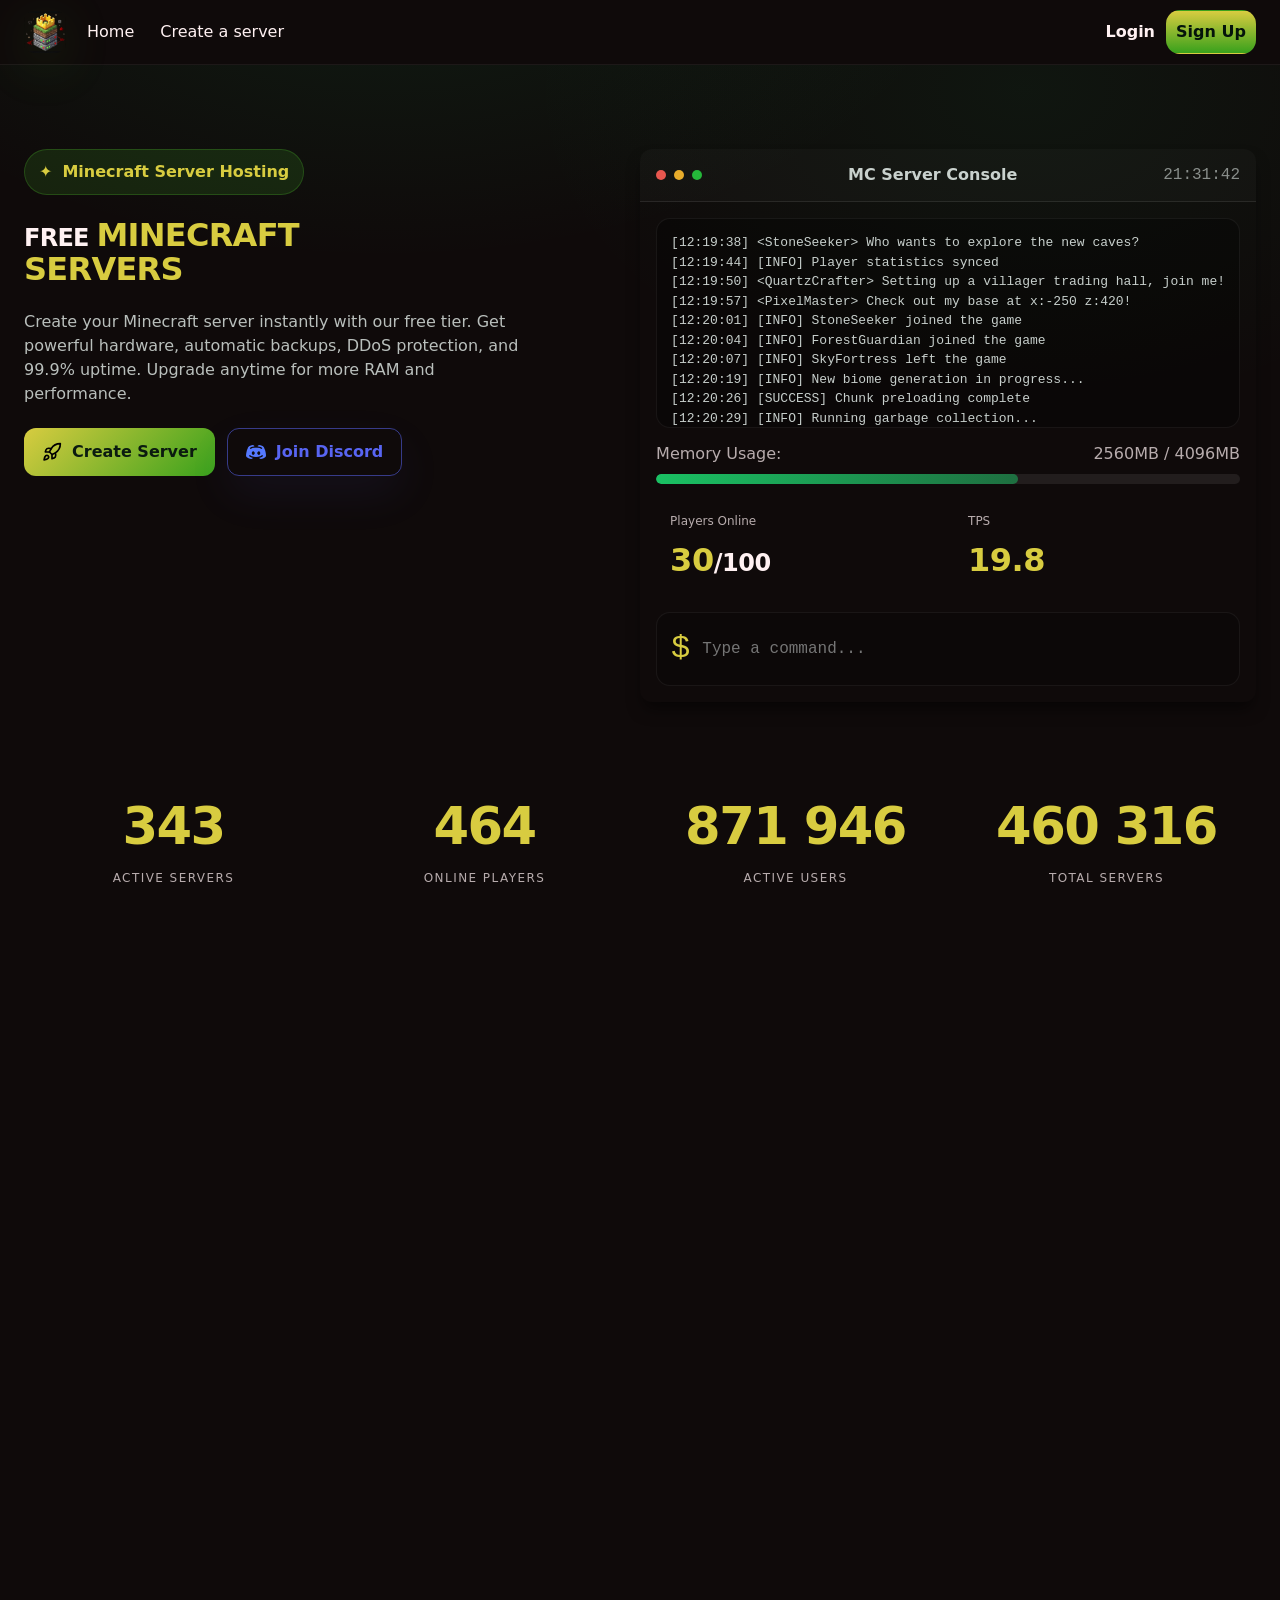
<file: index.html>
<!doctype html>
<html lang="en">
<head>
    <meta charset="UTF-8" />
    <meta name="viewport" content="width=device-width,initial-scale=1.0" />
    <title>Free Minecraft Servers — Launch in 60 seconds</title>
    <meta name="description" content="Start a Minecraft server instantly with a free tier. Premium hardware, backups, DDoS protection, and 99.9% uptime." />

    <link rel="icon" type="image/svg+xml" href="assets/icons/logo.svg">

    <link rel="stylesheet" href="./css/reset.css" />
    <link rel="stylesheet" href="./css/variables.css" />
    <link rel="stylesheet" href="./css/global.css" />
    <link rel="stylesheet" href="./css/components.css" />
    <link rel="stylesheet" href="./css/home.css" />

    <script src="./js/main.js" defer></script>
    <script src="./js/pricing.js" defer></script>
    <script src="./js/slider.js" defer></script>
</head>

<body>
<header class="topbar" data-topbar>
    <nav class="container topbar__inner">

        <a class="brand" href="./" aria-label="Home">
            <img class="brand__logo" src="assets/icons/logo.svg" alt="Logo" />
        </a>

        <nav class="nav" data-nav aria-label="Main navigation">
            <a class="nav__link" href="./">Home</a>
            <a class="nav__link" href="pages/create-server.html">Create a server</a>

            <div class="nav__dropdown" data-dropdown>
                <div class="nav__menu" data-dropdown-menu>
                    <a class="nav__item" href="pages/members.html">
                        <img class="nav__icon" src="assets/icons/users.svg" alt="" aria-hidden="true">
                        Members
                    </a>

                    <a class="nav__item" href="#server-list">
                        <img class="nav__icon" src="assets/icons/list.svg" alt="" aria-hidden="true">
                        Server List
                    </a>

                    <a class="nav__item" href="#search">
                        <img class="nav__icon" src="assets/icons/search.svg" alt="" aria-hidden="true">
                        Search
                    </a>
                </div>
            </div>
        </nav>

        <div class="topbar__actions">
            <a class="btn btn--ghost" href="pages/login.html">Login</a>
            <a class="btn btn--primary topbar__signup" href="pages/signup.html">Sign Up</a>
        </div>

        <button class="burger" type="button" aria-label="Open menu" aria-expanded="false" data-burger>
            <span></span><span></span><span></span>
        </button>
    </nav>
</header>

<div class="mnav" data-mobile-menu aria-hidden="true">
    <div class="mnav__panel" role="dialog" aria-modal="true" aria-label="Menu">
        <div class="mnav__top">
            <a class="brand" href="./" aria-label="Home">
                <img class="brand__logo" src="assets/icons/logo.svg" alt="Logo" />
            </a>
            <button class="mnav__close" type="button" aria-label="Close menu" data-mobile-close>✕</button>
        </div>

        <nav class="mnav__links" aria-label="Mobile navigation">
            <a class="mnav__link is-active" href="./">Home</a>
            <a class="mnav__link" href="pages/create-server.html">Create a server</a>
        </nav>

        <div class="mnav__bottom">
            <a class="mnav__btn mnav__btn--ghost" href="./pages/login.html">Login</a>
            <a class="mnav__btn mnav__btn--primary" href="./pages/signup.html">Sign Up</a>
        </div>
    </div>
</div>

<main>
    <section class="hero">
        <div class="container hero__grid">
            <div class="hero__left">
                <div class="badge">
                    <span class="badge__icon" aria-hidden="true">✦</span>
                    <span>Minecraft Server Hosting</span>
                </div>

                <h1 class="hero__title">
                    FREE <span class="accent">MINECRAFT<br> SERVERS</span>
                </h1>

                <p class="hero__desc">
                    Create your Minecraft server instantly with our free tier. Get<br> powerful hardware, automatic backups,
                    DDoS protection, and<br> 99.9% uptime. Upgrade anytime for more RAM and<br> performance.
                </p>

                <div class="hero__cta" id="create">
                    <a class="btn btn--create btn--lg" href="pages/create-server.html">
                        <img class="btn__icon btn__icon--rocket" src="assets/icons/rocket.svg" alt="Create Server" aria-hidden="true">
                        Create Server
                    </a>
                    <a class="btn btn--discord btn--lg" href="#" data-discord-link>
                        <img class="btn__icon btn__icon--discord" src="assets/icons/discord.png" alt="discord" aria-hidden="true">
                        Join Discord
                    </a>
                </div>
            </div>

            <div class="hero__right">
                <section class="console card">
                    <div class="console__top">
                        <div class="traffic" aria-hidden="true">
                            <span class="dot dot--r"></span>
                            <span class="dot dot--y"></span>
                            <span class="dot dot--g"></span>
                        </div>
                        <div class="console__title">MC Server Console</div>
                        <div class="console__time" data-clock>12:20:29</div>
                    </div>

                    <div class="console__screen">
            <pre class="console__log" aria-label="Console log">
[12:19:38] &lt;StoneSeeker&gt; Who wants to explore the new caves?
[12:19:44] [INFO] Player statistics synced
[12:19:50] &lt;QuartzCrafter&gt; Setting up a villager trading hall, join me!
[12:19:57] &lt;PixelMaster&gt; Check out my base at x:-250 z:420!
[12:20:01] [INFO] StoneSeeker joined the game
[12:20:04] [INFO] ForestGuardian joined the game
[12:20:07] [INFO] SkyFortress left the game
[12:20:19] [INFO] New biome generation in progress...
[12:20:26] [SUCCESS] Chunk preloading complete
[12:20:29] [INFO] Running garbage collection...</pre>

                        <div class="console__meter">
                            <div class="console__meterRow">
                                <span class="muted">Memory Usage:</span>
                                <span class="muted">2560MB / 4096MB</span>
                            </div>
                            <div class="bar" role="progressbar" aria-valuenow="62" aria-valuemin="0" aria-valuemax="100">
                                <span class="bar__fill" style="width:62%"></span>
                            </div>
                        </div>

                        <div class="console__stats">
                            <div class="mini card">
                                <div class="mini__label muted">Players Online</div>
                                <div class="mini__value"><span class="accent">30</span>/100</div>
                            </div>
                            <div class="mini card">
                                <div class="mini__label muted">TPS</div>
                                <div class="mini__value"><span class="accent">19.8</span></div>
                            </div>
                        </div>

                        <div class="console__cmd">
                            <span class="accent">$</span>
                            <input class="console__input" type="text" placeholder="Type a command..." disabled />
                        </div>
                    </div>
                </section>
            </div>
        </div>
    </section>

    <section class="stats">
        <div class="container stats__grid">
            <div class="stat">
                <div class="stat__num accent">343</div>
                <div class="stat__label muted">ACTIVE SERVERS</div>
            </div>
            <div class="stat">
                <div class="stat__num accent">464</div>
                <div class="stat__label muted">ONLINE PLAYERS</div>
            </div>
            <div class="stat">
                <div class="stat__num accent">871 946</div>
                <div class="stat__label muted">ACTIVE USERS</div>
            </div>
            <div class="stat">
                <div class="stat__num accent">460 316</div>
                <div class="stat__label muted">TOTAL SERVERS</div>
            </div>
        </div>
    </section>

    <section class="section" id="features">
        <div class="container">
            <div class="section__head">
                <h2>Why Choose <span class="accent">Minecraft Servers</span>?</h2>
                <p class="muted">Premium hardware, instant setup, and an unbeatable free tier.</p>
            </div>

            <div class="grid grid--3">
                <article class="feature card">
                    <img class="feature__icon" src="assets/icons/cpu.svg" alt="processor" aria-hidden="true">
                    <h3>Premium Hardware & Free Tier</h3>
                    <p class="muted">
                        Start free with solid RAM and auto-start tech — upgrade later for NVMe and more power.
                    </p>
                </article>

                <article class="feature card">
                    <img class="feature__icon" src="assets/icons/cloud-lightning.svg" alt="lightning" aria-hidden="true">
                    <h3>Instant Setup & One-Click Everything</h3>
                    <p class="muted">
                        Servers ready in under 60 seconds. Install plugins, modpacks, and switch versions with one click.
                    </p>
                </article>

                <article class="feature card">
                    <img class="feature__icon" src="assets/icons/shield-check.svg" alt="shield-check" aria-hidden="true">
                    <h3>Security & 24/7 Support</h3>
                    <p class="muted">
                        DDoS protection, automated backups, and support around the clock (Discord).
                    </p>
                </article>
            </div>

        </div>
    </section>

    <section class="section" id="pricing">
        <div class="container">
            <div class="section__head">
                <h2>Minecraft Server <span class="accent">Hosting Plans</span></h2>
                <p class="muted">Start with free or choose a premium plan. No hidden fees.</p>
            </div>

            <section
                    class="pricing"
                    data-pricing
                    data-base-period="weekly"
                    data-monthly-discount="0.15"
                    data-quarterly-discount="0.25"
                    data-yearly-discount="0.35"
                    data-default-billing="yearly"
            >
                <div class="billing" role="tablist" aria-label="Billing cycle">
                    <button class="pill" type="button" data-billing="weekly" role="tab" aria-selected="false">
                        Weekly <span class="muted"></span>
                    </button>

                    <button class="pill" type="button" data-billing="monthly" role="tab" aria-selected="false">
                        Monthly <span class="muted">-15%</span>
                    </button>

                    <button class="pill" type="button" data-billing="quarterly" role="tab" aria-selected="false">
                        Quarterly <span class="muted">-25%</span>
                    </button>

                    <button class="pill" type="button" data-billing="yearly" role="tab" aria-selected="false">
                        Yearly <span class="muted">-35%</span>
                    </button>
                </div>

                <div class="grid grid--3 pricing">
                    <article class="plan card">
                        <div class="plan__top">
                            <div class="plan__name">Bat</div>
                            <div class="plan__hint muted">Auto-Sleep When Idle</div>
                        </div>

                        <div class="plan__price">
                            <div class="plan__value accent">Free</div>
                        </div>

                        <ul class="plan__list">
                            <li><strong>4 GB</strong> <span class="muted">Standard RAM</span></li>
                            <li><strong>10 GB</strong> <span class="muted">SSD Storage</span></li>
                            <li><strong>8 Players</strong> <span class="muted">Recommended</span></li>
                            <li><strong>Multi-Core</strong> <span class="muted">Processing Power</span></li>
                        </ul>

                        <a class="btn btn--primary w100" href="#">Create Server</a>
                    </article>

                    <article class="plan card card--glow" data-plan data-base-price="6">
                        <div class="plan__top">
                            <div class="plan__name">Wolf</div>
                            <div class="plan__hint muted">24/7 Always Online</div>
                        </div>

                        <div class="plan__price">
                            <div class="plan__value">
                                <span class="accent">$</span><span class="accent" data-price>—</span>
                                <span class="muted" data-price-suffix>/mo</span>
                            </div>
                        </div>

                        <ul class="plan__list">
                            <li><strong>8 GB</strong> <span class="muted">RAM</span></li>
                            <li><strong>25 GB</strong> <span class="muted">SSD</span></li>
                            <li><strong>Backups</strong> <span class="muted">Daily</span></li>
                            <li><strong>DDoS</strong> <span class="muted">Protection</span></li>
                        </ul>

                        <a class="btn btn--primary w100" href="#">Create Server</a>
                    </article>

                    <article class="plan card" data-plan data-base-price="12">
                        <div class="plan__top">
                            <div class="plan__name">Dragon</div>
                            <div class="plan__hint muted">24/7 Always Online</div>
                        </div>

                        <div class="plan__price">
                            <div class="plan__value">
                                <span class="accent">$</span><span class="accent" data-price>—</span>
                                <span class="muted" data-price-suffix>/mo</span>
                            </div>
                        </div>

                        <ul class="plan__list">
                            <li><strong>16 GB</strong> <span class="muted">RAM</span></li>
                            <li><strong>60 GB</strong> <span class="muted">SSD / NVMe</span></li>
                            <li><strong>Priority</strong> <span class="muted">Support</span></li>
                            <li><strong>Advanced</strong> <span class="muted">Options</span></li>
                        </ul>

                        <a class="btn btn--primary w100" href="#">Create Server</a>
                    </article>
                </div>
            </section>
        </div>
    </section>

    <section class="section" id="reviews">
        <div class="container">
            <div class="section__head">
                <h2>Minecraft Hosting <span class="accent">Reviews</span></h2>
                <p class="muted">Real feedback from players worldwide.</p>
            </div>

            <div class="review card">
                <button class="review__nav review__nav--l" type="button" aria-label="Previous review" data-review-prev>
                    <img class="nav__icon" src="./assets/icons/chevron-up.svg" alt="Previous"></button>

                <div class="review__body">
                    <div class="review__stars" aria-hidden="true">★★★★★</div>
                    <p class="review__text" data-review-text>
                        One of the best hosting services I’ve used. The panel is simple, and the free tier is great for friends.
                    </p>
                    <div class="review__meta">
                        <div class="review__name" data-review-name>Parth Sharma</div>
                        <div class="review__country review__country--accent" data-review-country>India</div>
                    </div>

                    <div class="dots" aria-label="Review dots" data-review-dots>
                        <span class="dots__active"></span>
                        <span class="dot"></span>
                        <span class="dot"></span>
                        <span class="dot"></span>
                        <span class="dot"></span>
                    </div>
                </div>

                <button class="review__nav review__nav--r" type="button" aria-label="Next review" data-review-next>
                    <img class="nav__icon" src="./assets/icons/chevron-up.svg" alt="Next"></button>
            </div>
        </div>
    </section>

    <section class="section" id="faq">
        <div class="container">
            <div class="section__head">
                <h2>Got Questions? <span class="accent">We’ve Got Answers</span></h2>
                <p class="muted">Can’t find what you’re looking for? Contact support below.</p>
            </div>

            <div class="faq">
                <details class="faq__item card">
                    <summary class="faq__a">
                        How quickly can I get my server running?
                        <span class="faq__caret" aria-hidden="true">
                <img src="assets/icons/chevron-up.svg" alt="">
            </span>
                    </summary>
                    <p class="faq__text muted">Usually under 60 seconds after setup. (We’ll tune the real number later.)</p>
                </details>

                <details class="faq__item card">
                    <summary class="faq__a">
                        Can I upgrade or downgrade my plan later?
                        <span class="faq__caret" aria-hidden="true">
                <img src="assets/icons/chevron-up.svg" alt="">
            </span>
                    </summary>
                    <p class="faq__text muted">Yes — upgrade anytime. Downgrade when you don’t need extra resources.</p>
                </details>

                <details class="faq__item card">
                    <summary class="faq__a">
                        Is DDoS protection included?
                        <span class="faq__caret" aria-hidden="true">
                <img src="assets/icons/chevron-up.svg" alt="">
            </span>
                    </summary>
                    <p class="faq__text muted">Yes, protection is included for all plans.</p>
                </details>

                <details class="faq__item card">
                    <summary class="faq__a">
                        Can I install mods and plugins?
                        <span class="faq__caret" aria-hidden="true">
                <img src="assets/icons/chevron-up.svg" alt="">
            </span>
                    </summary>
                    <p class="faq__text muted">Yes — we support popular server types.</p>
                </details>

                <details class="faq__item card">
                    <summary class="faq__a">
                        What payment methods do you accept?
                        <span class="faq__caret" aria-hidden="true">
                <img src="assets/icons/chevron-up.svg" alt="">
            </span>
                    </summary>
                    <p class="faq__text muted">We’ll add Stripe/PayPal info later. For now this is placeholder copy.</p>
                </details>
            </div>

            <div class="faq__support">
                <div class="muted">Still have questions?</div>
                <a class="link" href="#" data-discord-link>Contact our support team →</a>
            </div>
        </div>
    </section>

    <section class="cta">
        <div class="container cta__inner card">
            <h2>Ready to Start Your <span class="accent">Minecraft Server</span>?</h2>
            <p class="muted">
                Join thousands of satisfied customers and start free or go premium.
            </p>
            <div class="cta__buttons">
                <a class="btn btn--create btn--lg" href="pages/create-server.html">
                    <img class="btn__icon btn__icon--rocket" src="./assets/icons/rocket.svg" alt="Create Server" aria-hidden="true">
                    Create Server
                </a>
                <a class="btn btn--discord btn--lg" href="#" data-discord-link>
                    <img class="btn__icon btn__icon--discord" src="assets/icons/discord.png" alt="discord" aria-hidden="true">
                    <span>Join Discord</span>
                </a>
            </div>
        </div>
    </section>
</main>

<footer class="footer">
    <div class="container footer__grid">
        <div class="footer__brand">
            <div class="footer__logoRow">
                <img class="brand__logo" src="assets/icons/logo.svg" alt="Logo" />
                <span class="footer__brandName">MCServerHost</span>
            </div>

            <p class="footer__desc">
                Premium Minecraft server hosting with exceptional performance, reliability, and 24/7 support.
            </p>

            <div class="footer__social">
                <a class="footer__icon" href="#" aria-label="TikTok">
                    <img class="btn__icon" src="assets/icons/tiktok.png" alt="tiktok" aria-hidden="true">
                </a>
                <a class="footer__icon" href="#" aria-label="Twitter">
                    <img class="btn__icon" src="assets/icons/twitter.png" alt="twitter" aria-hidden="true">
                </a>
                <a class="footer__icon" href="#" aria-label="Discord">
                    <img class="btn__icon" src="assets/icons/discord.png" alt="discord" aria-hidden="true">
                </a>
            </div>
        </div>

        <div class="footer__col">
            <div class="footer__title">Services</div>
            <a class="footer__link" href="#">Minecraft Hosting</a>
            <a class="footer__link" href="#">Free Minecraft Hosting</a>
            <a class="footer__link" href="#">Account Area</a>
            <a class="footer__link" href="#">Server Dashboard</a>
        </div>

        <div class="footer__col">
            <div class="footer__title">Community</div>
            <a class="footer__link" href="#">Community Forums</a>
            <a class="footer__link" href="#">Minecraft Server List</a>
            <a class="footer__link" href="#">Member List</a>
        </div>

        <div class="footer__col">
            <div class="footer__title">Resources</div>
            <a class="footer__link" href="#">Careers</a>
            <a class="footer__link" href="#">Downloads</a>
            <a class="footer__link" href="#">Service Status</a>
            <a class="footer__link" href="#">Terms of Service</a>
            <a class="footer__link" href="#">Privacy Policy</a>
        </div>
    </div>

    <div class="container footer__bottom">
        <div class="footer__line"></div>
        <div class="footer__copy">© 2026 MCServerHost. All rights reserved.</div>
    </div>
</footer>

<div id="login" hidden></div>
<div id="signup" hidden></div>
</body>
</html>
</file>
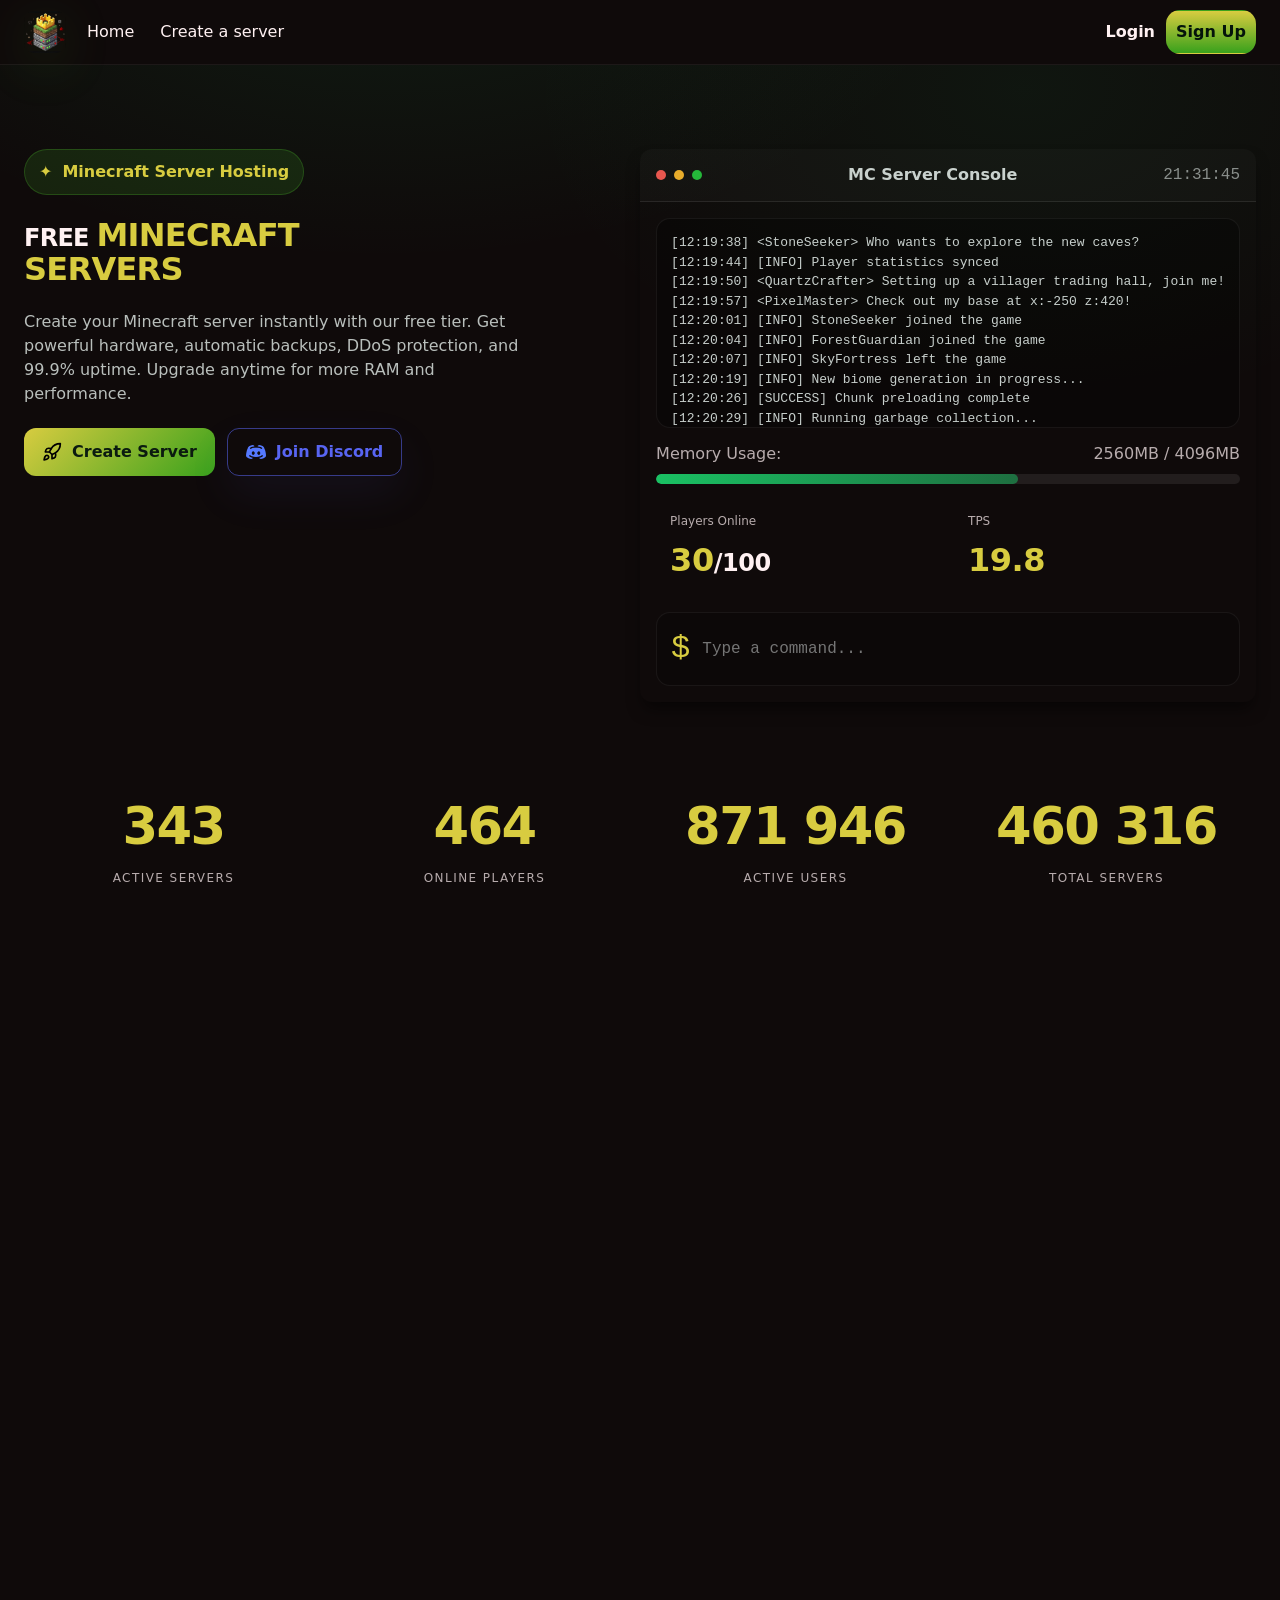
<file: TEST_BUILD/panel/public/component-site/index.html>
<!doctype html>
<html lang="en">
<head>
    <meta charset="UTF-8" />
    <meta name="viewport" content="width=device-width,initial-scale=1.0" />
    <title>Free Minecraft Servers — Launch in 60 seconds</title>
    <meta name="description" content="Start a Minecraft server instantly with a free tier. Premium hardware, backups, DDoS protection, and 99.9% uptime." />

    <link rel="icon" type="image/svg+xml" href="assets/icons/logo.svg">

    <link rel="stylesheet" href="css/reset.css" />
    <link rel="stylesheet" href="css/variables.css" />
    <link rel="stylesheet" href="css/global.css" />
    <link rel="stylesheet" href="css/components.css" />
    <link rel="stylesheet" href="css/home.css" />

    <script src="js/main.js" defer></script>
    <script src="js/pricing.js" defer></script>
    <script src="js/slider.js" defer></script>
</head>

<body>
<header class="topbar" data-topbar>
    <nav class="container topbar__inner">

        <a class="brand" href="./index.html" aria-label="Home">
            <img class="brand__logo" src="assets/icons/logo.svg" alt="Logo" />
        </a>

        <nav class="nav" data-nav aria-label="Main navigation">
            <a class="nav__link" href="./index.html">Home</a>
            <a class="nav__link" href="pages/create-server.html">Create a server</a>
        
            <div class="topbar__actions">
                <a class="btn btn--ghost" href="pages/login.html">Login</a>
                <a class="btn btn--primary topbar__signup" href="pages/signup.html">Sign Up</a>
            </div>
        </nav>

        <button class="burger" type="button" aria-label="Open menu" aria-expanded="false" data-burger>
            <span></span><span></span><span></span>
        </button>

    </nav>
</header>

<div class="mnav" data-mobile-menu aria-hidden="true">
    <div class="mnav__panel" role="dialog" aria-modal="true" aria-label="Menu">
        <div class="mnav__top">
            <a class="brand" href="./index.html" aria-label="Home">
                <img class="brand__logo" src="assets/icons/logo.svg" alt="Logo" />
            </a>
            <button class="mnav__close" type="button" aria-label="Close menu" data-mobile-close>✕</button>
        </div>

        <nav class="mnav__links" aria-label="Mobile navigation">
            <a class="mnav__link is-active" href="./index.html">Home</a>
            <a class="mnav__link" href="pages/create-server.html">Create a server</a>
        </nav>

        <div class="mnav__bottom">
            <a class="mnav__btn mnav__btn--ghost" href="./pages/login.html">Login</a>
            <a class="mnav__btn mnav__btn--primary" href="./pages/signup.html">Sign Up</a>
        </div>
    </div>
</div>

<main>
    <section class="hero">
        <div class="container hero__grid">
            <div class="hero__left">
                <div class="badge">
                    <span class="badge__icon" aria-hidden="true">✦</span>
                    <span>Minecraft Server Hosting</span>
                </div>

                <h1 class="hero__title">
                    FREE <span class="accent">MINECRAFT<br> SERVERS</span>
                </h1>

                <p class="hero__desc">
                    Create your Minecraft server instantly with our free tier. Get<br> powerful hardware, automatic backups,
                    DDoS protection, and<br> 99.9% uptime. Upgrade anytime for more RAM and<br> performance.
                </p>

                <div class="hero__cta" id="create">
                    <a class="btn btn--create btn--lg" href="pages/create-server.html">
                        <img class="btn__icon btn__icon--rocket" src="assets/icons/rocket.svg" alt="Create Server" aria-hidden="true">
                        Create Server
                    </a>
                    <a class="btn btn--discord btn--lg" href="#" data-discord-link>
                        <img class="btn__icon btn__icon--discord" src="assets/icons/discord.png" alt="discord" aria-hidden="true">
                        Join Discord
                    </a>
                </div>
            </div>

            <div class="hero__right">
                <section class="console card">
                    <div class="console__top">
                        <div class="traffic" aria-hidden="true">
                            <span class="dot dot--r"></span>
                            <span class="dot dot--y"></span>
                            <span class="dot dot--g"></span>
                        </div>
                        <div class="console__title">MC Server Console</div>
                        <div class="console__time" data-clock>12:20:29</div>
                    </div>

                    <div class="console__screen">
            <pre class="console__log" aria-label="Console log">
[12:19:38] &lt;StoneSeeker&gt; Who wants to explore the new caves?
[12:19:44] [INFO] Player statistics synced
[12:19:50] &lt;QuartzCrafter&gt; Setting up a villager trading hall, join me!
[12:19:57] &lt;PixelMaster&gt; Check out my base at x:-250 z:420!
[12:20:01] [INFO] StoneSeeker joined the game
[12:20:04] [INFO] ForestGuardian joined the game
[12:20:07] [INFO] SkyFortress left the game
[12:20:19] [INFO] New biome generation in progress...
[12:20:26] [SUCCESS] Chunk preloading complete
[12:20:29] [INFO] Running garbage collection...</pre>

                        <div class="console__meter">
                            <div class="console__meterRow">
                                <span class="muted">Memory Usage:</span>
                                <span class="muted">2560MB / 4096MB</span>
                            </div>
                            <div class="bar" role="progressbar" aria-valuenow="62" aria-valuemin="0" aria-valuemax="100">
                                <span class="bar__fill" style="width:62%"></span>
                            </div>
                        </div>

                        <div class="console__stats">
                            <div class="mini card">
                                <div class="mini__label muted">Players Online</div>
                                <div class="mini__value"><span class="accent">30</span>/100</div>
                            </div>
                            <div class="mini card">
                                <div class="mini__label muted">TPS</div>
                                <div class="mini__value"><span class="accent">19.8</span></div>
                            </div>
                        </div>

                        <div class="console__cmd">
                            <span class="accent">$</span>
                            <input class="console__input" type="text" placeholder="Type a command..." disabled />
                        </div>
                    </div>
                </section>
            </div>
        </div>
    </section>

    <section class="stats">
        <div class="container stats__grid">
            <div class="stat">
                <div class="stat__num accent">343</div>
                <div class="stat__label muted">ACTIVE SERVERS</div>
            </div>
            <div class="stat">
                <div class="stat__num accent">464</div>
                <div class="stat__label muted">ONLINE PLAYERS</div>
            </div>
            <div class="stat">
                <div class="stat__num accent">871 946</div>
                <div class="stat__label muted">ACTIVE USERS</div>
            </div>
            <div class="stat">
                <div class="stat__num accent">460 316</div>
                <div class="stat__label muted">TOTAL SERVERS</div>
            </div>
        </div>
    </section>

    <section class="section" id="features">
        <div class="container">
            <div class="section__head">
                <h2>Why Choose <span class="accent">Minecraft Servers</span>?</h2>
                <p class="muted">Premium hardware, instant setup, and an unbeatable free tier.</p>
            </div>

            <div class="grid grid--3">
                <article class="feature card">
                    <img class="feature__icon" src="assets/icons/cpu.svg" alt="processor" aria-hidden="true">
                    <h3>Premium Hardware & Free Tier</h3>
                    <p class="muted">
                        Start free with solid RAM and auto-start tech — upgrade later for NVMe and more power.
                    </p>
                </article>

                <article class="feature card">
                    <img class="feature__icon" src="assets/icons/cloud-lightning.svg" alt="lightning" aria-hidden="true">
                    <h3>Instant Setup & One-Click Everything</h3>
                    <p class="muted">
                        Servers ready in under 60 seconds. Install plugins, modpacks, and switch versions with one click.
                    </p>
                </article>

                <article class="feature card">
                    <img class="feature__icon" src="assets/icons/shield-check.svg" alt="shield-check" aria-hidden="true">
                    <h3>Security & 24/7 Support</h3>
                    <p class="muted">
                        DDoS protection, automated backups, and support around the clock (Discord).
                    </p>
                </article>
            </div>

        </div>
    </section>

    <section class="section" id="pricing">
        <div class="container">
            <div class="section__head">
                <h2>Minecraft Server <span class="accent">Hosting Plans</span></h2>
                <p class="muted">Start with free or choose a premium plan. No hidden fees.</p>
            </div>

            <section
                    class="pricing"
                    data-pricing
                    data-base-period="weekly"
                    data-monthly-discount="0.15"
                    data-quarterly-discount="0.25"
                    data-yearly-discount="0.35"
                    data-default-billing="yearly"
            >
                <div class="billing" role="tablist" aria-label="Billing cycle">
                    <button class="pill" type="button" data-billing="weekly" role="tab" aria-selected="false">
                        Weekly <span class="muted"></span>
                    </button>

                    <button class="pill" type="button" data-billing="monthly" role="tab" aria-selected="false">
                        Monthly <span class="muted">-15%</span>
                    </button>

                    <button class="pill" type="button" data-billing="quarterly" role="tab" aria-selected="false">
                        Quarterly <span class="muted">-25%</span>
                    </button>

                    <button class="pill" type="button" data-billing="yearly" role="tab" aria-selected="false">
                        Yearly <span class="muted">-35%</span>
                    </button>
                </div>

                <div class="grid grid--3 pricing">
                    <article class="plan card">
                        <div class="plan__top">
                            <div class="plan__name">Bat</div>
                            <div class="plan__hint muted">Auto-Sleep When Idle</div>
                        </div>

                        <div class="plan__price">
                            <div class="plan__value accent">Free</div>
                        </div>

                        <ul class="plan__list">
                            <li><strong>4 GB</strong> <span class="muted">Standard RAM</span></li>
                            <li><strong>10 GB</strong> <span class="muted">SSD Storage</span></li>
                            <li><strong>8 Players</strong> <span class="muted">Recommended</span></li>
                            <li><strong>Multi-Core</strong> <span class="muted">Processing Power</span></li>
                        </ul>

                        <a class="btn btn--primary w100" href="#">Create Server</a>
                    </article>

                    <article class="plan card card--glow" data-plan data-base-price="6">
                        <div class="plan__top">
                            <div class="plan__name">Wolf</div>
                            <div class="plan__hint muted">24/7 Always Online</div>
                        </div>

                        <div class="plan__price">
                            <div class="plan__value">
                                <span class="accent">$</span><span class="accent" data-price>—</span>
                                <span class="muted" data-price-suffix>/mo</span>
                            </div>
                        </div>

                        <ul class="plan__list">
                            <li><strong>8 GB</strong> <span class="muted">RAM</span></li>
                            <li><strong>25 GB</strong> <span class="muted">SSD</span></li>
                            <li><strong>Backups</strong> <span class="muted">Daily</span></li>
                            <li><strong>DDoS</strong> <span class="muted">Protection</span></li>
                        </ul>

                        <a class="btn btn--primary w100" href="#">Create Server</a>
                    </article>

                    <article class="plan card" data-plan data-base-price="12">
                        <div class="plan__top">
                            <div class="plan__name">Dragon</div>
                            <div class="plan__hint muted">24/7 Always Online</div>
                        </div>

                        <div class="plan__price">
                            <div class="plan__value">
                                <span class="accent">$</span><span class="accent" data-price>—</span>
                                <span class="muted" data-price-suffix>/mo</span>
                            </div>
                        </div>

                        <ul class="plan__list">
                            <li><strong>16 GB</strong> <span class="muted">RAM</span></li>
                            <li><strong>60 GB</strong> <span class="muted">SSD / NVMe</span></li>
                            <li><strong>Priority</strong> <span class="muted">Support</span></li>
                            <li><strong>Advanced</strong> <span class="muted">Options</span></li>
                        </ul>

                        <a class="btn btn--primary w100" href="#">Create Server</a>
                    </article>
                </div>
            </section>
        </div>
    </section>

    <section class="section" id="reviews">
        <div class="container">
            <div class="section__head">
                <h2>Minecraft Hosting <span class="accent">Reviews</span></h2>
                <p class="muted">Real feedback from players worldwide.</p>
            </div>

            <div class="review card">
                <button class="review__nav review__nav--l" type="button" aria-label="Previous review" data-review-prev>
                    <img class="nav__icon" src="./assets/icons/chevron-up.svg" alt="Previous"></button>

                <div class="review__body">
                    <div class="review__stars" aria-hidden="true">★★★★★</div>
                    <p class="review__text" data-review-text>
                        One of the best hosting services I’ve used. The panel is simple, and the free tier is great for friends.
                    </p>
                    <div class="review__meta">
                        <div class="review__name" data-review-name>Parth Sharma</div>
                        <div class="review__country review__country--accent" data-review-country>India</div>
                    </div>

                    <div class="dots" aria-label="Review dots" data-review-dots>
                        <span class="dots__active"></span>
                        <span class="dot"></span>
                        <span class="dot"></span>
                        <span class="dot"></span>
                        <span class="dot"></span>
                    </div>
                </div>

                <button class="review__nav review__nav--r" type="button" aria-label="Next review" data-review-next>
                    <img class="nav__icon" src="./assets/icons/chevron-up.svg" alt="Next"></button>
            </div>
        </div>
    </section>

    <section class="section" id="faq">
        <div class="container">
            <div class="section__head">
                <h2>Got Questions? <span class="accent">We’ve Got Answers</span></h2>
                <p class="muted">Can’t find what you’re looking for? Contact support below.</p>
            </div>

            <div class="faq">
                <details class="faq__item card">
                    <summary class="faq__a">
                        How quickly can I get my server running?
                        <span class="faq__caret" aria-hidden="true">
                <img src="assets/icons/chevron-up.svg" alt="">
            </span>
                    </summary>
                    <p class="faq__text muted">Usually under 60 seconds after setup. (We’ll tune the real number later.)</p>
                </details>

                <details class="faq__item card">
                    <summary class="faq__a">
                        Can I upgrade or downgrade my plan later?
                        <span class="faq__caret" aria-hidden="true">
                <img src="assets/icons/chevron-up.svg" alt="">
            </span>
                    </summary>
                    <p class="faq__text muted">Yes — upgrade anytime. Downgrade when you don’t need extra resources.</p>
                </details>

                <details class="faq__item card">
                    <summary class="faq__a">
                        Is DDoS protection included?
                        <span class="faq__caret" aria-hidden="true">
                <img src="assets/icons/chevron-up.svg" alt="">
            </span>
                    </summary>
                    <p class="faq__text muted">Yes, protection is included for all plans.</p>
                </details>

                <details class="faq__item card">
                    <summary class="faq__a">
                        Can I install mods and plugins?
                        <span class="faq__caret" aria-hidden="true">
                <img src="assets/icons/chevron-up.svg" alt="">
            </span>
                    </summary>
                    <p class="faq__text muted">Yes — we support popular server types.</p>
                </details>

                <details class="faq__item card">
                    <summary class="faq__a">
                        What payment methods do you accept?
                        <span class="faq__caret" aria-hidden="true">
                <img src="assets/icons/chevron-up.svg" alt="">
            </span>
                    </summary>
                    <p class="faq__text muted">We’ll add Stripe/PayPal info later. For now this is placeholder copy.</p>
                </details>
            </div>

            <div class="faq__support">
                <div class="muted">Still have questions?</div>
                <a class="link" href="#" data-discord-link>Contact our support team →</a>
            </div>
        </div>
    </section>

    <section class="cta">
        <div class="container cta__inner card">
            <h2>Ready to Start Your <span class="accent">Minecraft Server</span>?</h2>
            <p class="muted">
                Join thousands of satisfied customers and start free or go premium.
            </p>
            <div class="cta__buttons">
                <a class="btn btn--create btn--lg" href="pages/create-server.html">
                    <img class="btn__icon btn__icon--rocket" src="./assets/icons/rocket.svg" alt="Create Server" aria-hidden="true">
                    Create Server
                </a>
                <a class="btn btn--discord btn--lg" href="#" data-discord-link>
                    <img class="btn__icon btn__icon--discord" src="assets/icons/discord.png" alt="discord" aria-hidden="true">
                    <span>Join Discord</span>
                </a>
            </div>
        </div>
    </section>
</main>

<footer class="footer">
    <div class="container footer__grid">
        <div class="footer__brand">
            <div class="footer__logoRow">
                <img class="brand__logo" src="assets/icons/logo.svg" alt="Logo" />
                <span class="footer__brandName">MCServerHost</span>
            </div>

            <p class="footer__desc">
                Premium Minecraft server hosting with exceptional performance, reliability, and 24/7 support.
            </p>

            <div class="footer__social">
                <a class="footer__icon" href="#" aria-label="TikTok">
                    <img class="btn__icon" src="assets/icons/tiktok.png" alt="tiktok" aria-hidden="true">
                </a>
                <a class="footer__icon" href="#" aria-label="Twitter">
                    <img class="btn__icon" src="assets/icons/twitter.png" alt="twitter" aria-hidden="true">
                </a>
                <a class="footer__icon" href="#" aria-label="Discord">
                    <img class="btn__icon" src="assets/icons/discord.png" alt="discord" aria-hidden="true">
                </a>
            </div>
        </div>

        <div class="footer__col">
            <div class="footer__title">Services</div>
            <a class="footer__link" href="#">Minecraft Hosting</a>
            <a class="footer__link" href="#">Free Minecraft Hosting</a>
            <a class="footer__link" href="#">Account Area</a>
            <a class="footer__link" href="#">Server Dashboard</a>
        </div>

        <div class="footer__col">
            <div class="footer__title">Community</div>
            <a class="footer__link" href="#">Community Forums</a>
            <a class="footer__link" href="#">Minecraft Server List</a>
            <a class="footer__link" href="#">Member List</a>
        </div>

        <div class="footer__col">
            <div class="footer__title">Resources</div>
            <a class="footer__link" href="#">Careers</a>
            <a class="footer__link" href="#">Downloads</a>
            <a class="footer__link" href="#">Service Status</a>
            <a class="footer__link" href="#">Terms of Service</a>
            <a class="footer__link" href="#">Privacy Policy</a>
        </div>
    </div>

    <div class="container footer__bottom">
        <div class="footer__line"></div>
        <div class="footer__copy">© 2026 MCServerHost. All rights reserved.</div>
    </div>
</footer>

<div id="login" hidden></div>
<div id="signup" hidden></div>
</body>
</html>
</file>
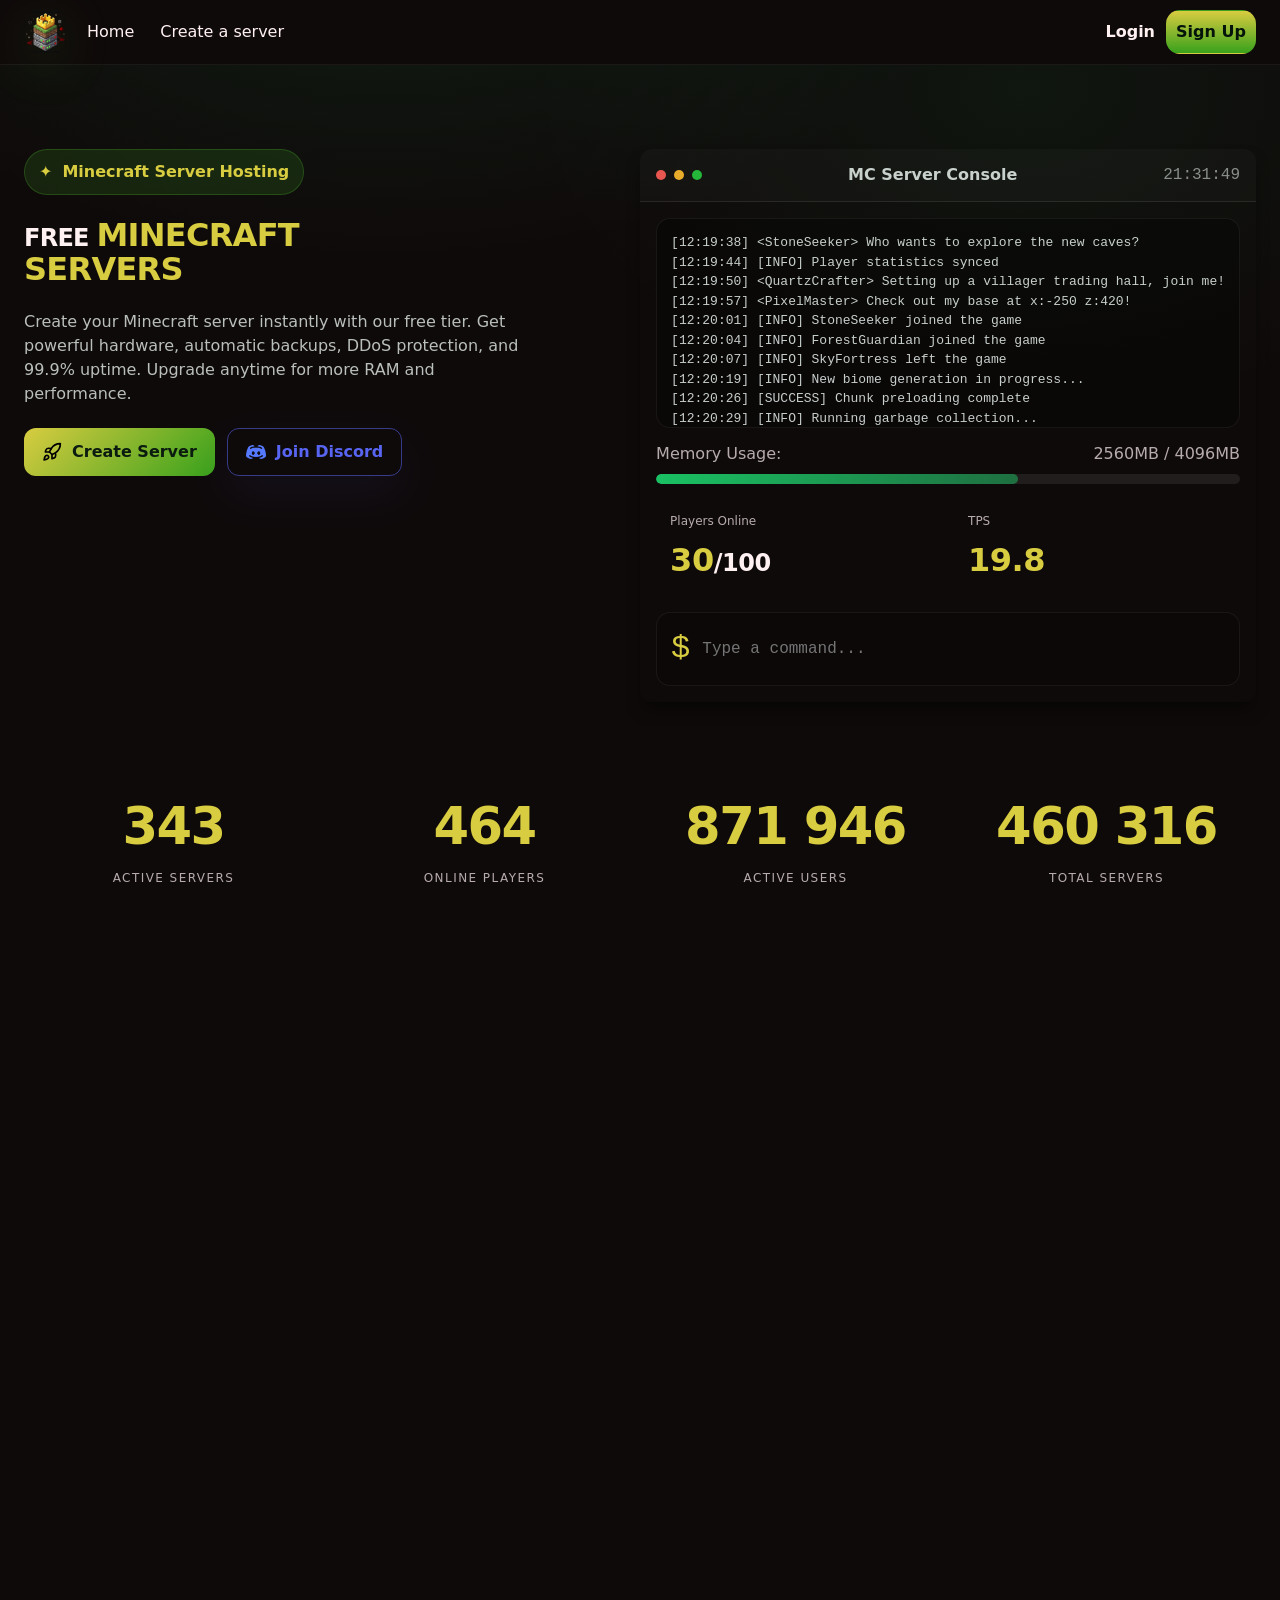
<file: TEST_BUILD/panel/public/component-site/pages/index.html>
<!doctype html>
<html lang="en">
<head>
  <meta charset="UTF-8" />
  <meta name="viewport" content="width=device-width, initial-scale=1.0" />
  <meta http-equiv="refresh" content="0; url=../index.html" />
  <title>Redirecting…</title>
  <script>location.replace("../index.html");</script>
</head>
<body>
  Redirecting to <a href="../index.html">home</a>…
</body>
</html>
</file>
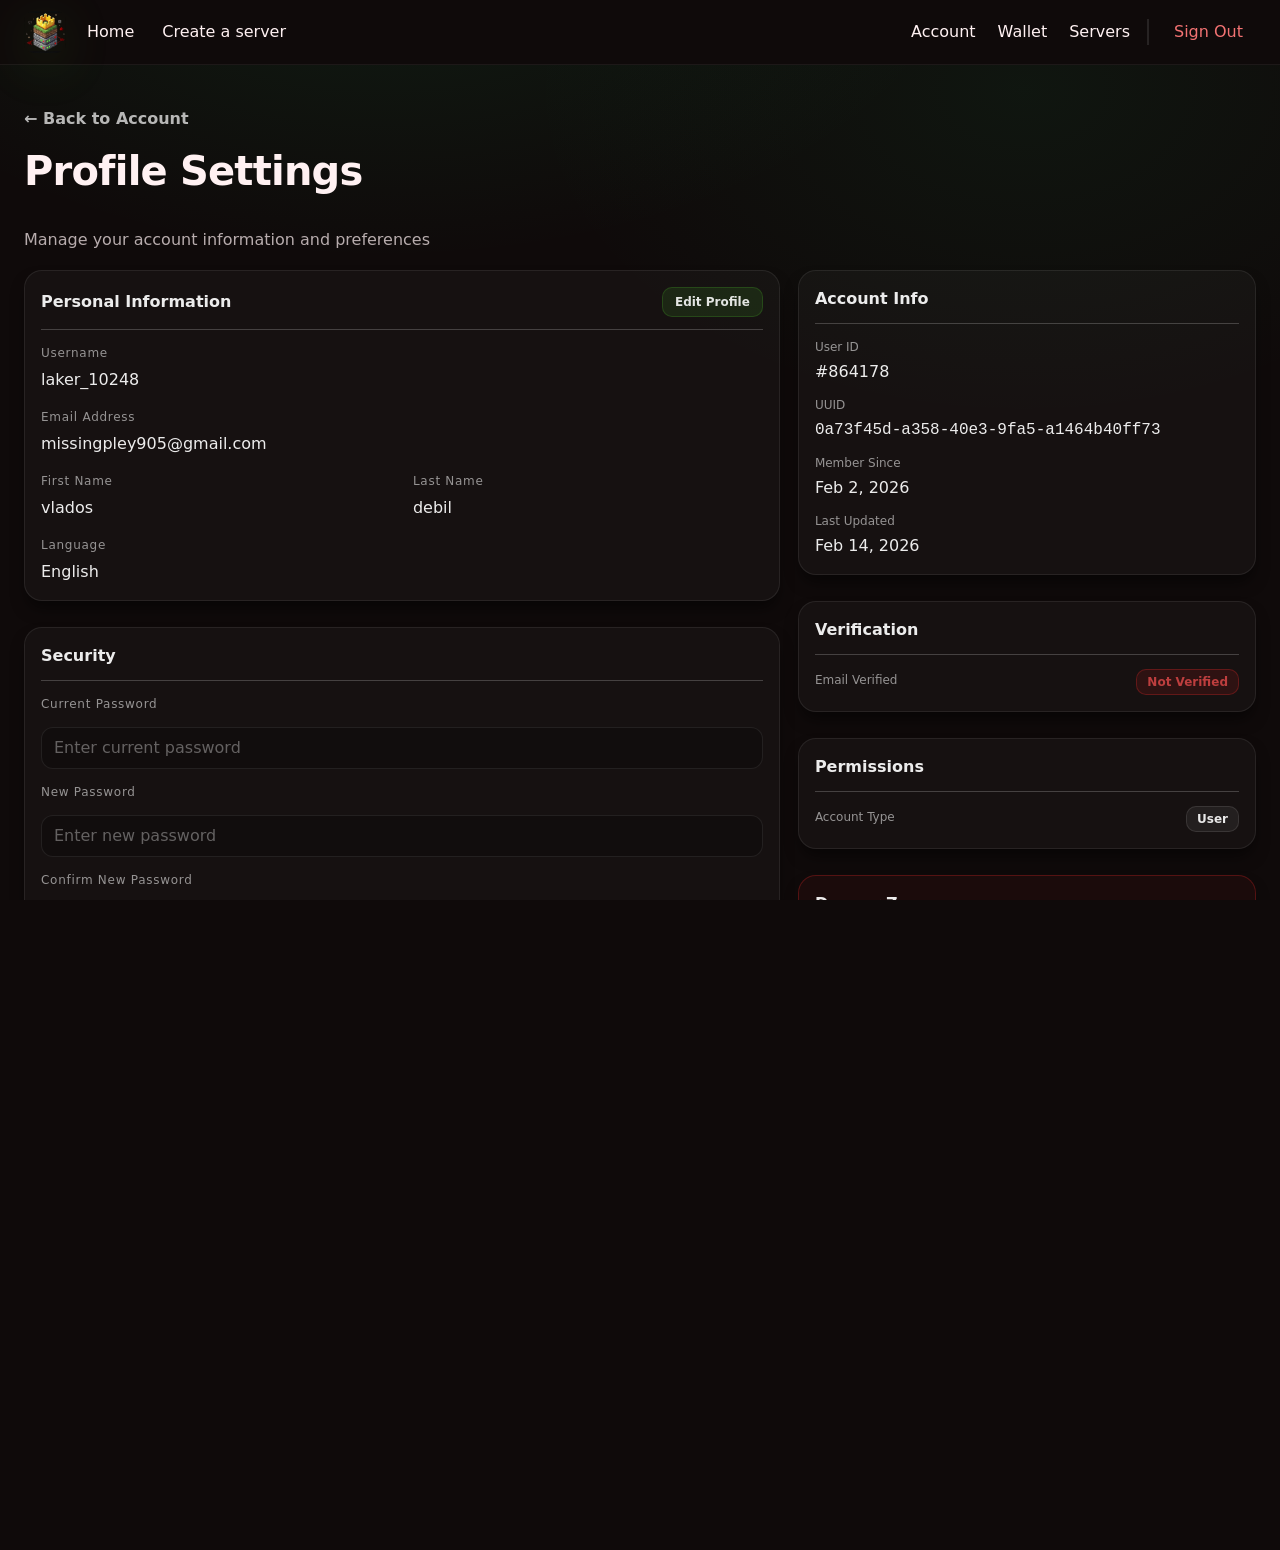
<file: pages/account-settings.html>
<!DOCTYPE html>
<html lang="en">
<head>
  <meta charset="UTF-8" />
  <meta name="viewport" content="width=device-width, initial-scale=1.0" />
  <title>Profile Settings</title>

    <link rel="stylesheet" href="../css/reset.css" />
    <link rel="stylesheet" href="../css/variables.css" />
    <link rel="stylesheet" href="../css/global.css" />
    <link rel="stylesheet" href="../css/components.css" />
    <link rel="stylesheet" href="../css/home.css" />
    <link rel="stylesheet" href="../css/account.css">
    <link rel="stylesheet" href="../css/account-settings.css">

    <script src="../js/main.js" defer></script>
</head>

<body>
<header class="topbar" data-topbar>
    <div class="container topbar__inner">

        <a class="brand" href="../index.html" aria-label="Home">
            <img class="brand__logo" src="../assets/icons/logo.svg" alt="Logo" />
        </a>

        <nav class="nav" data-nav aria-label="Main navigation">
            <a class="nav__link" href="../index.html">Home</a>
            <a class="nav__link is-active" href="create-server.html">Create a server</a>

            <div class="nav__right" role="group" aria-label="Account actions">
                <a class="nav__link" href="account.html">Account</a>
                <a class="nav__link" href="wallet.html">Wallet</a>
                <a class="nav__link" href="servers.html">Servers</a>
                <span class="nav__divider" aria-hidden="true"></span>
                <a class="nav__link nav__link--danger" href="login.html" data-signout>Sign Out</a>
            </div>
        </nav>

        <button class="burger" type="button" aria-label="Open menu" aria-expanded="false" data-burger>
            <span></span><span></span><span></span>
        </button>

    </div>
</header>

<div class="mnav" data-mobile-menu aria-hidden="true">
    <div class="mnav__panel" role="dialog" aria-modal="true" aria-label="Menu">
        <div class="mnav__top">
            <a class="brand" href="../index.html" aria-label="Home">
                <img class="brand__logo" src="../assets/icons/logo.svg" alt="Logo" />
            </a>
            <button class="mnav__close" type="button" aria-label="Close menu" data-mobile-close>✕</button>
        </div>

        <nav class="mnav__links" aria-label="Mobile navigation">
            <a class="mnav__link" href="../index.html">Home</a>
            <a class="mnav__link is-active" href="create-server.html">Create a server</a>
        </nav>

        <div class="mnav__section" role="navigation" aria-label="Account actions">
            <div class="mnav__section-title muted">ACCOUNT</div>

            <a class="mnav__link" href="account.html">Account</a>
            <a class="mnav__link" href="wallet.html">Billing &amp; Wallet</a>
            <a class="mnav__link" href="servers.html">My Servers</a>
        </div>

        <div class="mnav__spacer" aria-hidden="true"></div>

        <div class="mnav__bottom" role="navigation" aria-label="Sign out">
            <a class="mnav__link mnav__link--danger" href="login.html" data-signout>Sign Out</a>
        </div>
    </div>
</div>

  <main class="ps">
    <div class="container">

      <a class="ps-back" href="./account.html">← Back to Account</a>

      <h1 class="ps__title">Profile Settings</h1>
      <p class="ps__subtitle muted">Manage your account information and preferences</p>

      <section class="ps-grid">
        <div class="ps-col">

          <article class="ps-card">
            <header class="ps-card__head ps-card__head--row">
              <div class="ps-card__title">
                <span>Personal Information</span>
              </div>

              <a class="ps-btn ps-btn--soft" href="#" data-edit-profile>Edit Profile</a>
            </header>

            <div class="ps-info">
              <div class="ps-field ps-field--full">
                <div class="ps-label">Username</div>
                <div class="ps-value" data-username>missingNo</div>
              </div>

              <div class="ps-field ps-field--full">
                <div class="ps-label">Email Address</div>
                <div class="ps-value" data-email>missingpley905@gmail.com</div>
              </div>

              <div class="ps-field">
                <div class="ps-label">First Name</div>
                <div class="ps-value" data-firstname>vlados</div>
              </div>

              <div class="ps-field">
                <div class="ps-label">Last Name</div>
                <div class="ps-value" data-lastname>debil</div>
              </div>

              <div class="ps-field ps-field--full">
                <div class="ps-label">Language</div>
                <div class="ps-value" data-language>English</div>
              </div>
            </div>
          </article>

          <article class="ps-card">
            <header class="ps-card__head">
              <div class="ps-card__title">
                <span>Security</span>
              </div>
            </header>

            <form class="ps-form" autocomplete="off" data-password-form>
              <label class="ps-input">
                <span class="ps-label">Current Password</span>
                <input type="password" name="current_password" placeholder="Enter current password" />
              </label>

              <label class="ps-input">
                <span class="ps-label">New Password</span>
                <input type="password" name="new_password" placeholder="Enter new password" />
              </label>

              <label class="ps-input">
                <span class="ps-label">Confirm New Password</span>
                <input type="password" name="confirm_password" placeholder="Confirm new password" />
              </label>

              <button class="btn btn--primary w100 ps-submit" type="submit">Update Password</button>
            </form>
          </article>

        </div>

        <aside class="ps-side">
          <article class="ps-card">
            <header class="ps-card__head">
              <div class="ps-card__title">
                <span>Account Info</span>
              </div>
            </header>

            <div class="ps-kv">
              <div class="ps-kv__item">
                <div class="ps-k">User ID</div>
                <div class="ps-v" data-user-id>#864178</div>
              </div>

              <div class="ps-kv__item">
                <div class="ps-k">UUID</div>
                <div class="ps-v ps-v--mono" data-uuid>0a73f45d-a358-40e3-9fa5-a1464b40ff73</div>
              </div>

              <div class="ps-kv__item">
                <div class="ps-k">Member Since</div>
                <div class="ps-v" data-member-since>Feb 2, 2026</div>
              </div>

              <div class="ps-kv__item">
                <div class="ps-k">Last Updated</div>
                <div class="ps-v" data-updated>Feb 14, 2026</div>
              </div>
            </div>
          </article>

          <article class="ps-card">
            <header class="ps-card__head">
              <div class="ps-card__title">
                <span>Verification</span>
              </div>
            </header>

            <div class="ps-row">
              <div class="ps-k">Email Verified</div>
              <span class="ps-pill ps-pill--danger" data-email-verified>Not Verified</span>
            </div>
          </article>

          <article class="ps-card">
            <header class="ps-card__head">
              <div class="ps-card__title">
                <span>Permissions</span>
              </div>
            </header>

            <div class="ps-row">
              <div class="ps-k">Account Type</div>
              <span class="ps-pill" data-account-type>User</span>
            </div>
          </article>

          <article class="ps-card ps-card--danger">
            <header class="ps-card__head">
              <div class="ps-card__title">
                <span>Danger Zone</span>
              </div>
            </header>

            <div class="ps-danger">
              <div class="ps-danger__title">Delete Account</div>
              <div class="ps-danger__text muted">
                Once you delete your account, all of your data will be permanently removed.
                This action cannot be undone.
              </div>

              <button class="ps-btn ps-btn--danger w100" type="button" data-delete-account>
                Delete My Account
              </button>
            </div>
          </article>

        </aside>
      </section>

    </div>
  </main>

<footer class="footer">
    <div class="container footer__grid">
        <div class="footer__brand">
            <div class="footer__logoRow">
                <img class="brand__logo" src="../assets/icons/logo.svg" alt="Logo" />
                <span class="footer__brandName">MCServerHost</span>
            </div>

            <p class="footer__desc">
                Premium Minecraft server hosting with exceptional performance, reliability, and 24/7 support.
            </p>

            <div class="footer__social">
                <a class="footer__icon" href="#" aria-label="Twitter">
                    <img class="btn__icon" src="../assets/icons/tiktok.png" alt="tiktok" aria-hidden="true">
                </a>
                <a class="footer__icon" href="#" aria-label="Twitter">
                    <img class="btn__icon" src="../assets/icons/twitter.png" alt="twitter" aria-hidden="true">
                </a>
                <a class="footer__icon" href="#" aria-label="Discord">
                    <img class="btn__icon" src="../assets/icons/discord.png" alt="discord" aria-hidden="true">
                </a>
            </div>
        </div>

        <div class="footer__col">
            <div class="footer__title">Services</div>
            <a class="footer__link" href="#">Minecraft Hosting</a>
            <a class="footer__link" href="#">Free Minecraft Hosting</a>
            <a class="footer__link" href="#">Account Area</a>
            <a class="footer__link" href="#">Server Dashboard</a>
        </div>

        <div class="footer__col">
            <div class="footer__title">header</div>
            <a class="footer__link" href="#">Community Forums</a>
            <a class="footer__link" href="#">Minecraft Server List</a>
            <a class="footer__link" href="#">Member List</a>
        </div>

        <div class="footer__col">
            <div class="footer__title">Resources</div>
            <a class="footer__link" href="#">Careers</a>
            <a class="footer__link" href="#">Downloads</a>
            <a class="footer__link" href="#">Service Status</a>
            <a class="footer__link" href="#">Terms of Service</a>
            <a class="footer__link" href="#">Privacy Policy</a>
        </div>
    </div>

    <div class="container footer__bottom">
        <div class="footer__line"></div>
        <div class="footer__copy">© 2026 MCServerHost. All rights reserved.</div>
    </div>
</footer>
</body>
</html>
</file>
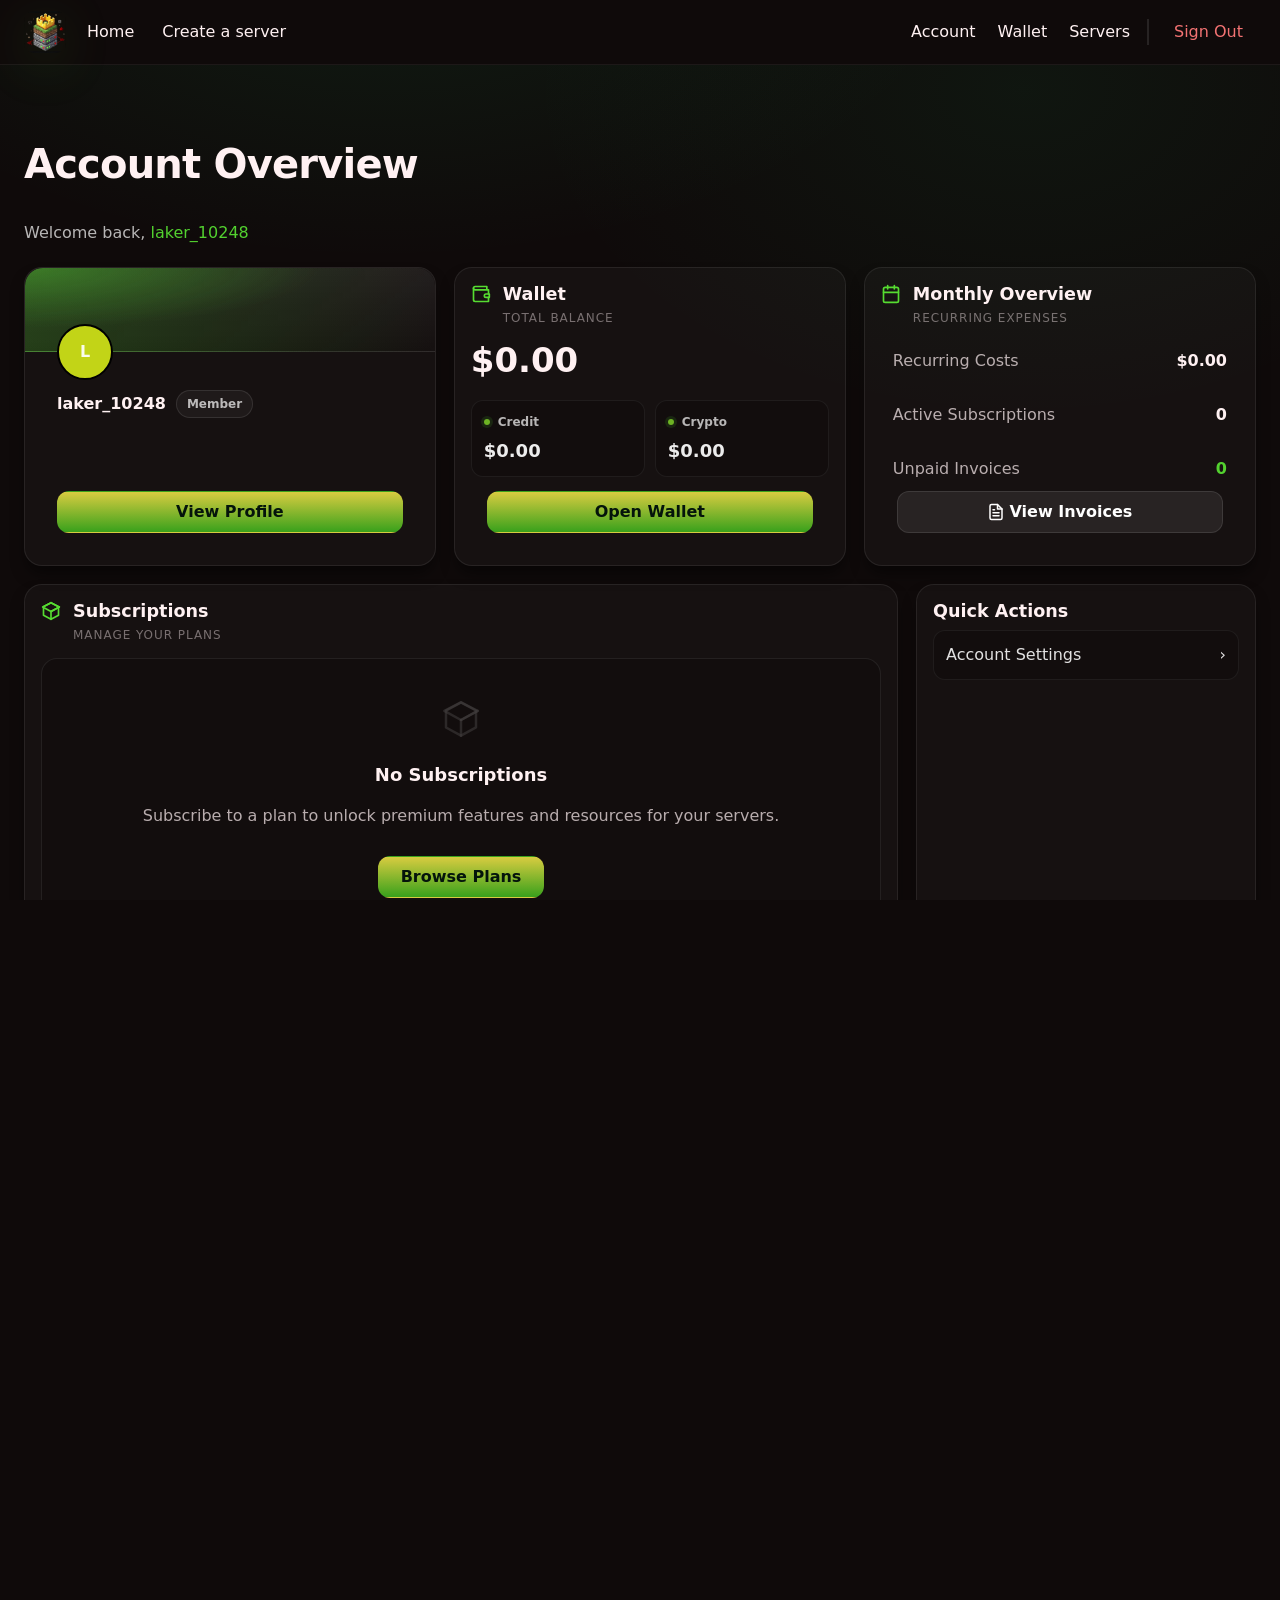
<file: pages/account.html>
<!doctype html>
<html lang="en">
<head>
    <meta charset="UTF-8" />
    <meta name="viewport" content="width=device-width, initial-scale=1.0" />
    <title>Account — Overview</title>

    <link rel="icon" type="image/svg+xml" href="../assets/icons/logo.svg">

    <link rel="stylesheet" href="../css/reset.css" />
    <link rel="stylesheet" href="../css/variables.css" />
    <link rel="stylesheet" href="../css/global.css" />
    <link rel="stylesheet" href="../css/components.css" />
    <link rel="stylesheet" href="../css/home.css" />
    <link rel="stylesheet" href="../css/account.css">

    <script src="../js/main.js" defer></script>
</head>

<body>
<header class="topbar" data-topbar>
    <div class="container topbar__inner">

        <a class="brand" href="../index.html" aria-label="Home">
            <img class="brand__logo" src="../assets/icons/logo.svg" alt="Logo" />
        </a>

        <nav class="nav" data-nav aria-label="Main navigation">
            <a class="nav__link" href="../index.html">Home</a>
            <a class="nav__link is-active" href="./create-server.html">Create a server</a>

            <div class="nav__right" role="group" aria-label="Account actions">
                <a class="nav__link" href="account.html">Account</a>
                <a class="nav__link" href="wallet.html">Wallet</a>
                <a class="nav__link" href="servers.html">Servers</a>
                <span class="nav__divider" aria-hidden="true"></span>
                <a class="nav__link nav__link--danger" href="login.html" data-signout>Sign Out</a>
            </div>
        </nav>

        <button class="burger" type="button" aria-label="Open menu" aria-expanded="false" data-burger>
            <span></span><span></span><span></span>
        </button>

    </div>
</header>

<div class="mnav" data-mobile-menu aria-hidden="true">
    <div class="mnav__panel" role="dialog" aria-modal="true" aria-label="Menu">
        <div class="mnav__top">
            <a class="brand" href="../index.html" aria-label="Home">
                <img class="brand__logo" src="../assets/icons/logo.svg" alt="Logo" />
            </a>
            <button class="mnav__close" type="button" aria-label="Close menu" data-mobile-close>✕</button>
        </div>

        <nav class="mnav__links" aria-label="Mobile navigation">
            <a class="mnav__link" href="../index.html">Home</a>
            <a class="mnav__link is-active" href="create-server.html">Create a server</a>
        </nav>

        <div class="mnav__section" role="navigation" aria-label="Account actions">
            <div class="mnav__section-title muted">ACCOUNT</div>

            <a class="mnav__link" href="account.html">Account</a>
            <a class="mnav__link" href="wallet.html">Billing &amp; Wallet</a>
            <a class="mnav__link" href="servers.html">My Servers</a>
        </div>

        <div class="mnav__spacer" aria-hidden="true"></div>

        <div class="mnav__bottom" role="navigation" aria-label="Sign out">
            <a class="mnav__link mnav__link--danger" href="login.html" data-signout>Sign Out</a>
        </div>
    </div>
</div>


<main class="acc">
    <div class="container">

        <header class="acc__head">
            <h1 class="acc__title">Account Overview</h1>
            <p class="acc__subtitle">
                Welcome back, <span class="acc__user" data-username>laker_10248</span>
            </p>
        </header>

        <section class="acc-top">
            <article class="acc-card acc-card--profile">
                <div class="acc-profile__banner"></div>

                <div class="acc-profile__row">
                    <div class="acc-avatar" aria-hidden="true">
                        <span data-avatar-letter>L</span>
                    </div>

                    <div class="acc-profile__meta">
                        <div class="acc-profile__name">
                            <span data-username>laker_10248</span>
                            <span class="acc-badge">Member</span>
                        </div>
                    </div>
                </div>

                <a class="btn btn--primary acc-btn" href="#">
                    View Profile
                </a>
            </article>

            <article class="acc-card">
                <div class="acc-card__head">
                    <div class="acc-card__title-group">
                        <svg width="20" height="20" viewBox="0 0 24 24" fill="none" stroke="#56dc31" stroke-width="2" stroke-linecap="round" stroke-linejoin="round">
                            <path d="M21 12V7H5a2 2 0 0 1 0-4h14v4"/><path d="M3 5v14a2 2 0 0 0 2 2h16v-5"/><path d="M18 12a2 2 0 0 0 0 4h4v-4Z"/>
                        </svg>

                        <div class="acc-card__text-stack">
                            <div class="acc-card__title">Wallet</div>
                            <div class="acc-card__hint muted">TOTAL BALANCE</div>
                        </div>
                    </div>
                </div>

                <div class="acc-balance">
                    <span class="acc-balance__value" data-balance>$0.00</span>
                </div>

                <div class="acc-mini-grid" aria-hidden="true">
                    <div class="acc-mini">
                        <div class="acc-mini__top">
                            <span class="acc-mini__dot"></span>
                            <span class="acc-mini__label">Credit</span>
                        </div>
                        <div class="acc-mini__value">$0.00</div>
                    </div>

                    <div class="acc-mini">
                        <div class="acc-mini__top">
                            <span class="acc-mini__dot"></span>
                            <span class="acc-mini__label">Crypto</span>
                        </div>
                        <div class="acc-mini__value">$0.00</div>
                    </div>
                </div>


                <a class="btn btn--primary acc-btn" href="#">
                    Open Wallet
                </a>
            </article>

            <article class="acc-card">
                <div class="acc-card__head">
                    <div class="acc-card__title-group">
                        <svg width="20" height="20" viewBox="0 0 24 24" fill="none" stroke="#56dc31" stroke-width="2" stroke-linecap="round" stroke-linejoin="round">
                            <rect width="18" height="18" x="3" y="4" rx="2" ry="2"/><line x1="16" x2="16" y1="2" y2="6"/><line x1="8" x2="8" y1="2" y2="6"/><line x1="3" x2="21" y1="10" y2="10"/>
                        </svg>

                        <div class="acc-card__text-stack">
                            <div class="acc-card__title">Monthly Overview</div>
                            <div class="acc-card__hint muted">Recurring expenses</div>
                        </div>
                    </div>
                </div>

                <div class="acc-stats">
                    <div class="acc-stat">
                        <span class="muted">Recurring Costs</span>
                        <strong data-recurring>$0.00</strong>
                    </div>

                    <div class="acc-stat">
                        <span class="muted">Active Subscriptions</span>
                        <strong data-subs>0</strong>
                    </div>

                    <div class="acc-stat">
                        <span class="muted">Unpaid Invoices</span>
                        <strong class="acc-green" data-unpaid>0</strong>
                    </div>
                </div>

                <a class="btn btn--ghost acc-btn" href="#">
                    <svg width="18" height="18" viewBox="0 0 24 24" fill="none" stroke="#ffffff" stroke-width="2" stroke-linecap="round" stroke-linejoin="round">
                        <path d="M14 2H6a2 2 0 0 0-2 2v16a2 2 0 0 0 2 2h12a2 2 0 0 0 2-2V8z"/><polyline points="14 2 14 8 20 8"/><line x1="16" x2="8" y1="13" y2="13"/><line x1="16" x2="8" y1="17" y2="17"/><polyline points="10 9 9 9 8 9"/>
                    </svg>View Invoices
                </a>
            </article>
        </section>

        <section class="acc-mid">
            <article class="acc-card">
                <div class="acc-card__head acc-card__head--row">
                    <div class="acc-card__title-group">
                        <svg width="20" height="20" viewBox="0 0 24 24" fill="none" stroke="#56dc31" stroke-width="2" stroke-linecap="round" stroke-linejoin="round">
                            <path d="m12 2 9 4.9V17L12 22l-9-4.9V7z"/><path d="m22 7.1-10 5.5-10-5.5L12 2l10 5.1z"/><path d="m12 12.6 10-5.5"/><path d="M12 22v-9.4"/>
                        </svg>

                        <div class="acc-card__text-stack">
                            <div class="acc-card__title">Subscriptions</div>
                            <div class="acc-card__hint muted">Manage your plans</div>
                        </div>
                    </div>
                </div>

                <div class="acc-empty">
                    <div class="acc-empty__icon">
                        <svg width="40" height="40" viewBox="0 0 24 24" fill="none" stroke="currentColor" stroke-width="1.5" stroke-linecap="round" stroke-linejoin="round" style="opacity: 0.2;">
                            <path d="m12 2 9 4.9V17L12 22l-9-4.9V7z"/>
                            <path d="m22 7.1-10 5.5-10-5.5L12 2l10 5.1z"/>
                            <path d="m12 12.6 10-5.5"/>
                            <path d="M12 22v-9.4"/>
                        </svg>
                    </div>
                    <div class="acc-empty__title">No Subscriptions</div>
                    <p class="muted">Subscribe to a plan to unlock premium features and resources for your servers.</p>
                    <button class="btn btn--primary acc-empty__btn">Browse Plans</button>
                </div>
            </article>

            <aside class="acc-card acc-card--side">
                <div class="acc-card__head acc-card__head--row">
                    <div class="acc-card__title">Quick Actions</div>
                </div>

                <div class="acc-actions">
                    <a class="acc-action" href="account-settings.html">
                        <span>Account Settings</span>
                        <span aria-hidden="true">›</span>
                    </a>
                </div>
            </aside>
        </section>

        <section class="acc-bottom">
            <article class="acc-card">
                <div class="acc-card__head acc-card__head--row">
                    <div class="acc-card__title-group">
                        <svg width="20" height="20" viewBox="0 0 24 24" fill="none" stroke="#56dc31" stroke-width="2" stroke-linecap="round" stroke-linejoin="round">
                            <path d="M14 2H6a2 2 0 0 0-2 2v16a2 2 0 0 0 2 2h12a2 2 0 0 0 2-2V8z"/><polyline points="14 2 14 8 20 8"/><line x1="16" x2="8" y1="13" y2="13"/><line x1="16" x2="8" y1="17" y2="17"/><polyline points="10 9 9 9 8 9"/>
                        </svg>

                        <div class="acc-card__text-stack">
                            <div class="acc-card__title">Recent Invoices</div>
                            <div class="acc-card__hint muted">Latest transactions</div>
                        </div>
                    </div>

                    <a class="acc-link muted" href="#">View All →</a>
                </div>

                <div class="acc-empty">
                    <div class="acc-empty__icon">
                        <svg width="40" height="40" viewBox="0 0 24 24" fill="none" stroke="currentColor" stroke-width="1.5" opacity="0.2"><path d="M14 2H6a2 2 0 0 0-2 2v16a2 2 0 0 0 2 2h12a2 2 0 0 0 2-2V8z"/><polyline points="14 2 14 8 20 8"/><path d="M16 13H8m8 4H8m2-8H8"/></svg>
                    </div>
                    <div class="acc-empty__title">No Invoices Yet</div>
                    <p class="muted">Your invoices will appear here once you have transactions.</p>
                </div>
            </article>
        </section>

    </div>
</main>

<footer class="footer">
    <div class="container footer__grid">
        <div class="footer__brand">
            <div class="footer__logoRow">
                <img class="brand__logo" src="../assets/icons/logo.svg" alt="Logo" />
                <span class="footer__brandName">MCServerHost</span>
            </div>

            <p class="footer__desc">
                Premium Minecraft server hosting with exceptional performance, reliability, and 24/7 support.
            </p>

            <div class="footer__social">
                <a class="footer__icon" href="#" aria-label="Twitter">
                    <img class="btn__icon" src="../assets/icons/tiktok.png" alt="tiktok" aria-hidden="true">
                </a>
                <a class="footer__icon" href="#" aria-label="Twitter">
                    <img class="btn__icon" src="../assets/icons/twitter.png" alt="twitter" aria-hidden="true">
                </a>
                <a class="footer__icon" href="#" aria-label="Discord">
                    <img class="btn__icon" src="../assets/icons/discord.png" alt="discord" aria-hidden="true">
                </a>
            </div>
        </div>

        <div class="footer__col">
            <div class="footer__title">Services</div>
            <a class="footer__link" href="#">Minecraft Hosting</a>
            <a class="footer__link" href="#">Free Minecraft Hosting</a>
            <a class="footer__link" href="#">Account Area</a>
            <a class="footer__link" href="#">Server Dashboard</a>
        </div>

        <div class="footer__col">
            <div class="footer__title">header</div>
            <a class="footer__link" href="#">Community Forums</a>
            <a class="footer__link" href="#">Minecraft Server List</a>
            <a class="footer__link" href="#">Member List</a>
        </div>

        <div class="footer__col">
            <div class="footer__title">Resources</div>
            <a class="footer__link" href="#">Careers</a>
            <a class="footer__link" href="#">Downloads</a>
            <a class="footer__link" href="#">Service Status</a>
            <a class="footer__link" href="#">Terms of Service</a>
            <a class="footer__link" href="#">Privacy Policy</a>
        </div>
    </div>

    <div class="container footer__bottom">
        <div class="footer__line"></div>
        <div class="footer__copy">© 2026 MCServerHost. All rights reserved.</div>
    </div>
</footer>
</body>
</html>
</file>
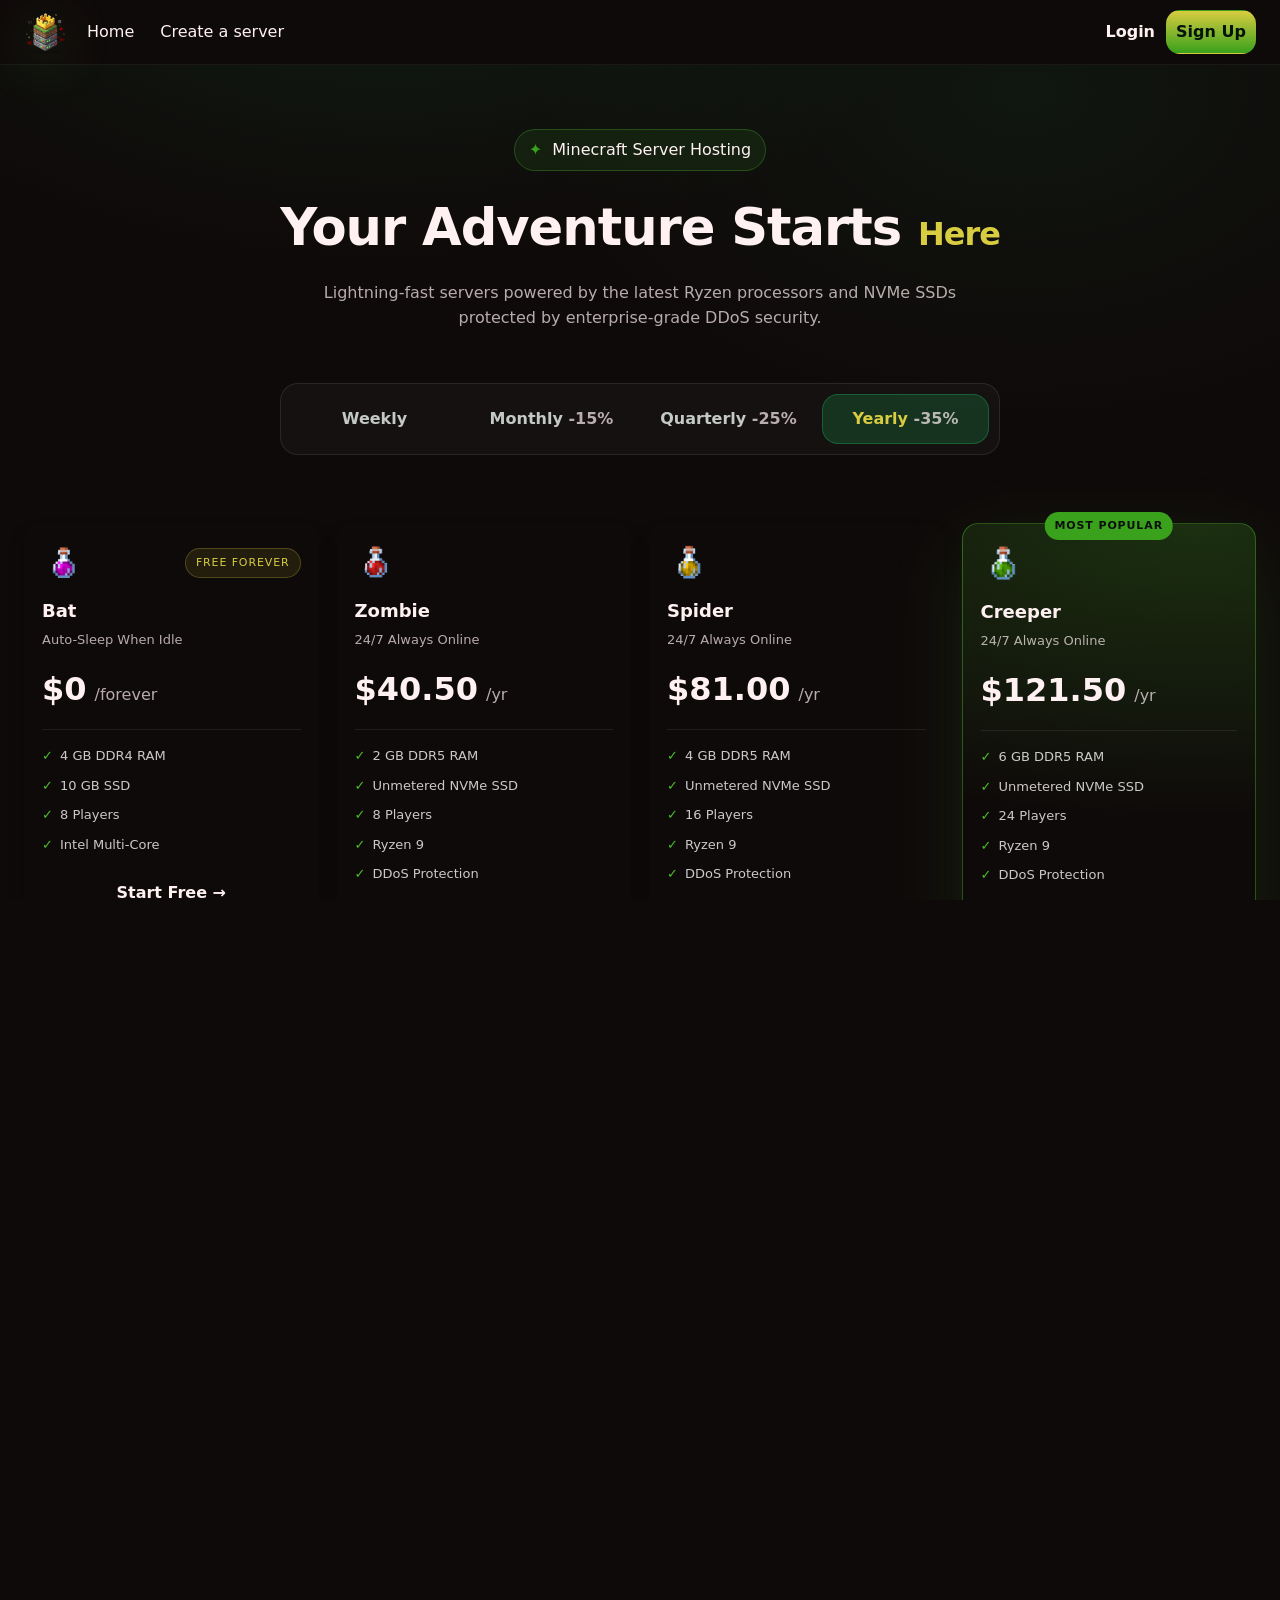
<file: pages/create-server.html>
<!doctype html>
<html lang="en">
<head>
  <meta charset="UTF-8" />
  <meta name="viewport" content="width=device-width,initial-scale=1.0" />

  <title>Create a server — MCServerHost</title>
  <meta name="description" content="Choose a plan and create your Minecraft server in under 60 seconds." />

  <link rel="icon" type="image/svg+xml" href="../assets/icons/logo.svg">

    <link rel="stylesheet" href="../css/reset.css" />
    <link rel="stylesheet" href="../css/variables.css" />
    <link rel="stylesheet" href="../css/global.css" />
    <link rel="stylesheet" href="../css/components.css" />
    <link rel="stylesheet" href="../css/home.css" />
    <link rel="stylesheet" href="../css/create-server.css" />

    <script src="../js/main.js" defer></script>
    <script src="../js/pricing.js" defer></script>
    <script src="../js/slider.js" defer></script>
</head>

<body class="page-create">

<header class="topbar" data-topbar>
  <div class="container topbar__inner">

    <a class="brand" href="../index.html" aria-label="Home">
      <img class="brand__logo" src="../assets/icons/logo.svg" alt="Logo" />
    </a>

    <nav class="nav" data-nav aria-label="Main navigation">
      <a class="nav__link" href="../index.html">Home</a>
      <a class="nav__link is-active" href="./create-server.html">Create a server</a>

      <div class="topbar__actions">
        <a class="btn btn--ghost" href="./login.html">Login</a>
        <a class="btn btn--primary topbar__signup" href="./signup.html">Sign Up</a>
      </div>
    </nav>

    <button class="burger" type="button" aria-label="Open menu" aria-expanded="false" data-burger>
      <span></span><span></span><span></span>
    </button>

  </div>
</header>

<div class="mnav" data-mobile-menu aria-hidden="true">
  <div class="mnav__panel" role="dialog" aria-modal="true" aria-label="Menu">
    <div class="mnav__top">
      <a class="brand" href="../index.html" aria-label="Home">
        <img class="brand__logo" src="../assets/icons/logo.svg" alt="Logo" />
      </a>
      <button class="mnav__close" type="button" aria-label="Close menu" data-mobile-close>✕</button>
    </div>

    <nav class="mnav__links" aria-label="Mobile navigation">
      <a class="mnav__link" href="../index.html">Home</a>
      <a class="mnav__link is-active" href="./create-server.html">Create a server</a>
    </nav>

    <div class="mnav__bottom">
      <a class="mnav__btn mnav__btn--ghost" href="login.html">Login</a>
      <a class="mnav__btn mnav__btn--primary" href="signup.html">Sign Up</a>
    </div>
  </div>
</div>

<main>
  <section class="cs-hero">
    <div class="container cs-hero__inner">
      <div class="cs-badge">
        <span class="cs-badge__dot" aria-hidden="true">✦</span>
        <span>Minecraft Server Hosting</span>
      </div>



      <h1 class="cs-hero__title">
        Your Adventure Starts <span class="accent">Here</span>
      </h1>

      <p class="cs-hero__desc muted">
        Lightning-fast servers powered by the latest Ryzen processors and NVMe SSDs<br>
        protected by enterprise-grade DDoS security.
      </p>

        <section
            class="pricing"
          data-pricing
          data-pricing-target=".cs-plans"
          data-base-period="monthly"
          data-weekly-surcharge="0.25"
          data-quarterly-discount="0.125"
          data-yearly-discount="0.25"
          data-default-billing="yearly"
        >
          <div class="billing" role="tablist" aria-label="Billing cycle">
            <button class="pill" type="button" data-billing="weekly" role="tab" aria-selected="false">
              Weekly <span class="muted"></span>
            </button>

            <button class="pill" type="button" data-billing="monthly" role="tab" aria-selected="false">
              Monthly <span class="muted">-15%</span>
            </button>

            <button class="pill" type="button" data-billing="quarterly" role="tab" aria-selected="false">
              Quarterly <span class="muted">-25%</span>
            </button>

            <button class="pill" type="button" data-billing="yearly" role="tab" aria-selected="false">
              Yearly <span class="muted">-35%</span>
            </button>
          </div>
    </div>
  </section>

  <section class="cs-plans">
    <div class="container">
      <div class="cs-grid cs-grid--4">

        <article class="cs-plan card">
          <div class="cs-plan__top">
          <div class="cs-mob cs-mob--bat" aria-hidden="true">
            <img class="cs-mob__icon" src="../assets/icons/elixir-amethyst.png" alt="" aria-hidden="true">
          </div>
            <div class="cs-tag cs-tag--free">FREE FOREVER</div>
          </div>

          <h3 class="cs-plan__name">Bat</h3>
          <div class="cs-plan__hint muted">Auto-Sleep When Idle</div>

          <div class="cs-price">
            <span class="cs-price__value">$0</span>
            <span class="cs-price__suffix muted">/forever</span>
          </div>

          <div class="cs-divider"></div>

          <ul class="cs-list">
            <li>4 GB DDR4 RAM</li>
            <li>10 GB SSD</li>
            <li>8 Players</li>
            <li>Intel Multi-Core</li>
          </ul>

          <a class="btn btn--ghost w100 cs-btn" href="#">Start Free →</a>
        </article>

        <article class="cs-plan card" data-plan data-base-price="4.5">
          <div class="cs-plan__top">
            <div class="cs-mob cs-mob--zombie" aria-hidden="true">
              <img class="cs-mob__icon" src="../assets/icons/elixir-bloodrush.png" alt="" aria-hidden="true">
            </div>
          </div>

          <h3 class="cs-plan__name">Zombie</h3>
          <div class="cs-plan__hint muted">24/7 Always Online</div>

          <div class="cs-price">
            <span class="cs-price__value">$<span data-price>—</span></span>
            <span class="cs-price__suffix muted" data-price-suffix>/mo</span>
          </div>

          <div class="cs-divider"></div>

          <ul class="cs-list">
            <li>2 GB DDR5 RAM</li>
            <li>Unmetered NVMe SSD</li>
            <li>8 Players</li>
            <li>Ryzen 9</li>
            <li>DDoS Protection</li>
          </ul>

          <a class="btn btn--ghost w100 cs-btn" href="#">Select Zombie →</a>
        </article>

        <article class="cs-plan card" data-plan data-base-price="9">
          <div class="cs-plan__top">
            <div class="cs-mob cs-mob--spider" aria-hidden="true">
              <img class="cs-mob__icon" src="../assets/icons/elixir-sunfire.png" alt="" aria-hidden="true">
            </div>
          </div>

          <h3 class="cs-plan__name">Spider</h3>
          <div class="cs-plan__hint muted">24/7 Always Online</div>

          <div class="cs-price">
            <span class="cs-price__value">$<span data-price>—</span></span>
            <span class="cs-price__suffix muted" data-price-suffix>/mo</span>
          </div>

          <div class="cs-divider"></div>

          <ul class="cs-list">
            <li>4 GB DDR5 RAM</li>
            <li>Unmetered NVMe SSD</li>
            <li>16 Players</li>
            <li>Ryzen 9</li>
            <li>DDoS Protection</li>
          </ul>

          <a class="btn btn--ghost w100 cs-btn" href="#">Select Spider →</a>
        </article>

        <article class="cs-plan card cs-plan--popular" data-plan data-base-price="13.5">
          <div class="cs-pop">MOST POPULAR</div>

          <div class="cs-plan__top">
            <div class="cs-mob cs-mob--creeper" aria-hidden="true">
              <img class="cs-mob__icon" src="../assets/icons/elixir-nature.png" alt="" aria-hidden="true">
            </div>
          </div>

          <h3 class="cs-plan__name">Creeper</h3>
          <div class="cs-plan__hint muted">24/7 Always Online</div>

          <div class="cs-price">
            <span class="cs-price__value">$<span data-price>—</span></span>
            <span class="cs-price__suffix muted" data-price-suffix>/mo</span>
          </div>

          <div class="cs-divider"></div>

          <ul class="cs-list">
            <li>6 GB DDR5 RAM</li>
            <li>Unmetered NVMe SSD</li>
            <li>24 Players</li>
            <li>Ryzen 9</li>
            <li>DDoS Protection</li>
          </ul>

          <a class="btn btn--primary w100 cs-btn" href="#">Select Creeper →</a>
        </article>

      </div>

      <div class="cs-grid cs-grid--4 cs-grid--mt">

        <article class="cs-plan card" data-plan data-base-price="47.25">
          <div class="cs-plan__top">
            <div class="cs-mob cs-mob--slime" aria-hidden="true">
              <img class="cs-mob__icon" src="../assets/icons/elixir-icewind.png" alt="" aria-hidden="true">
            </div>
          </div>
          <h3 class="cs-plan__name">Slime</h3>
          <div class="cs-plan__hint muted">24/7 Always Online</div>

          <div class="cs-price">
            <span class="cs-price__value">$<span data-price>—</span></span>
            <span class="cs-price__suffix muted" data-price-suffix>/mo</span>
          </div>

          <div class="cs-divider"></div>

          <ul class="cs-list">
            <li>8 GB DDR5 RAM</li>
            <li>Unmetered NVMe SSD</li>
            <li>32 Players</li>
            <li>Ryzen 9</li>
            <li>DDoS Protection</li>
          </ul>

          <a class="btn btn--ghost w100 cs-btn" href="#">Select Slime →</a>
        </article>

        <article class="cs-plan card" data-plan data-base-price="70.88">
          <div class="cs-plan__top">
            <div class="cs-mob cs-mob--blaze" aria-hidden="true">
              <img class="cs-mob__icon" src="../assets/icons/elixir-stormguard.png" alt="" aria-hidden="true">
            </div>
          </div>
          <h3 class="cs-plan__name">Blaze</h3>
          <div class="cs-plan__hint muted">24/7 Always Online</div>

          <div class="cs-price">
            <span class="cs-price__value">$<span data-price>—</span></span>
            <span class="cs-price__suffix muted" data-price-suffix>/mo</span>
          </div>

          <div class="cs-divider"></div>

          <ul class="cs-list">
            <li>12 GB DDR5 RAM</li>
            <li>Unmetered NVMe SSD</li>
            <li>48 Players</li>
            <li>Ryzen 9</li>
            <li>DDoS Protection</li>
          </ul>

          <a class="btn btn--ghost w100 cs-btn" href="#">Select Blaze →</a>
        </article>

        <article class="cs-plan card" data-plan data-base-price="94.5">
          <div class="cs-plan__top">
            <div class="cs-mob cs-mob--wither" aria-hidden="true">
              <img class="cs-mob__icon" src="../assets/icons/elixir-ember.png" alt="" aria-hidden="true">
            </div>
          </div>
          <h3 class="cs-plan__name">Wither</h3>
          <div class="cs-plan__hint muted">24/7 Always Online</div>

          <div class="cs-price">
            <span class="cs-price__value">$<span data-price>—</span></span>
            <span class="cs-price__suffix muted" data-price-suffix>/mo</span>
          </div>

          <div class="cs-divider"></div>

          <ul class="cs-list">
            <li>16 GB DDR5 RAM</li>
            <li>Unmetered NVMe SSD</li>
            <li>64 Players</li>
            <li>Ryzen 9</li>
            <li>DDoS Protection</li>
          </ul>

          <a class="btn btn--ghost w100 cs-btn" href="#">Select Wither →</a>
        </article>

        <article class="cs-plan card" data-plan data-base-price="141.75">
          <div class="cs-plan__top">
            <div class="cs-mob cs-mob--warden" aria-hidden="true">
              <img class="cs-mob__icon" src="../assets/icons/elixir-phantom.png" alt="" aria-hidden="true">
            </div>
          </div>
          <h3 class="cs-plan__name">Warden</h3>
          <div class="cs-plan__hint muted">24/7 Always Online</div>

          <div class="cs-price">
            <span class="cs-price__value">$<span data-price>—</span></span>
            <span class="cs-price__suffix muted" data-price-suffix>/mo</span>
          </div>

          <div class="cs-divider"></div>

          <ul class="cs-list">
            <li>24 GB DDR5 RAM</li>
            <li>Unmetered NVMe SSD</li>
            <li>96 Players</li>
            <li>Ryzen 9</li>
            <li>DDoS Protection</li>
          </ul>

          <a class="btn btn--ghost w100 cs-btn" href="#">Select Warden →</a>
        </article>

      </div>
    </div>
  </section>

  <section class="cs-mini">
    <div class="container cs-grid cs-grid--3">
      <article class="cs-miniCard card">
        <a class="cs-miniIcon" href="#" aria-hidden="true">
          <img class="btn__icon" src="../assets/icons/shield-plus.svg" alt="" aria-hidden="true">
        </a>
        <h3 class="cs-miniTitle">DDoS Protection</h3>
        <p class="muted">Enterprise-grade protection against attacks, keeping your server online 24/7.</p>
      </article>

      <article class="cs-miniCard card">
        <a class="cs-miniIcon" href="#" aria-hidden="true">
          <img class="btn__icon" src="../assets/icons/zap.svg" alt="" aria-hidden="true">
        </a>
        <h3 class="cs-miniTitle">Instant Setup</h3>
        <p class="muted">Your server will be ready in less than 60 seconds. No waiting, start playing instantly.</p>
      </article>

      <article class="cs-miniCard card">
        <a class="cs-miniIcon" href="#" aria-hidden="true">
          <img class="btn__icon" src="../assets/icons/users-round.svg" alt="" aria-hidden="true">
        </a>
        <h3 class="cs-miniTitle">24/7 Support</h3>
        <p class="muted">Our expert team is always available to help you with any questions or issues.</p>
      </article>
    </div>
  </section>

  <section class="section" id="faq">
    <div class="container">
      <div class="section__head">
        <h2>Got Questions? <span class="accent">We’ve Got Answers</span></h2>
        <p class="muted">Can’t find what you’re looking for? Contact support below.</p>
      </div>

        <div class="faq">
        <details class="faq__item card">
            <summary class="faq__a">
            How quickly can I get my server running?
            <span class="faq__caret" aria-hidden="true">
                <img src="../assets/icons/chevron-up.svg" alt="">
            </span>
            </summary>
            <p class="faq__text muted">Usually under 60 seconds after setup. (We’ll tune the real number later.)</p>
        </details>

        <details class="faq__item card">
            <summary class="faq__a">
            Can I upgrade or downgrade my plan later?
            <span class="faq__caret" aria-hidden="true">
                <img src="../assets/icons/chevron-up.svg" alt="">
            </span>
            </summary>
            <p class="faq__text muted">Yes — upgrade anytime. Downgrade when you don’t need extra resources.</p>
        </details>

        <details class="faq__item card">
            <summary class="faq__a">
            Is DDoS protection included?
            <span class="faq__caret" aria-hidden="true">
                <img src="../assets/icons/chevron-up.svg" alt="">
            </span>
            </summary>
            <p class="faq__text muted">Yes, protection is included for all plans.</p>
        </details>

        <details class="faq__item card">
            <summary class="faq__a">
            Can I install mods and plugins?
            <span class="faq__caret" aria-hidden="true">
                <img src="../assets/icons/chevron-up.svg" alt="">
            </span>
            </summary>
            <p class="faq__text muted">Yes — we support popular server types.</p>
        </details>

        <details class="faq__item card">
            <summary class="faq__a">
            What payment methods do you accept?
            <span class="faq__caret" aria-hidden="true">
                <img src="../assets/icons/chevron-up.svg" alt="">
            </span>
            </summary>
            <p class="faq__text muted">We’ll add Stripe/PayPal info later. For now this is placeholder copy.</p>
        </details>
        </div>
    </div>
  </section>

  <section class="cs-sales">
    <div class="container cs-sales__inner">
      <h2 class="cs-sales__title">Not sure which plan to choose?</h2>
      <p class="muted">Contact our sales team for personalized assistance.</p>
      <a class="btn btn--ghost cs-sales__btn" href="#" data-discord-link>Contact Sales</a>
    </div>
  </section>
</main>

<footer class="footer">
  <div class="container footer__grid">
    <div class="footer__brand">
      <div class="footer__logoRow">
      <img class="brand__logo" src="../assets/icons/logo.svg" alt="Logo" />
        <span class="footer__brandName">MCServerHost</span>
      </div>

      <p class="footer__desc">
        Premium Minecraft server hosting with exceptional performance, reliability, and 24/7 support.
      </p>

      <div class="footer__social">
        <a class="footer__icon" href="#" aria-label="Twitter">
          <img class="btn__icon" src="../assets/icons/tiktok.png" alt="tiktok" aria-hidden="true">
        </a>
        <a class="footer__icon" href="#" aria-label="Twitter">
          <img class="btn__icon" src="../assets/icons/twitter.png" alt="twitter" aria-hidden="true">
        </a>
        <a class="footer__icon" href="#" aria-label="Discord">
          <img class="btn__icon" src="../assets/icons/discord.png" alt="discord" aria-hidden="true">
        </a>
      </div>
    </div>

    <div class="footer__col">
      <div class="footer__title">Services</div>
      <a class="footer__link" href="#">Minecraft Hosting</a>
      <a class="footer__link" href="#">Free Minecraft Hosting</a>
      <a class="footer__link" href="#">Account Area</a>
      <a class="footer__link" href="#">Server Dashboard</a>
    </div>

    <div class="footer__col">
      <div class="footer__title">header</div>
      <a class="footer__link" href="#">Community Forums</a>
      <a class="footer__link" href="#">Minecraft Server List</a>
      <a class="footer__link" href="#">Member List</a>
    </div>

    <div class="footer__col">
      <div class="footer__title">Resources</div>
      <a class="footer__link" href="#">Careers</a>
      <a class="footer__link" href="#">Downloads</a>
      <a class="footer__link" href="#">Service Status</a>
      <a class="footer__link" href="#">Terms of Service</a>
      <a class="footer__link" href="#">Privacy Policy</a>
    </div>
  </div>

  <div class="container footer__bottom">
    <div class="footer__line"></div>
    <div class="footer__copy">© 2026 MCServerHost. All rights reserved.</div>
  </div>
</footer>

</body>
</html>
</file>
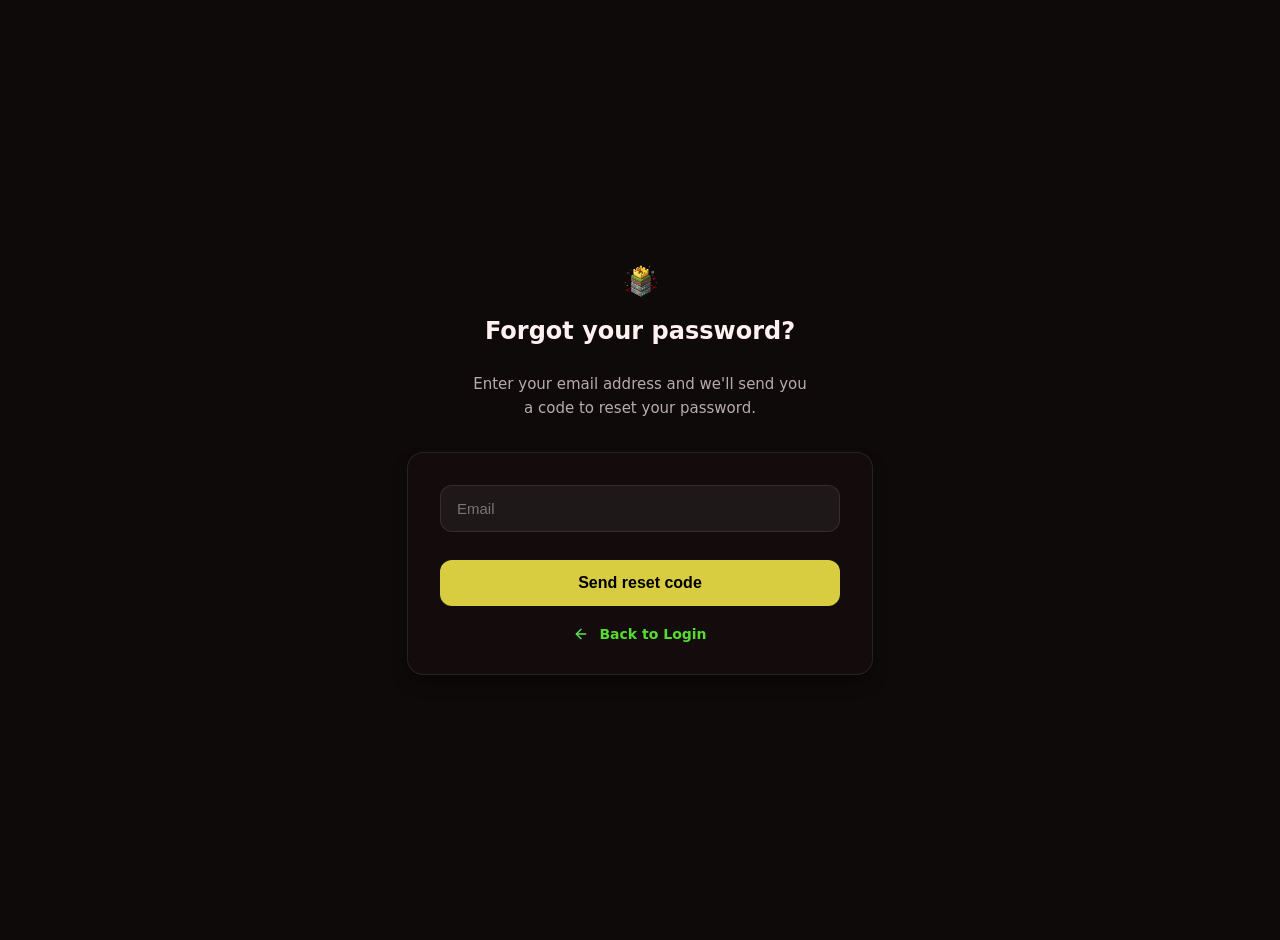
<file: pages/forgot-password.html>
<!DOCTYPE html>
<html lang="en">
<head>
    <meta charset="UTF-8">
    <link rel="stylesheet" href="../css/forgot-password.css">
    <title>Forgot password</title>
</head>
<body>
<a href="../index.html">
    <img src="../assets/icons/logo.svg"></a>
<h1>Forgot your password?</h1>
<p>Enter your email address and we'll send you a code to reset your password.</p>
<form action="">
    <input type="email" placeholder="Email">
    <button type="submit">Send reset code</button>
    <a href="login.html"><img src="../assets/icons/arrow-left.svg">Back to Login</a>
</form>
</body>
</html>
</file>
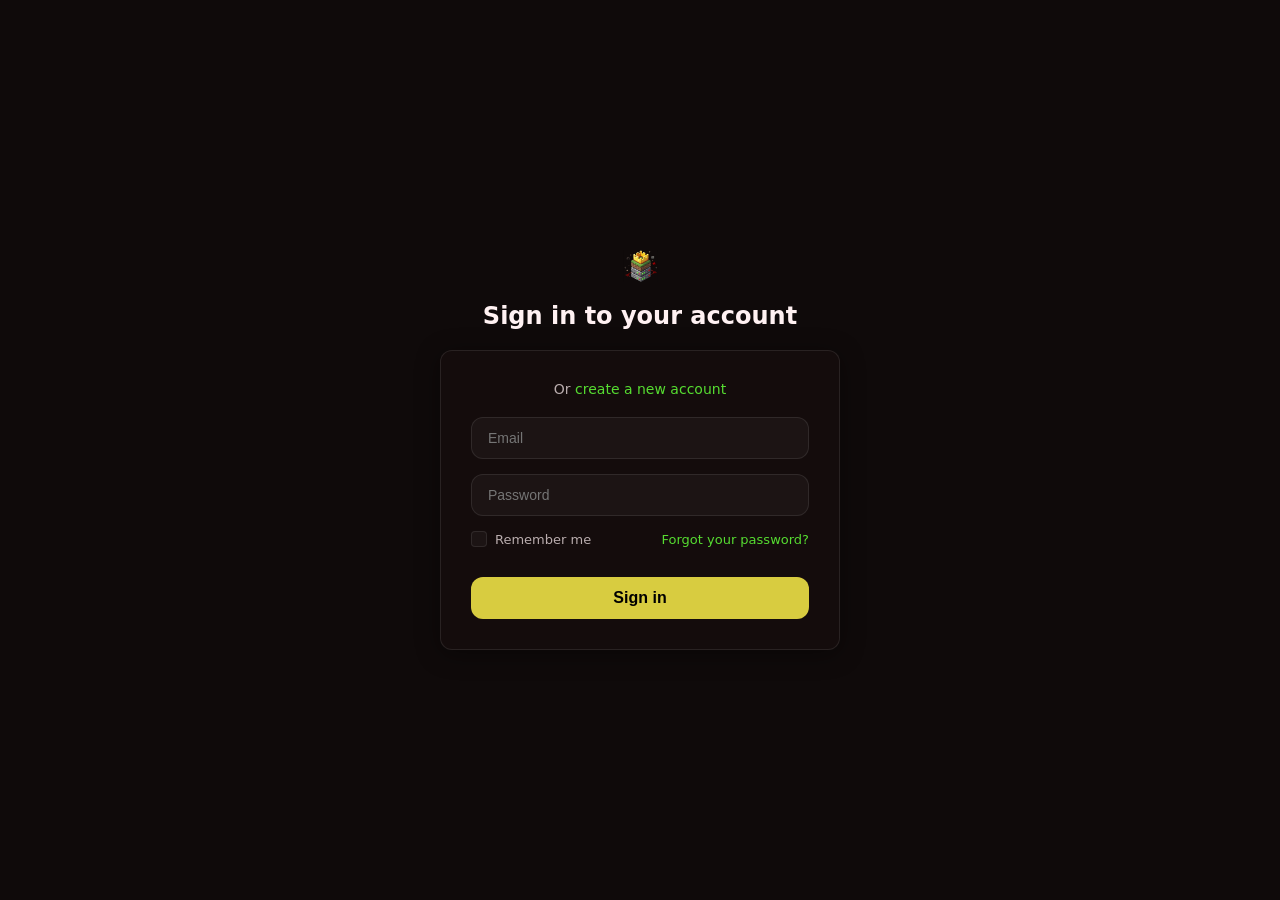
<file: pages/login.html>
<!DOCTYPE html>
<html lang="en">
<head>
    <meta charset="UTF-8">
    <meta name="viewport" content="width=device-width, initial-scale=1.0">
    <title>Login</title>
    <script src="../js/main.js" defer></script>
    <link rel="stylesheet" href="../css/login.css">
</head>
<body>
<a href="../index.html">
    <img src="../assets/icons/logo.svg" alt="logo" class="logo">
</a>
<h1>Sign in to your account</h1>
<section>
    <p>Or <a href="./signup.html">create a new account</a></p>
    <form action="" class="login-form">
        <input type="email" placeholder="Email" class="input-field full-width">
        <input type="password" placeholder="Password" class="input-field full-width">

        <div class="form-options full-width">
            <div class="remember-me-wrapper">
                <input type="checkbox" id="remember" class="custom-checkbox">
                <label for="remember">Remember me</label>
            </div>
            <a href="forgot-password.html" class="forgot-link">Forgot your password?</a>
        </div>

        <button type="submit" class="btn-primary full-width">Sign in</button>
    </form>
</section>
</body>
</html>
</file>
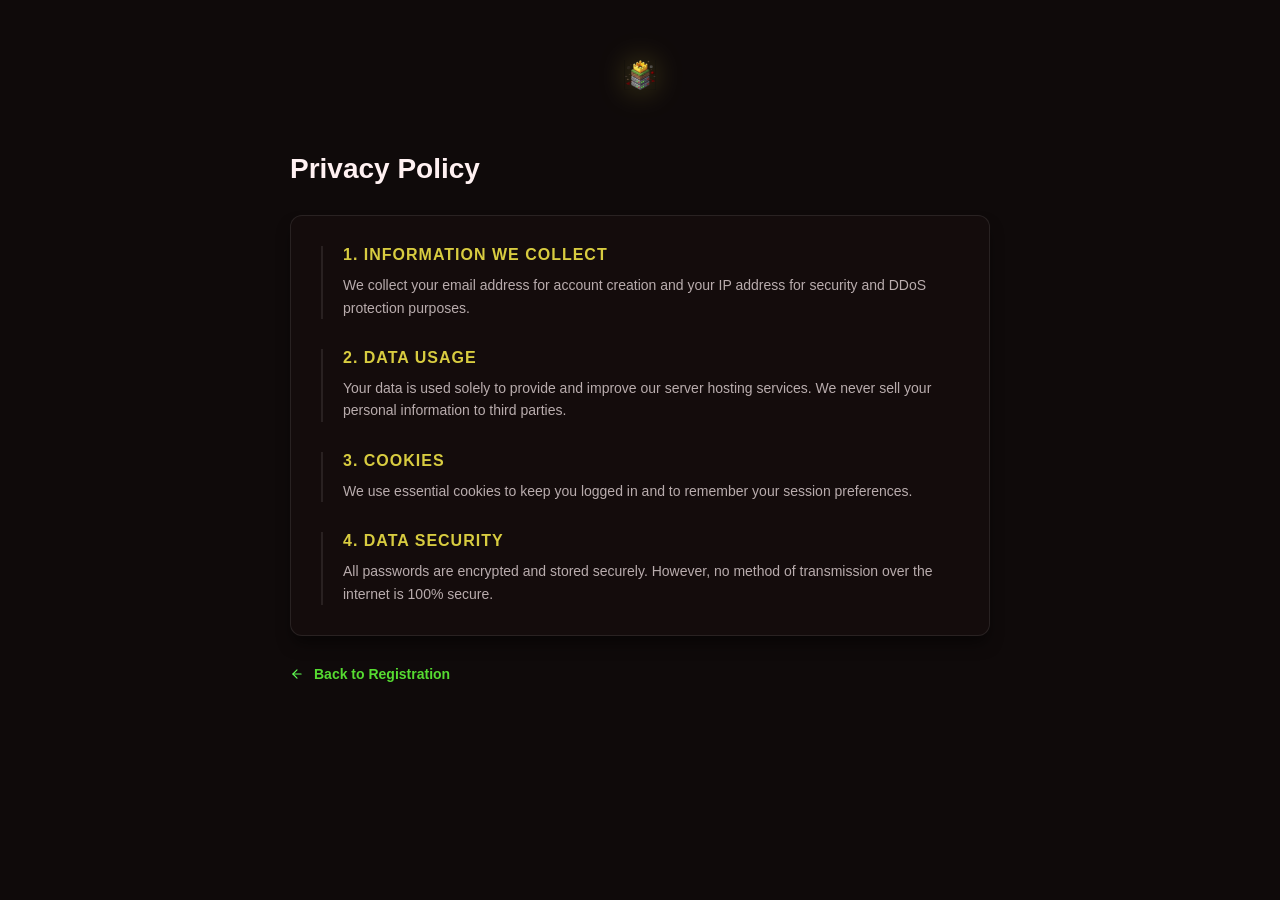
<file: pages/Privacy-Policy.html>
<!DOCTYPE html>
<html lang="en">
<head>
    <meta charset="UTF-8">
    <meta name="viewport" content="width=device-width, initial-scale=1.0">
    <title>Privacy Policy</title>
    <link rel="stylesheet" href="../css/variables.css">
    <link rel="stylesheet" href="../css/tos.css"> </head>
<body>
<a href="../index.html" class="brand">
    <img src="../assets/icons/logo.svg" alt="logo">
</a>

<section class="tos-container">
    <h1>Privacy Policy</h1>

    <div class="tos-card">
        <div class="tos-section">
            <h2>1. Information We Collect</h2>
            <p>We collect your email address for account creation and your IP address for security and DDoS protection purposes.</p>
        </div>

        <div class="tos-section">
            <h2>2. Data Usage</h2>
            <p>Your data is used solely to provide and improve our server hosting services. We never sell your personal information to third parties.</p>
        </div>

        <div class="tos-section">
            <h2>3. Cookies</h2>
            <p>We use essential cookies to keep you logged in and to remember your session preferences.</p>
        </div>

        <div class="tos-section">
            <h2>4. Data Security</h2>
            <p>All passwords are encrypted and stored securely. However, no method of transmission over the internet is 100% secure.</p>
        </div>
    </div>

    <a href="signup.html" class="back-link">
        <img src="../assets/icons/arrow-left.svg" alt="">
        Back to Registration
    </a>
</section>
</body>
</html>
</file>
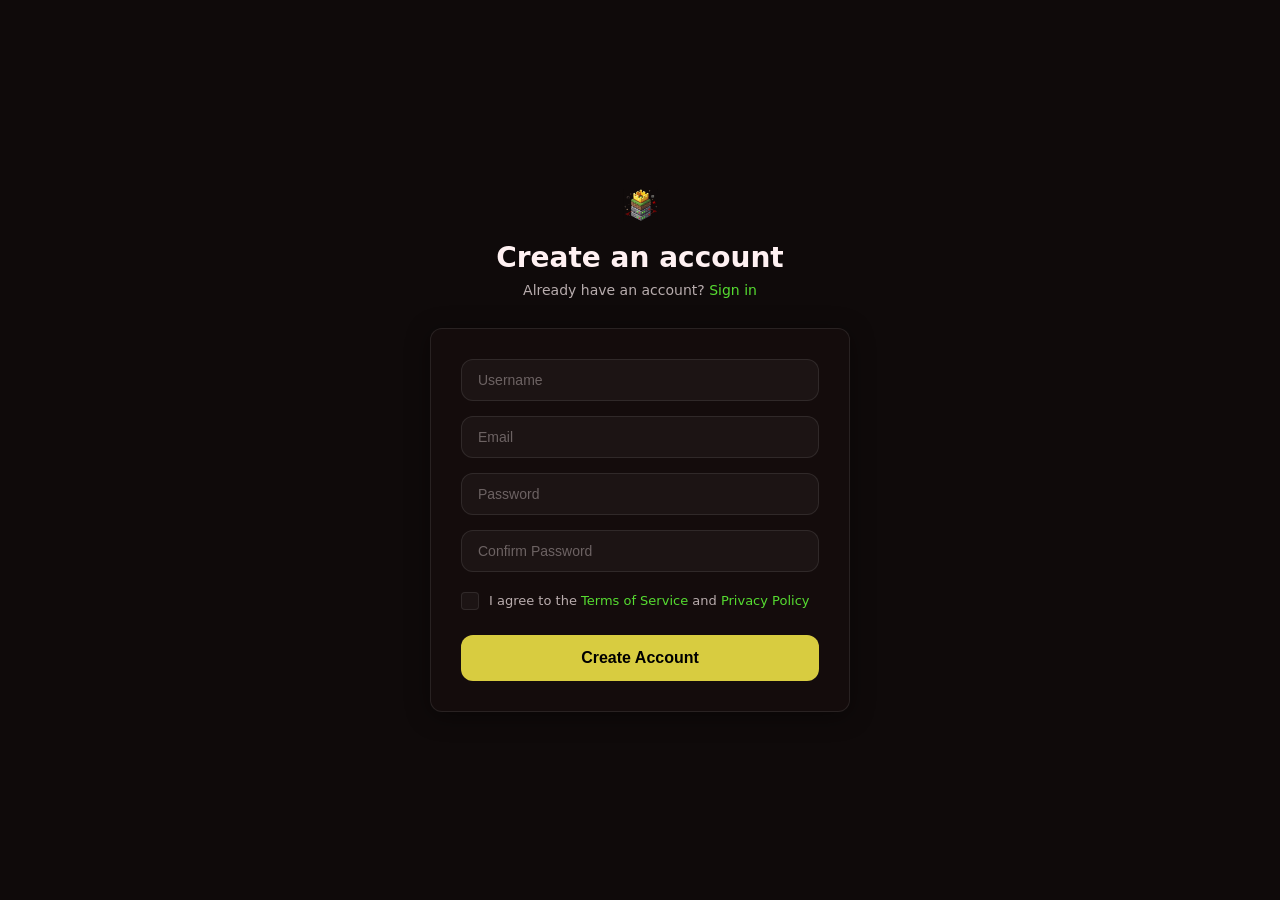
<file: pages/signup.html>
<!DOCTYPE html>
<html lang="en">
<head>
    <meta charset="UTF-8">
    <title>Sign up</title>
    <script src="../js/main.js" defer></script>
    <link rel="stylesheet" href="../css/signup.css">
</head>
<body>

<!-- logo-->
<a href="../index.html">
    <img src="../assets/icons/logo.svg" alt="logo" class="logo"></a>

<h1 class="page-title">Create an account</h1>

<p class="subtitle">
    Already have an account? <a href="login.html" class="link-accent">Sign in</a>
</p>

<section class="signup-card">
    <form action="" class="signup-form">
        <input type="text" placeholder="Username" class="input-field full-width">
        <input type="email" placeholder="Email" class="input-field full-width">
        <input type="password" placeholder="Password" class="input-field full-width">
        <input type="password" placeholder="Confirm Password" class="input-field full-width">

        <div class="terms-wrapper full-width">
            <input type="checkbox" id="terms-checkbox" class="custom-checkbox">
            <label for="terms-checkbox" class="terms-label">
                I agree to the <a href="Terms-of-Service.html" class="link-accent">Terms of Service</a> and <a href="Privacy-Policy.html" class="link-accent">Privacy Policy</a>
            </label>
        </div>

        <button type="submit" class="btn-primary full-width">Create Account</button>
    </form>
</section>

</body>
</html>
</file>
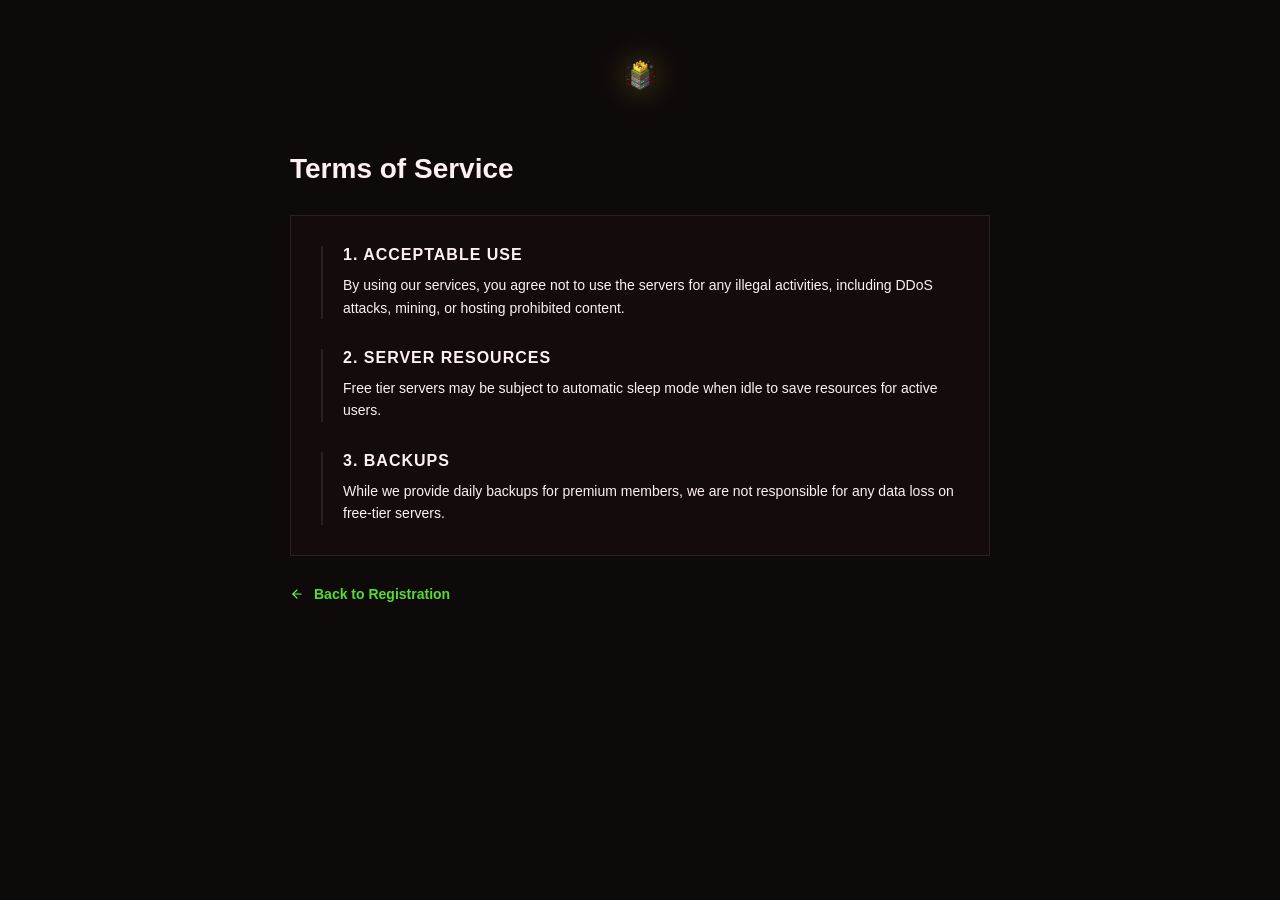
<file: pages/Terms-of-Service.html>
<!DOCTYPE html>
<html lang="en">
<head>
    <meta charset="UTF-8">
    <meta name="viewport" content="width=device-width, initial-scale=1.0">
    <title>Terms of Service</title>
    <link rel="stylesheet" href="../css/tos.css">
</head>
<body>
<a href="../index.html" class="brand">
    <img src="../assets/icons/logo.svg" alt="logo">
</a>

<section class="tos-container">
    <h1>Terms of Service</h1>
    <div class="tos-card">
        <div class="tos-section">
            <h2>1. Acceptable Use</h2>
            <p>By using our services, you agree not to use the servers for any illegal activities, including DDoS attacks, mining, or hosting prohibited content.</p>
        </div>

        <div class="tos-section">
            <h2>2. Server Resources</h2>
            <p>Free tier servers may be subject to automatic sleep mode when idle to save resources for active users.</p>
        </div>

        <div class="tos-section">
            <h2>3. Backups</h2>
            <p>While we provide daily backups for premium members, we are not responsible for any data loss on free-tier servers.</p>
        </div>
    </div>

    <a href="signup.html" class="back-link">
        <img src="../assets/icons/arrow-left.svg" alt="">
        Back to Registration
    </a>
</section>
</body>
</html>
</file>
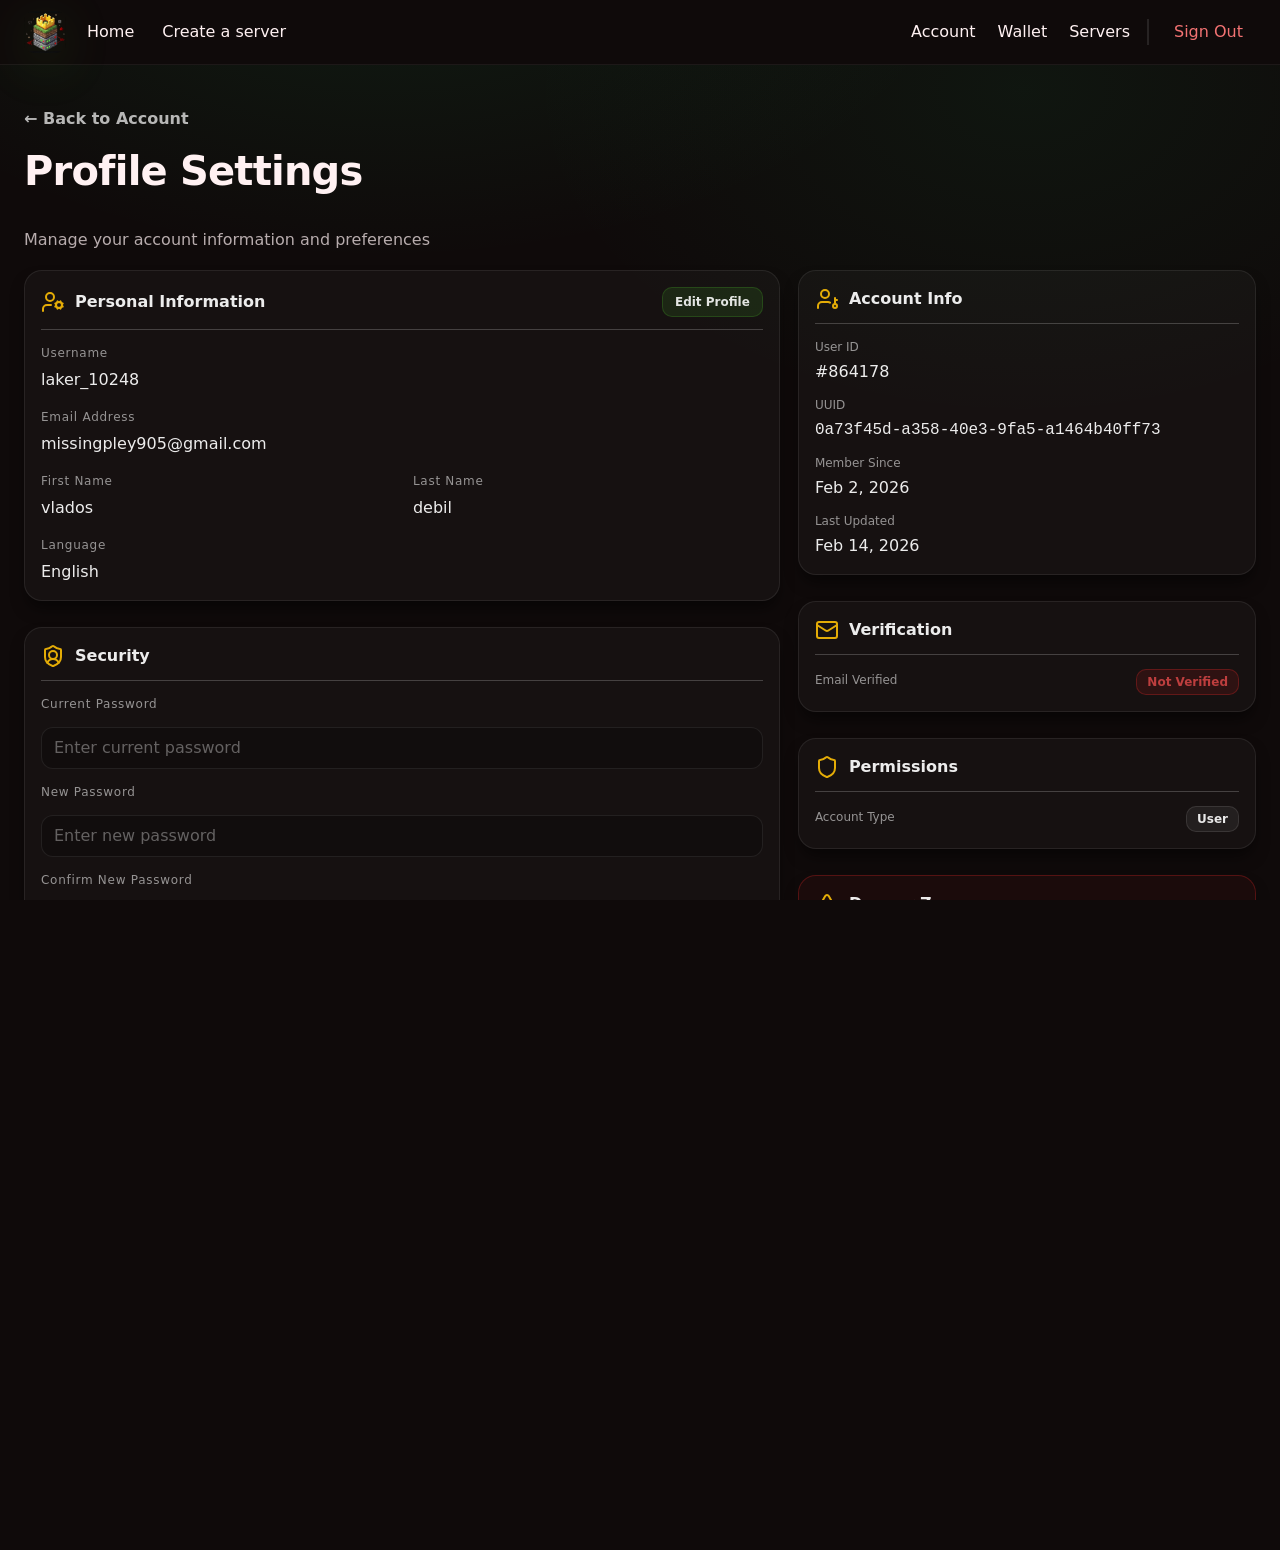
<file: TEST_BUILD/panel/public/component-site/pages/account-settings.html>
<!DOCTYPE html>
<html lang="en">
<head>
  <meta charset="UTF-8" />
  <meta name="viewport" content="width=device-width, initial-scale=1.0" />
  <title>Profile Settings</title>

    <link rel="stylesheet" href="../css/reset.css" />
    <link rel="stylesheet" href="../css/variables.css" />
    <link rel="stylesheet" href="../css/global.css" />
    <link rel="stylesheet" href="../css/components.css" />
    <link rel="stylesheet" href="../css/home.css" />
    <link rel="stylesheet" href="../css/account.css">
    <link rel="stylesheet" href="../css/account-settings.css">

    <script src="../js/main.js" defer></script>
</head>

<body>
<header class="topbar" data-topbar>
    <div class="container topbar__inner">

        <a class="brand" href="../index.html" aria-label="Home">
            <img class="brand__logo" src="../assets/icons/logo.svg" alt="Logo" />
        </a>

        <nav class="nav" data-nav aria-label="Main navigation">
            <a class="nav__link" href="../index.html">Home</a>
            <a class="nav__link is-active" href="create-server.html">Create a server</a>

            <div class="nav__right" role="group" aria-label="Account actions">
                <a class="nav__link" href="account.html">Account</a>
                <a class="nav__link" href="wallet.html">Wallet</a>
                <a class="nav__link" href="servers.html">Servers</a>
                <span class="nav__divider" aria-hidden="true"></span>
                <a class="nav__link nav__link--danger" href="login.html" data-signout>Sign Out</a>
            </div>
        </nav>

        <button class="burger" type="button" aria-label="Open menu" aria-expanded="false" data-burger>
            <span></span><span></span><span></span>
        </button>

    </div>
</header>

<div class="mnav" data-mobile-menu aria-hidden="true">
    <div class="mnav__panel" role="dialog" aria-modal="true" aria-label="Menu">
        <div class="mnav__top">
            <a class="brand" href="../index.html" aria-label="Home">
                <img class="brand__logo" src="../assets/icons/logo.svg" alt="Logo" />
            </a>
            <button class="mnav__close" type="button" aria-label="Close menu" data-mobile-close>✕</button>
        </div>

        <nav class="mnav__links" aria-label="Mobile navigation">
            <a class="mnav__link" href="../index.html">Home</a>
            <a class="mnav__link is-active" href="create-server.html">Create a server</a>
        </nav>

        <div class="mnav__section" role="navigation" aria-label="Account actions">
            <div class="mnav__section-title muted">ACCOUNT</div>

            <a class="mnav__link" href="account.html">Account</a>
            <a class="mnav__link" href="wallet.html">Billing &amp; Wallet</a>
            <a class="mnav__link" href="servers.html">My Servers</a>
        </div>

        <div class="mnav__spacer" aria-hidden="true"></div>

        <div class="mnav__bottom" role="navigation" aria-label="Sign out">
            <a class="mnav__link mnav__link--danger" href="login.html" data-signout>Sign Out</a>
        </div>
    </div>
</div>

  <main class="ps">
    <div class="container">

      <a class="ps-back" href="account.html">← Back to Account</a>

      <h1 class="ps__title">Profile Settings</h1>
      <p class="ps__subtitle muted">Manage your account information and preferences</p>

      <section class="ps-grid">
        <div class="ps-col">

          <article class="ps-card">
            <header class="ps-card__head ps-card__head--row">
              <div class="ps-card__title">
                <a class="ps-back" href="account.html">
                    <img class="ps-back__icon" src="../assets/icons/user-cog.svg" alt="" aria-hidden="true">
                </a>
                <span>Personal Information</span>
              </div>

              <a class="ps-btn ps-btn--soft" href="#" data-edit-profile>Edit Profile</a>
            </header>

            <div class="ps-info">
              <div class="ps-field ps-field--full">
                <div class="ps-label">Username</div>
                <div class="ps-value" data-username>missingNo</div>
              </div>

              <div class="ps-field ps-field--full">
                <div class="ps-label">Email Address</div>
                <div class="ps-value" data-email>missingpley905@gmail.com</div>
              </div>

              <div class="ps-field">
                <div class="ps-label">First Name</div>
                <div class="ps-value" data-firstname>vlados</div>
              </div>

              <div class="ps-field">
                <div class="ps-label">Last Name</div>
                <div class="ps-value" data-lastname>debil</div>
              </div>

              <div class="ps-field ps-field--full">
                <div class="ps-label">Language</div>
                <div class="ps-value" data-language>English</div>
              </div>
            </div>
          </article>

          <article class="ps-card">
            <header class="ps-card__head">
              <div class="ps-card__title">
                <a class="ps-back" href="account.html">
                    <img class="ps-back__icon" src="../assets/icons/shield-user.svg" alt="" aria-hidden="true">
                </a>
                <span>Security</span>
              </div>
            </header>

            <form class="ps-form" autocomplete="off" data-password-form>
              <label class="ps-input">
                <span class="ps-label">Current Password</span>
                <input type="password" name="current_password" placeholder="Enter current password" />
              </label>

              <label class="ps-input">
                <span class="ps-label">New Password</span>
                <input type="password" name="new_password" placeholder="Enter new password" />
              </label>

              <label class="ps-input">
                <span class="ps-label">Confirm New Password</span>
                <input type="password" name="confirm_password" placeholder="Confirm new password" />
              </label>

              <button class="btn btn--primary w100 ps-submit" type="submit">Update Password</button>
            </form>
          </article>

        </div>

        <aside class="ps-side">
          <article class="ps-card">
            <header class="ps-card__head">
              <div class="ps-card__title">
                <a class="ps-back" href="account.html">
                    <img class="ps-back__icon" src="../assets/icons/user-key.svg" alt="" aria-hidden="true">
                </a>
                <span>Account Info</span>
              </div>
            </header>

            <div class="ps-kv">
              <div class="ps-kv__item">
                <div class="ps-k">User ID</div>
                <div class="ps-v" data-user-id>#864178</div>
              </div>

              <div class="ps-kv__item">
                <div class="ps-k">UUID</div>
                <div class="ps-v ps-v--mono" data-uuid>0a73f45d-a358-40e3-9fa5-a1464b40ff73</div>
              </div>

              <div class="ps-kv__item">
                <div class="ps-k">Member Since</div>
                <div class="ps-v" data-member-since>Feb 2, 2026</div>
              </div>

              <div class="ps-kv__item">
                <div class="ps-k">Last Updated</div>
                <div class="ps-v" data-updated>Feb 14, 2026</div>
              </div>
            </div>
          </article>

          <article class="ps-card">
            <header class="ps-card__head">
              <div class="ps-card__title">
                <a class="ps-back" href="account.html">
                    <img class="ps-back__icon" src="../assets/icons/mail.svg" alt="" aria-hidden="true">
                </a>
                <span>Verification</span>
              </div>
            </header>

            <div class="ps-row">
              <div class="ps-k">Email Verified</div>
              <span class="ps-pill ps-pill--danger" data-email-verified>Not Verified</span>
            </div>
          </article>

          <article class="ps-card">
            <header class="ps-card__head">
              <div class="ps-card__title">
                <a class="ps-back" href="account.html">
                    <img class="ps-back__icon" src="../assets/icons/shield.svg" alt="" aria-hidden="true">
                </a>
                <span>Permissions</span>
              </div>
            </header>

            <div class="ps-row">
              <div class="ps-k">Account Type</div>
              <span class="ps-pill" data-account-type>User</span>
            </div>
          </article>

          <article class="ps-card ps-card--danger">
            <header class="ps-card__head">
              <div class="ps-card__title">
                <a class="ps-back" href="account.html">
                    <img class="ps-back__icon" src="../assets/icons/triangle-alert.svg" alt="" aria-hidden="true">
                </a>
                <span>Danger Zone</span>
              </div>
            </header>

            <div class="ps-danger">
              <div class="ps-danger__title">Delete Account</div>
              <div class="ps-danger__text muted">
                Once you delete your account, all of your data will be permanently removed.
                This action cannot be undone.
              </div>

              <button class="ps-btn ps-btn--danger w100" type="button" data-delete-account>
                Delete My Account
              </button>
            </div>
          </article>

        </aside>
      </section>

    </div>
  </main>

<footer class="footer">
    <div class="container footer__grid">
        <div class="footer__brand">
            <div class="footer__logoRow">
                <img class="brand__logo" src="../assets/icons/logo.svg" alt="Logo" />
                <span class="footer__brandName">MCServerHost</span>
            </div>

            <p class="footer__desc">
                Premium Minecraft server hosting with exceptional performance, reliability, and 24/7 support.
            </p>

            <div class="footer__social">
                <a class="footer__icon" href="#" aria-label="Twitter">
                    <img class="btn__icon" src="../assets/icons/tiktok.png" alt="tiktok" aria-hidden="true">
                </a>
                <a class="footer__icon" href="#" aria-label="Twitter">
                    <img class="btn__icon" src="../assets/icons/twitter.png" alt="twitter" aria-hidden="true">
                </a>
                <a class="footer__icon" href="#" aria-label="Discord">
                    <img class="btn__icon" src="../assets/icons/discord.png" alt="discord" aria-hidden="true">
                </a>
            </div>
        </div>

        <div class="footer__col">
            <div class="footer__title">Services</div>
            <a class="footer__link" href="#">Minecraft Hosting</a>
            <a class="footer__link" href="#">Free Minecraft Hosting</a>
            <a class="footer__link" href="#">Account Area</a>
            <a class="footer__link" href="#">Server Dashboard</a>
        </div>

        <div class="footer__col">
            <div class="footer__title">header</div>
            <a class="footer__link" href="#">Community Forums</a>
            <a class="footer__link" href="#">Minecraft Server List</a>
            <a class="footer__link" href="#">Member List</a>
        </div>

        <div class="footer__col">
            <div class="footer__title">Resources</div>
            <a class="footer__link" href="#">Careers</a>
            <a class="footer__link" href="#">Downloads</a>
            <a class="footer__link" href="#">Service Status</a>
            <a class="footer__link" href="#">Terms of Service</a>
            <a class="footer__link" href="#">Privacy Policy</a>
        </div>
    </div>

    <div class="container footer__bottom">
        <div class="footer__line"></div>
        <div class="footer__copy">© 2026 MCServerHost. All rights reserved.</div>
    </div>
</footer>
</body>
</html>
</file>
<file: css/variables.css>
:root{
  --bg:#0f0a0a;
  --bg2:#140c0c;
  --card:rgba(255,255,255,.035);
  --stroke:rgba(255,255,255,.09);

  --text:#fff1f2;
  --muted:rgba(255,241,242,.70);

  --accent:#d8cc40;
  --accent2:#39a11c;
  --radius:12px;
  --shadow: 0 10px 15px -3px rgba(0, 0, 0, 0.5);
}
</file>
<file: css/global.css>
html, body{
  overflow-x: hidden;
}

body{
  background: radial-gradient(1200px 700px at 30% -10%, rgba(25,211,107,.10), transparent 50%),
              radial-gradient(900px 600px at 80% 10%, rgba(25,211,107,.06), transparent 55%),
              var(--bg);
  color: var(--text);
  font-family: ui-sans-serif, system-ui, -apple-system, Segoe UI, Roboto, Arial, "Inter", sans-serif;
  line-height: 1.5;
}

a,
a:visited,
a:hover,
a:active,
a:focus,
a:focus-visible {
  text-decoration: none !important;
}

.container{
  max-width: 80rem;
  margin: 0 auto;
  padding: 0 1rem;
}


@media (min-width: 640px){
  .container{ padding: 0 1.5rem; }
}


.accent{ 
  color: var(--accent);
  font-size: 32px;
}

.muted{ 
  color: var(--muted);
  font-size: 16px; 
}

.section{ padding: 72px 0; }
.section__head{ max-width: 900px; margin: 0 auto 28px; text-align: center; }
.section__head h2{ margin: 10px 0 10px; font-size: clamp(28px, 4vw, 46px); letter-spacing: -0.02em; }
.section__head p{ margin: 0; font-size: 16px; }

.grid{ display:grid; gap:18px; }
.grid--3{ grid-template-columns: repeat(3, minmax(0, 1fr)); }
@media (max-width: 980px){
  .grid--3{ grid-template-columns: 1fr; }
}

.w100{ width:100%; display:inline-flex; justify-content:center; }
.link{ color: var(--accent); text-decoration: none; }
.link:hover{ text-decoration: underline; }
</file>
<file: css/components.css>
.card{
  border-radius: var(--radius);
  box-shadow: var(--shadow);
}

.btn{
  display: inline-flex;
  align-items: center;
  justify-content: center;
  height: 42px;
  gap: 10px;
  text-decoration: none;
  border-radius: 12px;
  border: 1px solid transparent;
  font-weight: 600;
  line-height: 1;
}

.btn:active{ transform: translateY(1px); }

.btn--lg{
  padding: 14px 18px;
  font-size: 16px;
  min-height: 48px;
}

.btn--primary{
  background: linear-gradient(180deg, var(--accent), var(--accent2));
  color:#04140b;
}

.btn--primary:hover{ filter: brightness(1.03); }

.btn--ghost{
  color: var(--text);
}

.btn--ghost:hover{
  background: rgba(255,255,255,.05);
}

.btn--outline{
  background: rgba(10,14,12,.35);
  border-color: rgba(86,220,49,.35);
  color: var(--text);
}
.btn--outline:hover{ border-color: rgba(86,220,49,.60); }

.btn__icon{
  width: 20px;
  height: 20px;
  flex: 0 0 20px;
  object-fit: contain;
  display: block;
}

.btn--create{
  background: linear-gradient(135deg, var(--accent), var(--accent2));
  color: #0b1b10;
  border: none;
}

.btn--create:hover{
  filter: brightness(0.95);
}

.btn__icon--rocket{
  filter: brightness(0) saturate(100%); /* робить “чорний” */
}

.btn__icon--discord{
  filter: brightness(0) saturate(100%)
          invert(46%) sepia(64%) saturate(4000%)
          hue-rotate(214deg) brightness(103%) contrast(101%);
}

.btn--discord{
  background: transparent;
  border: 1px solid rgba(88, 101, 242, .55);
  color: rgba(233,242,238,.92);
  box-shadow: 0 18px 45px rgba(88, 101, 242, .08);
}

.btn--discord:hover{
  background: rgba(88, 101, 242, .10);
  border-color: rgba(88, 101, 242, .80);
}

.btn--discord.btn--outline{
  background: transparent !important;
}

.btn--discord.is-solid{
  background: #5865F2;
  border-color: rgba(255,255,255,.12);
  color: #fff;
  box-shadow: 0 22px 60px rgba(88, 101, 242, .22);
}

.btn--discord.is-solid:hover{
  filter: brightness(1.03);
}

.btn.btn--discord{
  color: #5865F2 !important;
  background: transparent !important;
  border-color: rgba(88, 101, 242, .55) !important;
}

.btn.btn--discord:hover{
  color: #7B86FF !important;
  background: rgba(88, 101, 242, .10) !important;
  border-color: rgba(88, 101, 242, .85) !important;
}

.topbar__signup{
  min-width: 90px;
  height: 44px;
  border-radius: 14px;
  background: linear-gradient(180deg, var(--accent), var(--accent2));
}



.badge{
  display:inline-flex; align-items:center; gap:10px;
  padding: 10px 14px;
  border-radius: 999px;
  background: rgba(86,220,49,.12);
  border: 1px solid rgba(86,220,49,.22);
  color: var(--accent);
  font-weight: 800;
}
.badge--soft{
  background: rgba(255,255,255,.03);
  border-color: var(--stroke);
  color: var(--text);
}
.badge__icon{ color: var(--accent); }

.pixel {
  clip-path: polygon(
    0 10px, 10px 10px, 10px 0,
    calc(100% - 10px) 0, calc(100% - 10px) 10px,
    100% 10px, 100% calc(100% - 10px),
    calc(100% - 10px) calc(100% - 10px),
    calc(100% - 10px) 100%,
    10px 100%, 10px calc(100% - 10px),
    0 calc(100% - 10px)
  );
}

/* TOPBAR / NAV */
.topbar{
  position: sticky;
  top: 0;
  z-index: 50;
  background: var(--bg);
  border-bottom: 1px solid rgba(255,255,255,.06);
  backdrop-filter: none;
}

.topbar__inner{
  height: 64px;
  display:flex;
  align-items:center;
  gap: 16px;
  justify-content: space-between;
}



/* logo */
.brand{
  display:flex;
  align-items:center;
  text-decoration:none;
  flex: 0 0 auto;
}
.brand__logo{
  width: 42px;
  height: 42px;
  display:block;
  border-radius: 10px;
  filter: drop-shadow(0 10px 25px rgba(86,220,49,.18));
}
.brand__text{ font-weight: 900; letter-spacing: .2px; }

.brand--sm .brand__logo{
  width: 28px;
  height: 28px;
  border-radius: 9px;
}

/* nav */
.nav{
  display:flex;
  align-items:center;
  gap: 16px;
  flex: 1;
}



.nav__link{
  text-decoration:none;
  color: var(--text);
  padding: 10px 4px;
  border-radius: 14px;
  border: 1px solid transparent;
  transition: background .12s ease, border-color .12s ease, color .12s ease;
}

.nav__link:hover{
  background: rgba(255,255,255,.04);
  border-color: rgba(255,255,255,.06);
}

.nav__link.is-active{
  color: var(--text);
}

.nav__dropdown{ position: relative; }
.nav__dropbtn{
  cursor: pointer;
  border: 1px solid transparent;
  background: transparent;
}
.nav__chev{ margin-left: 6px; opacity: .8; }

.nav__menu{
  position: absolute;
  top: calc(100% + 10px);
  left: 0;
  min-width: 220px;
  padding: 10px;
  border-radius: 16px;
  background: rgb(16 16 16 / 96%);
  border: 1px solid rgba(255,255,255,.08);
  box-shadow: var(--shadow);
  display: none;
}

.nav__menu a{
  display:block;
  padding: 10px 12px;
  border-radius: 12px;
  text-decoration:none;
  color: var(--muted);
  font-weight: 800;
}
.nav__menu a:hover{
  background: rgba(255,255,255,.05);
  color: var(--text);
}

.nav__item{
  display:flex;
  align-items:center;
  gap:12px;

  padding: 12px 14px;
  border-radius: 12px;

  color: rgba(255,255,255,.92);
  font-weight: 700;
  font-size: 16px;
  text-decoration: none;
}

.nav__item:hover{
  background: rgba(255,255,255,.06);
}

.nav__icon{
  width: 18px;
  height: 18px;
  filter: invert(1);
  opacity: 0.92;
}

/* Базовое состояние иконки в FAQ */
.faq__icon {
    width: 16px;
    height: 16px;
    transition: transform 0.3s cubic-bezier(0.4, 0, 0.2, 1);
    transform: rotate(180deg); /* Закрыто - смотрит вниз */
    opacity: 0.7;
}

/* Поворот при открытии карточки */
details[open] .faq__icon {
    transform: rotate(0deg); /* Открыто - смотрит вверх */
    opacity: 1;
}

/* Убираем стандартный треугольник браузера */
.faq__item summary::-webkit-details-marker,
.faq__item summary::marker {
    display: none !important;
    content: "" !important;
}
details[open] .faq__a.muted {
    animation: faq-appear 0.3s ease-out;
}

@keyframes faq-appear {
    from {
        opacity: 0;
        transform: translateY(-8px);
    }
    to {
        opacity: 1;
        transform: translateY(0);
    }
}



.nav__menu .nav__item{
  display: flex !important;
  align-items: center;
  gap: 12px;
  padding: 12px 14px;
  font-weight: 200 !important;
  color: rgba(255,255,255,.92);
}

.is-disabled{ opacity:.55; pointer-events:none; }

.topbar__actions{
  display:flex;
  align-items:center;
  gap: 10px;
  margin-left: auto;
}

.nav__actions{
  display:none;
  gap: 10px;
  margin-top: 8px;
}

.burger{
  width: 44px;
  height: 44px;
  border-radius: 12px;
  border: 1px solid rgba(255,255,255,.12);
  background: rgba(255,255,255,.04);
  display: flex;
  flex-direction: column;
  justify-content: center;
  align-items: center;
  gap: 5px;
  padding: 10px;
  cursor: pointer;
}

.burger span{
  display: block;
  width: 20px;
  height: 4px;
  background: rgba(255,255,255,.92);
  border-radius: 999px;
}



/* MOBILE MENU */
.mnav{
  position: fixed;
  inset: 0;
  background: rgba(0,0,0,.55);
  opacity: 0;
  pointer-events: none;
  transition: opacity .18s ease;
  z-index: 9999;
}

.mnav__panel{
  position: absolute;
  inset: 0;
  background: rgba(10,10,10,.92);
  border-left: 1px solid rgba(255,255,255,.08);
  backdrop-filter: blur(10px);
  transform: translateX(16px);
  opacity: 0;
  transition: transform .18s ease, opacity .18s ease;

  display: flex;
  flex-direction: column;
  padding: 16px;
}

.mnav.is-open{
  opacity: 1;
  pointer-events: auto;
}

.mnav.is-open .mnav__panel{
  transform: translateX(0);
  opacity: 1;
}

.mnav__top{
  display:flex;
  align-items:center;
  justify-content:space-between;
  gap: 12px;

  padding-bottom: 12px;
  margin-bottom: 12px;
  border-bottom: 1px solid rgba(255,255,255,.35);
}

.mnav__close{
  background: transparent;
  border: 0;
  color: rgba(255,255,255,.85);
  font-size: 22px;
  cursor: pointer;
}

.mnav__links{
  margin-top: 14px;
  display:flex;
  flex-direction:column;
  gap: 6px;
}

.mnav__link{
  display:block;
  padding: 14px 14px;
  border-radius: 14px;
  color: rgba(255,255,255,.92);
  text-decoration: none;
  font-weight: 400;
}

.mnav__link--danger{
  display: flex;
  align-items: center;
  justify-content: center;
  color: rgba(255, 120, 120, .95);
}

.mnav__link--danger:hover{
  background: rgba(255, 80, 80, .10);
}

.mnav__bottom{
  margin-top: auto;
  padding-top: 14px;
  display:flex;
  flex-direction:column;
  border-top: 1px solid rgba(255, 255, 255, 22%);
  gap: 10px;
}

.mnav__btn{
  display:flex;
  justify-content:center;
  align-items:center;
  height: 52px;
  border-radius: 14px;
  text-decoration:none;
  font-weight: 600;
}

.mnav__btn--ghost{
  background: transparent;
  border: 1px solid rgba(255,255,255,.12);
  color: rgba(255,255,255,.92);
}

.mnav__btn--primary{
  background: var(--accent2);
  color: #07120a;
  border: 1px solid rgba(0,0,0,.25);
}

@media (max-width: 900px){
  .nav{ display: none !important; }
  .topbar__actions{ display: none !important; }
  .burger{ display: inline-flex !important; }
}

@media (min-width: 901px){
  .mnav{ display: none !important; }
}


@media (max-width: 900px){
  .burger{
    display:block;
  }
  .topbar__actions{
    display:none;
  }

  .nav{
    position: fixed;
    inset: 76px 16px auto 16px;
    padding: 14px;
    border-radius: 18px;
    background: rgb(16 16 16 / 96%);
    border: 1px solid rgba(255,255,255,.08);
    box-shadow: var(--shadow);
    display:none;
    flex-direction: column;
    align-items: stretch;
    gap: 10px;
    flex: 0;
  }
  .nav.is-open{ display:flex; }

  .nav__actions{
    display:flex;
    flex-direction: column;
  }

  .nav__dropdown{
    width: 100%;
  }

  .nav__menu{
    position: static;
    top: auto;
    left: auto;

    min-width: 0;
    width: 100%;

    margin-top: 10px;
    display: none;
    padding: 14px;
    border-radius: 16px;
  }

  .nav__dropdown.is-open .nav__menu{
    display: block;
  }

  .nav__menu::before{
    content: "COMMUNITY";
    display: block;
    margin-bottom: 12px;
    letter-spacing: .12em;
    font-size: 12px;
    opacity: .55;
  }

  .nav__item{
    width: 100%;
    padding: 12px 10px;
    border-radius: 12px;
    font-weight: 200;
  }

  .mnav__section{
    margin-top: 8px;
    padding: 10px 0 0;
  }

  .mnav__section-title{
    font-size: 14px;
    letter-spacing: .12em;
    text-transform: uppercase;
    padding: 0 14px;
    margin: 18px 0 18px; 
    color: rgba(255,255,255,.55);
  }

  .mnav__spacer{ 
    flex: 1; 
  }

}
.review.card {
    display: flex !important;
    flex-direction: row !important;
    flex-wrap: nowrap !important;
}

.review.card {
    display: flex !important;
    flex-direction: row !important;
    align-items: center !important;
    justify-content: space-between !important;
    gap: 20px !important;
}


.review__body {
    flex: 1 !important;
}


.review__nav {
    flex-shrink: 0 !important;
    width: 44px !important;
    height: 44px !important;
    display: flex !important;
    align-items: center;
    justify-content: center;
}


.review__nav .nav__icon {
    width: 18px !important;
    filter: invert(1) !important;
}

[data-review-prev] .nav__icon { transform: rotate(-90deg) !important; }
[data-review-next] .nav__icon { transform: rotate(90deg) !important; }

.dots {
    display: flex;
    justify-content: center;
    align-items: center;
    gap: 12px;
    margin-top: 30px;
}

/* Обычная точка */
.dot {
    width: 8px;
    height: 8px;
    background: rgba(255, 255, 255, 0.15);
    border-radius: 50%;
    cursor: pointer;
    transition: background 0.3s ease;
}

/* Активная точка (зеленая) */
.dot.is-active {
    background: #56dc31; /* Твой зеленый */
    box-shadow: 0 0 8px rgba(86, 220, 49, 0.4); /* Легкое свечение */
}
/* Убираем стандартную стрелочку details */
details summary::-webkit-details-marker {
    display: none;
}
details summary {
    list-style: none;
    display: flex;
    justify-content: space-between;
    align-items: center;
    cursor: pointer;
    outline: none;
    user-select: none;
}

/* Стили карточки FAQ (настройка отступов) */
.faq__item {
    margin-bottom: 12px;
    overflow: hidden;
    transition: all 0.3s ease;
}

.faq__icon {
    width: 16px;
    height: 16px;
    transition: transform 0.3s ease;
    transform: rotate(180deg);
}

/* Когда карточка открыта, возвращаем в 0 градусов */
details[open] .faq__icon {
    transform: rotate(0deg);
}

@keyframes faq-slide {
    from {
        opacity: 0;
        transform: translateY(-10px);
    }
    to {
        opacity: 1;
        transform: translateY(0);
    }
}

.faq__a.muted {
    margin-top: 10px;
    line-height: 1.5;
}

.faq {
    display: flex;
    flex-direction: column;
    gap: 10px;
}

.faq__item.card {
    padding: 15px;
    border-radius: px;
}

.faq__a {
    cursor: pointer;
    font-weight: 500;
}

.faq__a.muted {
    margin-top: 10px;
    font-weight: 400;
    opacity: 0.7;
}

details summary {
    display: list-item;
    padding-left: 5px;
}
</file>
<file: css/home.css>
/* Hero */
.hero{ 
  padding: 84px 0 44px; 
}


.hero__grid{
  display:grid;
  grid-template-columns: 1.05fr .95fr;
  gap: 22px;
  align-items: start;
}
@media (max-width: 1024px){
  .hero__grid{ grid-template-columns: 1fr; }
}

.hero__title{
  margin: 24px 0 24px;
  line-height: 1.05;
  letter-spacing: -0.03em;
  font-weight: 700;
}
.hero__desc{ 
  margin: 14px 0 18px;
  max-width: 640px; 
  font-size: 16px; 
  color: rgba(233,242,238,.78); }

.hero__cta{ 
  display:flex;
  gap: 12px;
  flex-wrap: wrap;
  margin-top: 22px; 
}

.hero__t1, .hero__t2, .hero__t3{
  display: block;
}

.hero__t2, .hero__t3{
  color: var(--accent);
}

.trust{
  margin-top: 18px;
  display:flex; align-items:center; justify-content:space-between;
  padding: 16px 18px;
  border-radius: 18px;
  background: rgba(255,255,255,.03);
  border:1px solid var(--stroke);
}
.trust__left{ display:flex; gap: 14px; align-items:center; }
.trust__stars{ color: rgba(25,211,107,.9); letter-spacing: 2px; }
.trust__link{ text-decoration:none; color: rgba(233,242,238,.70); font-size: 20px; }
.trust__link:hover{ color:#fff; }

/* Console */
.console{ overflow:hidden; }
.console__top{
  display:flex; align-items:center; justify-content:space-between;
  padding: 14px 16px;
  border-bottom: 1px solid var(--stroke);
  background: rgba(255,255,255,.02);
}
.traffic{ display:flex; gap:8px; }
.dot{ width:10px; height:10px; border-radius:99px; display:inline-block; opacity:.9; }
.dot--r{ background:#ff5f56; }
.dot--y{ background:#ffbd2e; }
.dot--g{ background:#27c93f; }
.console__title{ font-weight:800; color: rgba(233,242,238,.85); }
.console__time{ color: rgba(233,242,238,.55); font-family: ui-monospace, SFMono-Regular, Menlo, Consolas, monospace; }

.console__screen{ padding: 16px; }
.console__log{
  margin:0;
  height: 210px;
  overflow:auto;
  padding: 14px;
  border-radius: 14px;
  background: rgba(0,0,0,.28);
  border: 1px solid rgba(255,255,255,.06);
  font-family: ui-monospace, SFMono-Regular, Menlo, Consolas, monospace;
  font-size: 13px;
  color: rgba(233,242,238,.85);
}

.console__meter{ margin-top: 14px; }
.console__meterRow{ display:flex; justify-content:space-between; margin-bottom: 8px; font-size: 13px; }
.bar{
  height: 10px; border-radius: 99px;
  background: rgba(255,255,255,.08);
  overflow:hidden;
}
.bar__fill{
  display:block; height:100%;
  background: linear-gradient(90deg, rgba(25,211,107,.9), rgba(25,211,107,.45));
  border-radius: 99px;
}

.console__stats{ display:grid; grid-template-columns: 1fr 1fr; gap: 12px; margin-top: 14px; }
.mini{ padding: 14px; box-shadow: none; }
.mini__label{ font-size: 12px; }
.mini__value{ font-size: 24px; font-weight: 900; letter-spacing: -0.02em; margin-top: 6px; }

.console__cmd{
  margin-top: 14px;
  display:flex; align-items:center; gap:10px;
  padding: 12px 14px;
  border-radius: 14px;
  border: 1px solid rgba(255,255,255,.06);
  background: rgba(0,0,0,.18);
  font-family: ui-monospace, SFMono-Regular, Menlo, Consolas, monospace;
}
.console__input{
  width:100%;
  background: transparent;
  border: none;
  outline: none;
  color: rgba(233,242,238,.8);
}

/* Stats */
.stats{ padding: 24px 0 10px; }
.stats__grid{
  display:grid;
  grid-template-columns: repeat(4, minmax(0, 1fr));
  gap: 12px;
  text-align: center;
}
@media (max-width: 980px){
  .stats__grid{ grid-template-columns: 1fr 1fr; }
}
.stat{ padding: 18px 12px; }
.stat__num{ font-size: clamp(28px, 4vw, 52px); font-weight: 900; letter-spacing: -0.03em; }
.stat__label{ font-size: 12px; letter-spacing: .12em; margin-top: 4px; }

/* Feature cards */
.feature{ 
  padding: 22px; 
  box-shadow: none; 
  background: rgb(19, 20, 19); }

.feature__icon{
  display:block;

  width:44px;
  height:44px;
  padding:10px;
  border-radius:12px;
  background: var(--accent2);
  border: 1px solid var(--accent2);
  box-shadow: 0 14px 40px rgba(34,204,23,.60);
}

.feature h3{
  margin: 0 0 8px; 
}

.feature p{
  margin: 0; 
}

/* Billing */
.billing{
  display:flex; justify-content:center; gap: 10px;
  padding: 10px;
  border-radius: 18px;
  background: rgba(255,255,255,0.03);
  border: 1px solid var(--stroke);
  width: min(720px, 100%);
  margin: 0 auto 18px;
}

.pill{
  flex:1;
  padding: 12px 12px;
  border-radius: 16px;
  border: 1px solid transparent;
  background: transparent;
  color: rgba(233,242,238,.82);
  font-weight: 600;
}

.pill.is-active{
  background: rgba(25,211,107,.18);
  border-color: rgba(25,211,107,.28);
  color: var(--accent);
}

/* Plans */
.pricing{ margin-top: 10px; }
.plan{ padding: 22px; box-shadow: none; background: rgba(255,255,255,.03); }

.plan__top{
  display:flex;
  flex-direction: column;
  align-items: flex-start;
  gap: 6px;
}


.plan__name{ font-weight: 900; font-size: 22px; }
.plan__price{ margin: 18px 0 14px; }
.plan__value{ 
  font-weight: 700;
  letter-spacing: -0.03em;
}
.plan__list{ list-style:none; padding:0; margin: 0 0 16px; display:grid; gap: 10px; }
.plan__list li{
  display:flex; gap:10px; align-items:baseline;
  padding: 10px 12px;
  border-radius: 14px;
  background: rgba(0,0,0,.18);
  border: 1px solid rgba(255,255,255,.05);
}
.card--glow{
  border-color: rgba(25,211,107,.25);
  box-shadow: 0 30px 80px rgba(25,211,107,.08), var(--shadow);
}

/* Reviews */
.review{
  position: relative;
  padding: 26px 22px;
  display:grid;
  grid-template-columns: 56px 1fr 56px;
  gap: 12px;
  align-items:center;
}

.review__country--accent{
  color: var(--accent);
  font-size: 14px;
  font-weight: 700;
  opacity: .9;
}

@media (max-width: 396px){
  .billing{
    display: grid;
    grid-template-columns: 1fr;
    gap: 8px;
    width: 100%;
    padding: 10px;
  }

  .pill{
    width: 100%;
    padding: 10px 8px;
    border-radius: 14px;
    font-size: 14px;
  }
}

@media (max-width: 600px){
  .hero__right{
    width: 100%;
    max-width: 100%;
  }

  .console{
    width: 100%;
    max-width: 100%;
  }

  .console__log{
    max-width: 100%;
    white-space: pre-wrap;
    word-break: break-word;
  }
}

@media (max-width: 980px){
  .review{
     grid-template-columns: 44px 1fr 44px;
   }
}
.review__nav{
  width: 48px; height: 48px;
  border-radius: 999px;
  border: 1px solid var(--stroke);
  background: rgba(255,255,255,.03);
  color: rgba(233,242,238,.85);
  font-size: 26px;
}
.review__nav:hover{ background: rgba(255,255,255,.06); }
.review__stars{ color: rgba(25,211,107,.9); letter-spacing: 2px; }
.review__text{ margin: 12px 0 18px; color: rgba(233,242,238,.85); font-size: 16px; }

.review__meta{
  display: flex;
  flex-direction: column;
  align-items: flex-start;
  gap: 6px;
  border-top: 1px solid rgba(255,255,255,.07);
  padding-top: 14px;
}

.dots{ display:flex; gap: 8px; justify-content:center; margin-top: 14px; }
.dot2{
  width: 10px; height: 10px; border-radius: 99px;
  background: rgba(255,255,255,.18);
  border: 1px solid rgba(255,255,255,.08);
}
.dot2.is-active{ width: 26px; background: rgba(25,211,107,.55); border-color: rgba(25,211,107,.35); }

/* FAQ */
.faq{ display:grid; gap:12px; margin-top:18px; }

.faq__item{
  border: 1px solid rgba(255,255,255,.08);
  border-radius: 16px;
  background: rgba(19 20 19);
  overflow: hidden;
}

.faq__item > summary{
  cursor: pointer;
  list-style: none;
  padding: 18px;
  display: flex;
  align-items: center;
  justify-content: space-between;
  gap: 14px;
  font-size: 18px;
  color: rgba(255,255,255,.92);
  transition: background .15s ease;
}

.faq__caret{
  flex: 0 0 auto;
  display: inline-flex;
  align-items: center;
}

.faq__caret img{
  width: 18px;
  height: 18px;
  display: block;
  opacity: .85;
  filter: brightness(0) invert(1);
  transition: transform .2s ease, opacity .2s ease;
}

details[open] .faq__caret img{
  transform: rotate(180deg);
  opacity: 1;
}

.faq__item > summary::-webkit-details-marker{ display:none; }
.faq__item > summary::marker{ content:""; }

.faq__item > p{
  margin: 0;
  padding: 0 18px 18px;
  font-size: 16px;
  line-height: 1.5;
}

.faq__support{ text-align:center; margin-top:18px; }

@media (min-width: 901px){
  .burger{ display: none !important; }
}

@media (max-width: 900px){
  .burger{ display: flex !important; }
}

/* CTA */
.cta{ padding: 40px 0 70px; }
.cta__inner{
  padding: 34px 22px;
  text-align:center;
  box-shadow: none;
}
.cta__inner h2{ margin: 0 0 10px; font-size: clamp(26px, 4vw, 44px); }
.cta__inner p{ margin: 0 0 16px; }
.cta__buttons{ display:flex; justify-content:center; gap: 12px; flex-wrap: wrap; }

/* FOOTER */
.footer{
  padding: 60px 0 30px;
  border-top: 1px solid rgba(255,255,255,.06);
  background: rgba(0,0,0,.12);
}

.footer__grid{
  display: grid;
  grid-template-columns: 1.3fr 1fr 1fr 1fr;
  gap: 40px;
  align-items: start;
}

.footer__logoRow{
  display: flex;
  align-items: center;
  gap: 12px;
  margin-bottom: 14px;
}

.footer__logo{
  width: 34px;
  height: 34px;
}

.footer__brandName{
  font-size: 20px;
  font-weight: 750;
  letter-spacing: -0.02em;
}

.footer__desc{
  margin: 0 0 16px;
  color: rgba(233,242,238,.78);
  max-width: 320px;
}

.footer__social{
  display: flex;
  gap: 14px;
  align-items: center;
}

.footer__icon{
  width: 40px;
  height: 40px;
  display: grid;
  place-items: center;
  text-decoration: none;
  color: rgba(233,242,238,.9);
}

.footer__title{
  font-weight: 700;
  margin-bottom: 14px;
  font-size: 18px;
}

.footer__link{
  display: block;
  text-decoration: none;
  margin: 10px 0;
  color: rgba(233,242,238,.78);
  font-weight: 200;
}
.footer__link:hover{
  color: #fff;
  text-decoration: underline;
  text-decoration-color: rgba(255,255,255,.25);
}

.footer__bottom{
  margin-top: 40px;
}

.footer__line{
  height: 1px;
  background: rgba(255,255,255,.08);
  margin-bottom: 18px;
}

.footer__copy{
  text-align: center;
  color: rgba(233,242,238,.65);
  font-size: 14px;
}

.footer a,
.footer a:hover,
.footer a:focus,
.footer a:focus-visible{
  text-decoration: none;
}

.footer_link:hover{
  color: var(--text);
}

@media (max-width: 980px){
  .footer__grid{
    display: grid;
    grid-template-columns: 1fr;
    gap: 28px;
  }

  .footer__brand{
    max-width: 520px;
  }
}



@media (max-width: 900px){
  .hero__left{
    text-align: center;
    margin: 0 auto;
  }

  .badge{
    margin: 0 auto;
  }

  .trust{
    margin-left: auto;
    margin-right: auto;
  }

  .hero__cta{
    justify-content: center;
  }

  .hero__desc{
    margin-left: auto;
    margin-right: auto;
  }

  .hero__right{
    margin: 0 auto;
  }
}


@media (max-width: 980px){
  .footer__inner{ flex-direction: column; }
}

@media (max-width: 1024px){
  .hero__left{
    text-align: center;
    margin: 0 auto;
  }

  .badge{ margin: 0 auto; }
  .trust{ margin-left: auto; margin-right: auto; }
  .hero__cta{ justify-content: center; }
  .hero__desc{ margin-left: auto; margin-right: auto; }

  .hero__right{
    margin: 26px auto 0;
    width: min(560px, 100%);
  }
}

@media (min-width: 1025px) and (max-width: 1100px){
  .hero__grid{
    grid-template-columns: 1.25fr 0.75fr;
    gap: 18px;
  }

  .hero__right{
    max-width: 520px;
    justify-self: end;
  }
  .console{ width: 100%; }

  .hero__desc{
    max-width: 58ch;
    font-size: 15.5px;
    line-height: 1.65;
    text-wrap: pretty;
  }
}

@media (min-width: 1070px){
  .hero__t1, .hero__t2{ display: inline-block; }
  .hero__t2{ margin-left: .25em; }
  .hero__t3{ display: block; }
}
</file>
<file: TEST_BUILD/panel/public/component-site/css/variables.css>
:root{
  --bg:#0f0a0a;
  --bg2:#140c0c;
  --card:rgba(255,255,255,.035);
  --stroke:rgba(255,255,255,.09);
  --text:#fff1f2;
  --muted:rgba(255,241,242,.70);
  --accent:#d8cc40;
  --accent2:#39a11c;
  --radius:12px;
  --shadow: 0 10px 15px -3px rgba(0, 0, 0, 0.5);
}
</file>
<file: TEST_BUILD/panel/public/component-site/css/global.css>
html, body{
  overflow-x: hidden;
  height: 100%;
}

body{
  min-height: 100vh;
  display:flex;
  flex-direction:column;
  align-items: stretch;
  background: radial-gradient(1200px 700px at 30% -10%, rgba(25,211,107,.10), transparent 50%),
              radial-gradient(900px 600px at 80% 10%, rgba(25,211,107,.06), transparent 55%),
              var(--bg);
  color: var(--text);
  font-family: ui-sans-serif, system-ui, -apple-system, Segoe UI, Roboto, Arial, "Inter", sans-serif;
  line-height: 1.5;
}

header, main, footer{
  width: 100%;
}

main{
  flex: 1;
}

a,
a:visited,
a:hover,
a:active,
a:focus,
a:focus-visible {
  text-decoration: none !important;
}

.container{
  max-width: 80rem;
  margin: 0 auto;
  padding: 0 1rem;
}

.accent{ 
  color: var(--accent);
  font-size: 32px;
}

.muted{ 
  color: var(--muted);
  font-size: 16px; 
}

.section{ 
  padding: 72px 0; 
}

.section__head{ 
  max-width: 900px; 
  margin: 0 auto 28px; 
  text-align: center; 
}

.section__head h2{ 
  margin: 10px 0 10px; 
  font-size: clamp(28px, 4vw, 46px); 
  letter-spacing: -0.02em; 
}

.section__head p{ 
  margin: 0; 
  font-size: 16px; 
}

.grid{ 
  display:grid; 
  gap:18px; 
}

.grid--3{ 
  grid-template-columns: repeat(3, minmax(0, 1fr)); 
}

.w100{
  width:100%; 
  display:inline-flex; 
  justify-content:center; 
}

.link{ 
  color: var(--accent); 
  text-decoration: none; 
}

.link:hover{ 
  text-decoration: underline; 
}


@media (min-width: 640px){
  .container{ padding: 0 1.5rem; }
}

@media (max-width: 980px){
  .grid--3{ 
    grid-template-columns: 1fr; 
  }
}
</file>
<file: TEST_BUILD/panel/public/component-site/css/components.css>
.card{
  border-radius: var(--radius);
  box-shadow: var(--shadow);
}

.btn{
  display: inline-flex;
  align-items: center;
  justify-content: center;
  height: 42px;
  gap: 10px;
  text-decoration: none;
  border-radius: 12px;
  border: 1px solid transparent;
  font-weight: 600;
  line-height: 1;
}

.btn:active{ 
  transform: translateY(1px); 
}

.btn--lg{
  padding: 14px 18px;
  font-size: 16px;
  min-height: 48px;
}

.btn--primary{
  background: linear-gradient(180deg, var(--accent), var(--accent2));
  color:#04140b;
}

.btn--primary:hover{ 
  filter: brightness(1.03); 
}

.btn--ghost{
  color: var(--text);
}

.btn--ghost:hover{
  background: rgba(255,255,255,.05);
}

.btn--outline{
  background: rgba(10,14,12,.35);
  border-color: rgba(86,220,49,.35);
  color: var(--text);
}

.btn--outline:hover{ 
  border-color: rgba(86,220,49,.60); 
}

.btn__icon{
  width: 20px;
  height: 20px;
  flex: 0 0 20px;
  object-fit: contain;
  display: block;
}

.btn--create{
  background: linear-gradient(135deg, var(--accent), var(--accent2));
  color: #0b1b10;
  border: none;
}

.btn--create:hover{
  filter: brightness(0.95);
}

.btn__icon--rocket{
  filter: brightness(0) saturate(100%);
}

.btn__icon--discord{
  filter: brightness(0) saturate(100%)invert(46%) sepia(64%) saturate(4000%) 
  hue-rotate(214deg) brightness(103%) contrast(101%);
}

.btn--discord{
  background: transparent;
  border: 1px solid rgba(88, 101, 242, .55);
  color: rgba(233,242,238,.92);
  box-shadow: 0 18px 45px rgba(88, 101, 242, .08);
}

.btn--discord:hover{
  background: rgba(88, 101, 242, .10);
  border-color: rgba(88, 101, 242, .80);
}

.btn--discord.btn--outline{
  background: transparent !important;
}

.btn--discord.is-solid{
  background: #5865F2;
  border-color: rgba(255,255,255,.12);
  color: #fff;
  box-shadow: 0 22px 60px rgba(88, 101, 242, .22);
}

.btn--discord.is-solid:hover{
  filter: brightness(1.03);
}

.btn.btn--discord{
  color: #5865F2 !important;
  background: transparent !important;
  border-color: rgba(88, 101, 242, .55) !important;
}

.btn.btn--discord:hover{
  color: #7B86FF !important;
  background: rgba(88, 101, 242, .10) !important;
  border-color: rgba(88, 101, 242, .85) !important;
}

.topbar__signup{
  min-width: 90px;
  height: 44px;
  border-radius: 14px;
  background: linear-gradient(180deg, var(--accent), var(--accent2));
}



.badge{
  display:inline-flex; align-items:center; gap:10px;
  padding: 10px 14px;
  border-radius: 999px;
  background: rgba(86,220,49,.12);
  border: 1px solid rgba(86,220,49,.22);
  color: var(--accent);
  font-weight: 800;
}

.badge--soft{
  background: rgba(255,255,255,.03);
  border-color: var(--stroke);
  color: var(--text);
}

.badge__icon{ color: var(--accent); }

.pixel {
  clip-path: polygon(
    0 10px, 10px 10px, 10px 0,
    calc(100% - 10px) 0, calc(100% - 10px) 10px,
    100% 10px, 100% calc(100% - 10px),
    calc(100% - 10px) calc(100% - 10px),
    calc(100% - 10px) 100%,
    10px 100%, 10px calc(100% - 10px),
    0 calc(100% - 10px)
  );
}

.topbar{
  position: sticky;
  top: 0;
  z-index: 50;
  background: var(--bg);
  border-bottom: 1px solid rgba(255,255,255,.06);
  backdrop-filter: none;
}

.topbar__inner{
  height: 64px;
  display:flex;
  align-items:center;
  gap: 16px;
  justify-content: space-between;
}

.brand{
  display:flex;
  align-items:center;
  text-decoration:none;
  flex: 0 0 auto;
}

.brand__logo{
  width: 42px;
  height: 42px;
  display:block;
  border-radius: 10px;
  filter: drop-shadow(0 10px 25px rgba(86,220,49,.18));
}

.brand__text{ 
  font-weight: 900; 
  letter-spacing: .2px; 
}

.brand--sm .brand__logo{
  width: 28px;
  height: 28px;
  border-radius: 9px;
}

.nav{
  display:flex;
  align-items:center;
  gap: 16px;
  flex: 1;
}

.nav__link{
  text-decoration:none;
  color: var(--text);
  padding: 10px 4px;
  border-radius: 14px;
  border: 1px solid transparent;
  transition: background .12s ease, border-color .12s ease, color .12s ease;
}

.nav__link:hover{
  background: rgba(255,255,255,.04);
  border-color: rgba(255,255,255,.06);
}

.nav__link.is-active{
  color: var(--text);
}

.nav__dropdown{ 
  position: relative; 
}

.nav__dropbtn{
  cursor: pointer;
  border: 1px solid transparent;
  background: transparent;
}

.nav__chev{ 
  margin-left: 6px; 
  opacity: .8; 
}

.nav__menu{
  position: absolute;
  top: calc(100% + 10px);
  left: 0;
  min-width: 220px;
  padding: 10px;
  border-radius: 16px;
  background: rgb(16 16 16 / 96%);
  border: 1px solid rgba(255,255,255,.08);
  box-shadow: var(--shadow);
  display: none;
}

.nav__menu a{
  display:block;
  padding: 10px 12px;
  border-radius: 12px;
  text-decoration:none;
  color: var(--muted);
  font-weight: 800;
}

.nav__menu a:hover{
  background: rgba(255,255,255,.05);
  color: var(--text);
}

.nav__item{
  display:flex;
  align-items:center;
  gap:12px;
  padding: 12px 14px;
  border-radius: 12px;
  color: rgba(255,255,255,.92);
  font-weight: 700;
  font-size: 16px;
  text-decoration: none;
}

.nav__item:hover{
  background: rgba(255,255,255,.06);
}

.nav__icon{
  width: 18px;
  height: 18px;
  filter: invert(1);
  opacity: 0.92;
}

.faq__icon {
  width: 16px;
  height: 16px;
  transition: transform 0.3s cubic-bezier(0.4, 0, 0.2, 1);
  transform: rotate(180deg);
  opacity: 0.7;
}

details[open] .faq__icon {
  transform: rotate(0deg);
  opacity: 1;
}

.faq__item summary::-webkit-details-marker,
.faq__item summary::marker {
    display: none !important;
    content: "" !important;
}
details[open] .faq__a.muted {
    animation: faq-appear 0.3s ease-out;
}

@keyframes faq-appear {
    from {
        opacity: 0;
        transform: translateY(-8px);
    }
    to {
        opacity: 1;
        transform: translateY(0);
    }
}



.nav__menu .nav__item{
  display: flex !important;
  align-items: center;
  gap: 12px;
  padding: 12px 14px;
  font-weight: 200 !important;
  color: rgba(255,255,255,.92);
}

.is-disabled{ 
  opacity:.55; 
  pointer-events:none; 
}

.topbar__actions{
  display:flex;
  align-items:center;
  gap: 10px;
  margin-left: auto;
}

.nav__actions{
  display:none;
  gap: 10px;
  margin-top: 8px;
}

.burger{
  width: 44px;
  height: 44px;
  border-radius: 12px;
  border: 1px solid rgba(255,255,255,.12);
  background: rgba(255,255,255,.04);
  display: flex;
  flex-direction: column;
  justify-content: center;
  align-items: center;
  gap: 5px;
  padding: 10px;
  cursor: pointer;
}

.burger span{
  display: block;
  width: 20px;
  height: 4px;
  background: rgba(255,255,255,.92);
  border-radius: 999px;
}

.mnav{
  position: fixed;
  inset: 0;
  background: rgba(0,0,0,.55);
  opacity: 0;
  pointer-events: none;
  transition: opacity .18s ease;
  z-index: 9999;
}

.mnav__panel{
  display: flex;
  flex-direction: column;
  padding: 16px;
  position: absolute;
  inset: 0;
  background: rgba(10,10,10,.92);
  border-left: 1px solid rgba(255,255,255,.08);
  backdrop-filter: blur(10px);
  transform: translateX(16px);
  opacity: 0;
  transition: transform .18s ease, opacity .18s ease;

}

.mnav.is-open{
  opacity: 1;
  pointer-events: auto;
}

.mnav.is-open .mnav__panel{
  transform: translateX(0);
  opacity: 1;
}

.mnav__top{
  display:flex;
  align-items:center;
  justify-content:space-between;
  gap: 12px;
  padding-bottom: 12px;
  margin-bottom: 12px;
  border-bottom: 1px solid rgba(255,255,255,.35);
}

.mnav__close{
  background: transparent;
  border: 0;
  color: rgba(255,255,255,.85);
  font-size: 22px;
  cursor: pointer;
}

.mnav__links{
  margin-top: 14px;
  display:flex;
  flex-direction:column;
  gap: 6px;
}

.mnav__link{
  display:block;
  padding: 14px 14px;
  border-radius: 14px;
  color: rgba(255,255,255,.92);
  text-decoration: none;
  font-weight: 400;
}

.mnav__link--danger{
  display: flex;
  align-items: center;
  justify-content: center;
  color: rgba(255, 120, 120, .95);
}

.mnav__link--danger:hover{
  background: rgba(255, 80, 80, .10);
}

.mnav__bottom{
  margin-top: auto;
  padding-top: 14px;
  display:flex;
  flex-direction:column;
  border-top: 1px solid rgba(255, 255, 255, 22%);
  gap: 10px;
}

.mnav__btn{
  display:flex;
  justify-content:center;
  align-items:center;
  height: 52px;
  border-radius: 14px;
  text-decoration:none;
  font-weight: 600;
}

.mnav__btn--ghost{
  background: transparent;
  border: 1px solid rgba(255,255,255,.12);
  color: rgba(255,255,255,.92);
}

.mnav__btn--primary{
  background: var(--accent2);
  color: #07120a;
  border: 1px solid rgba(0,0,0,.25);
}

@media (max-width: 900px){
  .nav{ 
    display: none !important; 
  }

  .topbar__actions{ 
    display: none !important; 
  }
  
  .burger{ 
    display: inline-flex !important; 
  }
}

@media (min-width: 901px){
  .mnav{ 
    display: none !important; 
  }
}


@media (max-width: 900px){
  .burger{
    display:block;
  }

  .topbar__actions{
    display:none;
  }

  .nav{
    position: fixed;
    inset: 76px 16px auto 16px;
    padding: 14px;
    border-radius: 18px;
    background: rgb(16 16 16 / 96%);
    border: 1px solid rgba(255,255,255,.08);
    box-shadow: var(--shadow);
    display:none;
    flex-direction: column;
    align-items: stretch;
    gap: 10px;
    flex: 0;
  }

  .nav.is-open{ 
    display:flex; 
  }

  .nav__actions{
    display:flex;
    flex-direction: column;
  }

  .nav__dropdown{
    width: 100%;
  }

  .nav__menu{
    position: static;
    top: auto;
    left: auto;
    min-width: 0;
    width: 100%;
    margin-top: 10px;
    display: none;
    padding: 14px;
    border-radius: 16px;
  }

  .nav__dropdown.is-open .nav__menu{
    display: block;
  }

  .nav__menu::before{
    content: "COMMUNITY";
    display: block;
    margin-bottom: 12px;
    letter-spacing: .12em;
    font-size: 12px;
    opacity: .55;
  }

  .nav__item{
    width: 100%;
    padding: 12px 10px;
    border-radius: 12px;
    font-weight: 200;
  }

  .mnav__section{
    margin-top: 8px;
    padding: 10px 0 0;
  }

  .mnav__section-title{
    font-size: 14px;
    letter-spacing: .12em;
    text-transform: uppercase;
    padding: 0 14px;
    margin: 18px 0 18px; 
    color: rgba(255,255,255,.55);
  }

  .mnav__spacer{ 
    flex: 1; 
  }

}

.review.card {
    display: flex !important;
    flex-direction: row !important;
    flex-wrap: nowrap !important;
}

.review.card {
    display: flex !important;
    flex-direction: row !important;
    align-items: center !important;
    justify-content: space-between !important;
    gap: 20px !important;
}

.review__body {
    flex: 1 !important;
}

.review__nav {
    flex-shrink: 0 !important;
    width: 44px !important;
    height: 44px !important;
    display: flex !important;
    align-items: center;
    justify-content: center;
}

.review__nav .nav__icon {
    width: 18px !important;
    filter: invert(1) !important;
}

[data-review-prev] .nav__icon { transform: rotate(-90deg) !important; }
[data-review-next] .nav__icon { transform: rotate(90deg) !important; }

.dots {
    display: flex;
    justify-content: center;
    align-items: center;
    gap: 12px;
    margin-top: 30px;
}

.dot {
    width: 8px;
    height: 8px;
    background: rgba(255, 255, 255, 0.15);
    border-radius: 50%;
    cursor: pointer;
    transition: background 0.3s ease;
}

.dot.is-active {
    background: #56dc31;
    box-shadow: 0 0 8px rgba(86, 220, 49, 0.4);
}

details summary::-webkit-details-marker {
    display: none;
}
details summary {
    list-style: none;
    display: flex;
    justify-content: space-between;
    align-items: center;
    cursor: pointer;
    outline: none;
    user-select: none;
}

.faq__item {
    margin-bottom: 12px;
    overflow: hidden;
    transition: all 0.3s ease;
}

.faq__icon {
    width: 16px;
    height: 16px;
    transition: transform 0.3s ease;
    transform: rotate(180deg);
}

details[open] .faq__icon {
    transform: rotate(0deg);
}

@keyframes faq-slide {
    from {
        opacity: 0;
        transform: translateY(-10px);
    }
    to {
        opacity: 1;
        transform: translateY(0);
    }
}

.faq__a.muted {
    margin-top: 10px;
    line-height: 1.5;
}

.faq {
    display: flex;
    flex-direction: column;
    gap: 10px;
}

.faq__item.card {
    padding: 15px;
    border-radius: px;
}

.faq__a {
    cursor: pointer;
    font-weight: 500;
}

.faq__a.muted {
    margin-top: 10px;
    font-weight: 400;
    opacity: 0.7;
}

details summary {
    display: list-item;
    padding-left: 5px;
}
</file>
<file: TEST_BUILD/panel/public/component-site/css/home.css>
.hero{ 
  padding: 84px 0 44px; 
}


.hero__grid{
  display:grid;
  grid-template-columns: 1.05fr .95fr;
  gap: 22px;
  align-items: start;
}

.hero__title{
  margin: 24px 0 24px;
  line-height: 1.05;
  letter-spacing: -0.03em;
  font-weight: 700;
}

.hero__desc{ 
  margin: 14px 0 18px;
  max-width: 640px; 
  font-size: 16px; 
  color: rgba(233,242,238,.78); }

.hero__cta{ 
  display:flex;
  gap: 12px;
  flex-wrap: wrap;
  margin-top: 22px; 
}

.hero__t1, .hero__t2, .hero__t3{
  display: block;
}

.hero__t2, .hero__t3{
  color: var(--accent);
}

.trust{
  margin-top: 18px;
  display:flex; align-items:center; justify-content:space-between;
  padding: 16px 18px;
  border-radius: 18px;
  background: rgba(255,255,255,.03);
  border:1px solid var(--stroke);
}

.trust__left{ 
  display:flex; 
  gap: 14px; 
  align-items:center; 
}

.trust__stars{ 
  color: rgba(25,211,107,.9); 
  letter-spacing: 2px; 
}

.trust__link{ 
  text-decoration:none; 
  color: rgba(233,242,238,.70); 
  font-size: 20px; 
}

.trust__link:hover{ 
  color:#fff; 
}

.console{ 
  overflow:hidden; 
}

.console__top{
  display:flex; align-items:center; justify-content:space-between;
  padding: 14px 16px;
  border-bottom: 1px solid var(--stroke);
  background: rgba(255,255,255,.02);
}

.traffic{ display:flex; gap:8px; }

.dot{ 
  width:10px; 
  height:10px; 
  border-radius:99px; 
  display:inline-block; 
  opacity:.9; 
}

.dot--r{ 
  background:#ff5f56; 
}

.dot--y{ 
  background:#ffbd2e; 
}

.dot--g{ 
  background:#27c93f; 
}

.console__title{ 
  font-weight:800; 
  color: rgba(233,242,238,.85); 
}

.console__time{ 
  color: rgba(233,242,238,.55); 
  font-family: ui-monospace, SFMono-Regular, Menlo, Consolas, monospace; 
}

.console__screen{ 
  padding: 16px; 
}

.console__log{
  margin:0;
  height: 210px;
  overflow:auto;
  padding: 14px;
  border-radius: 14px;
  background: rgba(0,0,0,.28);
  border: 1px solid rgba(255,255,255,.06);
  font-family: ui-monospace, SFMono-Regular, Menlo, Consolas, monospace;
  font-size: 13px;
  color: rgba(233,242,238,.85);
}

.console__meter{ 
  margin-top: 14px; 
}

.console__meterRow{ 
  display:flex; 
  justify-content:space-between; 
  margin-bottom: 8px; 
  font-size: 13px; 
}

.bar{
  height: 10px; border-radius: 99px;
  background: rgba(255,255,255,.08);
  overflow:hidden;
}

.bar__fill{
  display:block; height:100%;
  background: linear-gradient(90deg, rgba(25,211,107,.9), rgba(25,211,107,.45));
  border-radius: 99px;
}

.console__stats{ 
  display:grid; 
  grid-template-columns: 1fr 1fr; 
  gap: 12px; 
  margin-top: 14px; 
}

.mini{
  padding: 14px; 
  box-shadow: none; 
}

.mini__label{ 
  font-size: 12px; 
}

.mini__value{ 
  font-size: 24px; 
  font-weight: 900; 
  letter-spacing: -0.02em; 
  margin-top: 6px; 
}

.console__cmd{
  margin-top: 14px;
  display:flex; align-items:center; gap:10px;
  padding: 12px 14px;
  border-radius: 14px;
  border: 1px solid rgba(255,255,255,.06);
  background: rgba(0,0,0,.18);
  font-family: ui-monospace, SFMono-Regular, Menlo, Consolas, monospace;
}
.console__input{
  width:100%;
  background: transparent;
  border: none;
  outline: none;
  color: rgba(233,242,238,.8);
}

.stats{ 
  padding: 24px 0 10px; 
}

.stats__grid{
  display:grid;
  grid-template-columns: repeat(4, minmax(0, 1fr));
  gap: 12px;
  text-align: center;
}


.stat{ 
  padding: 18px 12px; 
}

.stat__num{ 
  font-size: clamp(28px, 4vw, 52px); 
  font-weight: 900; 
  letter-spacing: -0.03em; 
}

.stat__label{ 
  font-size: 12px; 
  letter-spacing: .12em; 
  margin-top: 4px; 
}

.feature{ 
  padding: 22px; 
  box-shadow: none; 
  background: rgb(19, 20, 19); 
}

.feature__icon{
  display:block;
  width:44px;
  height:44px;
  padding:10px;
  border-radius:12px;
  background: var(--accent2);
  border: 1px solid var(--accent2);
  box-shadow: 0 14px 40px rgba(34,204,23,.60);
}

.feature h3{
  margin: 0 0 8px; 
}

.feature p{
  margin: 0; 
}

.billing{
  display:flex; justify-content:center; gap: 10px;
  padding: 10px;
  border-radius: 18px;
  background: rgba(255,255,255,0.03);
  border: 1px solid var(--stroke);
  width: min(720px, 100%);
  margin: 0 auto 18px;
}

.pill{
  flex:1;
  padding: 12px 12px;
  border-radius: 16px;
  border: 1px solid transparent;
  background: transparent;
  color: rgba(233,242,238,.82);
  font-weight: 600;
}

.pill.is-active{
  background: rgba(25,211,107,.18);
  border-color: rgba(25,211,107,.28);
  color: var(--accent);
}

.pricing{ 
  margin-top: 10px; 
}
.plan{ 
  padding: 22px; 
  box-shadow: none; 
  background: rgba(255,255,255,.03); 
}

.plan__top{
  display:flex;
  flex-direction: column;
  align-items: flex-start;
  gap: 6px;
}


.plan__name{ 
  font-weight: 900; 
  font-size: 22px; 
}

.plan__price{ 
  margin: 18px 0 14px; 
}

.plan__value{ 
  font-weight: 700;
  letter-spacing: -0.03em;
}
.plan__list{ 
  display:grid; 
  gap: 10px; 
  list-style:none; 
  padding:0; 
  margin: 0 0 16px; 
}

.plan__list li{
  display:flex; gap:10px; align-items:baseline;
  padding: 10px 12px;
  border-radius: 14px;
  background: rgba(0,0,0,.18);
  border: 1px solid rgba(255,255,255,.05);
}

.card--glow{
  border-color: rgba(25,211,107,.25);
  box-shadow: 0 30px 80px rgba(25,211,107,.08), var(--shadow);
}

.review{
  position: relative;
  padding: 26px 22px;
  display:grid;
  grid-template-columns: 56px 1fr 56px;
  gap: 12px;
  align-items:center;
}

.review__country--accent{
  color: var(--accent);
  font-size: 14px;
  font-weight: 700;
  opacity: .9;
}



.review__nav{
  width: 48px; height: 48px;
  border-radius: 999px;
  border: 1px solid var(--stroke);
  background: rgba(255,255,255,.03);
  color: rgba(233,242,238,.85);
  font-size: 26px;
}


.review__nav:hover{ 
  background: rgba(255,255,255,.06); 
}

.review__stars{ 
  color: rgba(25,211,107,.9); 
  letter-spacing: 2px; 
}

.review__text{ 
  margin: 12px 0 18px; 
  color: rgba(233,242,238,.85); 
  font-size: 16px; 
}

.review__meta{
  display: flex;
  flex-direction: column;
  align-items: flex-start;
  gap: 6px;
  border-top: 1px solid rgba(255,255,255,.07);
  padding-top: 14px;
}

.dots{ 
  display:flex; 
  gap: 8px; 
  justify-content:center; 
  margin-top: 14px; 
}

.dot2{
  width: 10px; 
  height: 10px; 
  border-radius: 99px;
  background: rgba(255,255,255,.18);
  border: 1px solid rgba(255,255,255,.08);
}

.dot2.is-active{ 
  width: 26px; 
  background: rgba(25,211,107,.55); 
  border-color: rgba(25,211,107,.35); 
}

.faq{ 
  display:grid; 
  gap:12px; 
  margin-top:18px; 
}

.faq__item{
  border: 1px solid rgba(255,255,255,.08);
  border-radius: 16px;
  background: rgba(19 20 19);
  overflow: hidden;
}

.faq__item > summary{
  cursor: pointer;
  list-style: none;
  padding: 18px;
  display: flex;
  align-items: center;
  justify-content: space-between;
  gap: 14px;
  font-size: 18px;
  color: rgba(255,255,255,.92);
  transition: background .15s ease;
}

.faq__caret{
  flex: 0 0 auto;
  display: inline-flex;
  align-items: center;
}

.faq__caret img{
  width: 18px;
  height: 18px;
  display: block;
  opacity: .85;
  filter: brightness(0) invert(1);
  transition: transform .2s ease, opacity .2s ease;
}

details[open] .faq__caret img{
  transform: rotate(180deg);
  opacity: 1;
}

.faq__item > summary::-webkit-details-marker{ display:none; }
.faq__item > summary::marker{ content:""; }

.faq__item > p{
  margin: 0;
  padding: 0 18px 18px;
  font-size: 16px;
  line-height: 1.5;
}

.faq__support{ 
  text-align:center; 
  margin-top:18px; 
}



.cta{ 
  padding: 40px 0 70px; 
}

.cta__inner{
  padding: 34px 22px;
  text-align:center;
  box-shadow: none;
}

.cta__inner h2{ 
  margin: 0 0 10px; 
  font-size: clamp(26px, 4vw, 44px); 
}

.cta__inner p{ 
  margin: 0 0 16px; 
}

.cta__buttons{ 
  display:flex; 
  justify-content:center; 
  gap: 12px; 
  flex-wrap: wrap; 
}

.footer{
  padding: 60px 0 30px;
  border-top: 1px solid rgba(255,255,255,.06);
  background: rgba(0,0,0,.12);
}

.footer__grid{
  display: grid;
  grid-template-columns: 1.3fr 1fr 1fr 1fr;
  gap: 40px;
  align-items: start;
}

.footer__logoRow{
  display: flex;
  align-items: center;
  gap: 12px;
  margin-bottom: 14px;
}

.footer__logo{
  width: 34px;
  height: 34px;
}

.footer__brandName{
  font-size: 20px;
  font-weight: 750;
  letter-spacing: -0.02em;
}

.footer__desc{
  margin: 0 0 16px;
  color: rgba(233,242,238,.78);
  max-width: 320px;
}

.footer__social{
  display: flex;
  gap: 14px;
  align-items: center;
}

.footer__icon{
  width: 40px;
  height: 40px;
  display: grid;
  place-items: center;
  text-decoration: none;
  color: rgba(233,242,238,.9);
}

.footer__title{
  font-weight: 700;
  margin-bottom: 14px;
  font-size: 18px;
}

.footer__link{
  display: block;
  text-decoration: none;
  margin: 10px 0;
  color: rgba(233,242,238,.78);
  font-weight: 200;
}

.footer__link:hover{
  color: #fff;
  text-decoration: underline;
  text-decoration-color: rgba(255,255,255,.25);
}

.footer__bottom{
  margin-top: 40px;
}

.footer__line{
  height: 1px;
  background: rgba(255,255,255,.08);
  margin-bottom: 18px;
}

.footer__copy{
  text-align: center;
  color: rgba(233,242,238,.65);
  font-size: 14px;
}

.footer a,
.footer a:hover,
.footer a:focus,
.footer a:focus-visible{
  text-decoration: none;
}

.footer_link:hover{
  color: var(--text);
}


@media (max-width: 396px){
  .billing{
    display: grid;
    grid-template-columns: 1fr;
    gap: 8px;
    width: 100%;
    padding: 10px;
  }

  .pill{
    width: 100%;
    padding: 10px 8px;
    border-radius: 14px;
    font-size: 14px;
  }
}

@media (max-width: 600px){
  .hero__right{
    width: 100%;
    max-width: 100%;
  }

  .console{
    width: 100%;
    max-width: 100%;
  }

  .console__log{
    max-width: 100%;
    white-space: pre-wrap;
    word-break: break-word;
  }
}

@media (max-width: 900px){
  .burger{ 
    display: flex !important; 
  }

    .hero__left{
    text-align: center;
    margin: 0 auto;
  }

  .badge{
    margin: 0 auto;
  }

  .trust{
    margin-left: auto;
    margin-right: auto;
  }

  .hero__cta{
    justify-content: center;
  }

  .hero__desc{
    margin-left: auto;
    margin-right: auto;
  }

  .hero__right{
    margin: 0 auto;
  }
}

@media (min-width: 901px){
  .burger{ 
    display: none !important; 
  }
}

@media (max-width: 980px){
  .stats__grid{ 
    grid-template-columns: 1fr 1fr; 
  }

  .review{
    grid-template-columns: 44px 1fr 44px;
   }

  .footer__inner{ 
    flex-direction: column; 
  }

  .footer__grid{
    display: grid;
    grid-template-columns: 1fr;
    gap: 28px;
  }

  .footer__brand{
    max-width: 520px;
  }
}

@media (max-width: 1024px){
  .hero__grid{ 
    grid-template-columns: 1fr; 
  }

  .hero__left{
    text-align: center;
    margin: 0 auto;
  }

  .badge{ 
    margin: 0 auto; 
  }
  
  .trust{ 
    margin-left: auto; 
    margin-right: auto; 
  }
  
  .hero__cta{ 
    justify-content: center; 
  }
  
  .hero__desc{ 
    margin-left: auto; 
    margin-right: auto; 
  }

  .hero__right{
    margin: 26px auto 0;
    width: min(560px, 100%);
  }
}

@media (min-width: 1025px) and (max-width: 1100px){
  .hero__grid{
    grid-template-columns: 1.25fr 0.75fr;
    gap: 18px;
  }

  .hero__right{
    max-width: 520px;
    justify-self: end;
  }

  .console{ 
    width: 100%; 
  }

  .hero__desc{
    max-width: 58ch;
    font-size: 15.5px;
    line-height: 1.65;
    text-wrap: pretty;
  }
}

@media (min-width: 1070px){
  .hero__t1, .hero__t2{
    display: inline-block; 
  }

  .hero__t2{ 
    margin-left: .25em; 
  }

  .hero__t3{ 
    display: block; 
  }
}
</file>
<file: css/account.css>
.nav__link--danger{
  color: rgba(255, 120, 120, .95);
  padding: 12px;
}

.nav__link--danger:hover{
  background: rgba(255, 80, 80, .10);
}



/* Account Overview page */
.acc{ padding: 42px 0 80px; }

.acc__title{
  font-size: 40px;
  font-weight: 900;
  letter-spacing: -0.02em;
}

.acc__subtitle{
  margin-top: 8px;
  color: rgba(255,255,255,.70);
}

.acc__user{ color: rgba(86,220,49,.95); }

/* grid blocks */
.acc-top{
  margin-top: 22px;
  display: grid;
  grid-template-columns: 1.05fr 1fr 1fr;
  gap: 18px;
}

.acc-mid{
  margin-top: 18px;
  display: grid;
  grid-template-columns: 1fr 340px;
  gap: 18px;
}

.acc-bottom{ margin-top: 18px; }

.acc-card{
  display: flex;
  flex-direction: column;
  border-radius: 18px;
  border: 1px solid rgba(255,255,255,.08);
  background: rgba(255,255,255,.03);
  box-shadow: var(--shadow);
  padding: 16px;
  position: relative;
  overflow: hidden;
}

.acc-card--profile{
  padding: 16px;
  display:flex;
  flex-direction:column;
  overflow: hidden;
  border-radius: 18px;
}

.acc-card--profile .acc-profile__banner{
  margin: -16px -16px 0;
}

/* Profile button only */
.acc-btn--profile{
  height: 40px;
  border-radius: 10px;
  font-weight: 800;
  font-size: 14px;
  gap: 8px;

  /* зелений як у тебе */
  background: linear-gradient(180deg, rgba(86,220,49,.95), rgba(86,220,49,.75));
  color: #07130a;
}

/* іконка в кнопці */
.acc-btn__ic{
  width: 18px;
  height: 18px;
  display: inline-grid;
  place-items: center;
  font-size: 14px;
}


.acc-card--wide{ min-height: 280px; }
.acc-card--side{ padding: 16px; }

.acc-card__head{ 
    display: grid;
    gap: 6px; 
}

.acc-card__head--row{
  display:flex;
  align-items:center;
  justify-content:space-between;
  gap: 12px;
}
/* Контейнер для иконки и всей группы текста */
.acc-card__title-group {
    display: flex;
    align-items: flex-start; /* Иконка будет на уровне первой строки текста */
    gap: 12px;               /* Расстояние между иконкой и текстом */
}

/* Стопка текста (Wallet + Total Balance) */
.acc-card__text-stack {
    display: flex;
    flex-direction: column;  /* Ставим тексты друг под другом */
    gap: 2px;                /* Расстояние между Wallet и Total Balance */
}

/* Стили самого заголовка */
.acc-card__title {
    font-size: 1.1rem;
    font-weight: 600;
    line-height: 1.2;
    margin: 0;               /* Убираем лишние отступы */
}

.acc-card__hint {
    font-size: 0.7rem;
    text-transform: uppercase;
    letter-spacing: 0.05em;
    opacity: 0.6;
    /* УДАЛИ margin-left: 33px; */
    margin-left: 0 !important;
    margin-top: 2px; /* Небольшой отступ сверху от заголовка */
}

/* Убедимся, что контейнер с текстом не центрирует содержимое */
.acc-card__text-stack {
    display: flex;
    flex-direction: column;
    align-items: flex-start; /* Это выровняет оба текста по левому краю */
    text-align: left;
}
.acc-card__hint{ 
    font-size: 12px; 
    letter-spacing: .08em; 
    margin-left: 33px;
}

/* profile */
.acc-profile__banner{
  height: 84px;
  background: radial-gradient(120% 120% at 0% 0%, rgba(86,220,49,.35), rgba(86,220,49,0) 60%), linear-gradient(90deg, rgba(86,220,49,.22), rgba(86,220,49,0)), linear-gradient(180deg, rgba(255,255,255,.06), rgba(0,0,0,0));
  border-bottom: 1px solid rgba(255,255,255,.06);
  border-radius: 18px 18px 0 0;
}

.acc-profile__row{
  display: flex;
  flex-direction: column;
  align-items: flex-start;
  gap: 10px;
  padding: 0 16px 12px;
  margin-top: -28px;
}

.acc-avatar{
  width: 56px;
  height: 56px;
  border-radius: 999px;
  display: grid;
  place-items: center;
  font-weight: 700;
  background: rgb(194, 212, 23);
  border: 2px solid rgba(0,0,0);
  color: rgba(255,255,255,.92);
}

.acc-profile__name{
  margin: 0;
  padding: 0;
  display: flex;
  align-items: center;
  gap: 10px;
  font-weight: 900;
}

.acc-badge{
  font-size: 12px;
  padding: 4px 10px;
  border-radius: 999px;
  border: 1px solid rgba(255,255,255,.10);
  background: rgba(255,255,255,.04);
  color: rgba(255,255,255,.70);
}

.acc-btn{
  margin-top: auto;
  align-self: center;
  width: calc(100% - 32px);
  height: 42px;
  margin-left: 16px;
  margin-right: 16px;
  margin-bottom: 16px;
  border-radius: 12px;
}

/* wallet */
.acc-balance{
  margin-top: 8px;
  font-size: 34px;
  font-weight: 900;
}

.acc-ghost-grid{
  margin: 14px 0 0;
  display:grid;
  grid-template-columns: 1fr 1fr;
  gap: 10px;
}

.acc-ghost{
  height: 46px;
  border-radius: 12px;
  background: rgba(255,255,255,.04);
  border: 1px solid rgba(255,255,255,.06);
}
.acc-mini-grid{
  margin: 14px 0 0;
  display: grid;
  grid-template-columns: 1fr 1fr;
  gap: 10px;
}

.acc-mini{
  padding: 12px 12px;
  border-radius: 12px;
  background: rgba(0,0,0,.18);
  border: 1px solid rgba(255,255,255,.06);
}

.acc-mini__top{
  display: flex;
  align-items: center;
  gap: 8px;
  color: rgba(255,255,255,.70);
  font-weight: 700;
  font-size: 12px;
}

.acc-mini__dot{
  width: 6px;
  height: 6px;
  border-radius: 999px;
  background: rgba(114,188,37,.95);
  box-shadow: 0 0 0 3px rgba(86,220,49,.12);
}

.acc-mini__value{
  margin-top: 6px;
  font-size: 18px;
  font-weight: 900;
  color: rgba(255,255,255,.92);
}


/* monthly stats */
.acc-stats{
  margin-top: 12px;
  display:grid;
  gap: 10px;
}

.acc-stat{
  display:flex;
  align-items:center;
  justify-content:space-between;
  padding: 10px 12px;
}

.acc-green{ 
  color: rgba(86,220,49,.95); 
}

.acc .btn--ghost.acc-btn{
  background: rgba(255,255,255,.08);
  border: 1px solid rgba(255,255,255,.10);
  color: rgba(255,255,255,.92);
}

/* empty states */
.acc-empty{
  margin-top: 14px;
  padding: 28px 18px;
  border-radius: 16px;
  border: 1px solid rgba(255,255,255,.08);
  background: rgba(0,0,0,.18);
  text-align:center;
}

.acc-empty--small{ padding: 30px 18px; }

.acc-empty__icon{
  width: 64px;
  height: 64px;
  margin: 0 auto 10px;
  display:grid;
  place-items:center;
  color: rgba(255,255,255,.55);
}

.acc-empty__title{
  font-weight: 900;
  font-size: 18px;
  margin-bottom: 6px;
}

.acc-empty__btn{
  padding: 0 22px;
  min-width: 140px;
  height: 42px;
  margin-top: 12px;
}


/* quick actions */
.acc-actions{ 
  margin-top: 8px; 
  display:grid; 
  gap: 8px; 
}

.acc-action{
  display:flex;
  align-items:center;
  justify-content:space-between;
  gap: 12px;
  padding: 12px 12px;
  border-radius: 12px;
  text-decoration: none;
  color: rgba(255,255,255,.88);
  background: rgba(0,0,0,.18);
  border: 1px solid rgba(255,255,255,.06);
}

.acc-action:hover{
  background: rgba(86,220,49,.10);
}

/* link */
.acc-link{
  text-decoration:none;
}
.acc-link:hover{ color: rgba(255,255,255,.92); }

/* responsive */
@media (max-width: 1100px){
  .acc-top{ grid-template-columns: 1fr; }
  .acc-mid{ grid-template-columns: 1fr; }
}

@media (min-width: 901px){
  .burger{ 
    display: none !important; 
  }

  .nav{
    display: flex;
    align-items: center;
    gap: 18px;
    position: static;
  }

  .nav__right{
    display: flex;
    align-items: center;
    gap: 12px;
    margin-left: auto;
    white-space: nowrap;
  }

  .nav_right .nav__link{
    padding: 10px 12px;
    border-radius: 14px;
    white-space: nowrap;
  }

  .nav__link--danger{
    padding: 10px 12px;
    border-radius: 14px;
  }

  .nav__link--danger:hover{
    background: rgba(183, 68, 68, .12);
  }
}


@media (max-width: 900px){
  .burger{ display: flex !important; }
}
@media (min-width: 901px){

  .nav__spacer{
    flex: 1;
    min-width: 1px;
  }

  .nav__divider{
    width: 2px;
    height: 26px;
    background: rgba(255,255,255,.10);
  }

  .nav__link--danger:hover{
    background: rgba(255, 120, 120, .12);
  }
}
.btn--ghost.acc-btn {
    display: inline-flex;
    align-items: center;
    justify-content: center;
    color: #ffffff !important;
    gap: 4px;
    text-decoration: none;
}

.btn--ghost.acc-btn svg {
    stroke: #ffffff !important;
    margin: 0 !important;
}
</file>
<file: css/account-settings.css>
/* Profile Settings page */

.ps{ padding: 42px 0 80px; }

.ps-back{
  display: inline-flex;
  align-items: center;
  gap: 8px;
  text-decoration: none;
  color: rgba(255,255,255,.70);
  font-weight: 700;
}
.ps-back:hover{ color: rgba(255,255,255,.92); }

.ps__title{
  margin-top: 10px;
  font-size: 40px;
  font-weight: 700;
  letter-spacing: -0.02em;
}
.ps__subtitle{ margin-top: 8px; }

/* layout */
.ps-grid{
  margin-top: 18px;
  display: grid;
  grid-template-columns: 1.65fr 1fr;
  gap: 18px;
  align-items: start;
}
.ps-side{ display: grid; gap: 18px; }

/* card */
.ps-card{
  border-radius: 18px;
  border: 1px solid rgba(255,255,255,.08);
  background: rgba(255,255,255,.03);
  box-shadow: var(--shadow);
  padding: 16px;
  overflow: hidden;
  margin-bottom: 8px;
}

.ps-card__head{
  display: grid;
  gap: 8px;
  padding-bottom: 12px;
  margin-bottom: 14px;
  border-bottom: 1px solid rgba(255,255,255,.2);
}
.ps-card__head--row{
  display:flex;
  align-items:center;
  justify-content:space-between;
  gap: 12px;
}

.ps-card__title{
  display:flex;
  align-items:center;
  gap: 10px;
  font-weight: 700;
  color: rgba(255,255,255,.92);
}

.ps-col{
  display: grid;
  gap: 18px;
}

/* buttons */
.ps-btn{
  display:inline-flex;
  align-items:center;
  justify-content:center;
  text-decoration:none;
  border-radius: 12px;
  height: 34px;
  padding: 0 12px;
  font-weight: 800;
  border: 1px solid transparent;
  cursor: pointer;
}

.ps-btn--soft{
  height: 30px;
  border-radius: 10px;
  font-size: 12px;
  color: rgba(255,255,255,.88);
  background: rgba(86,220,49,.10);
  border-color: rgba(86,220,49,.18);
}

.ps-btn--danger{
  height: 44px;
  border-radius: 12px;
  font-weight: 600;
  color: #fff;
  background: rgba(220, 38, 38, .95);
  border-color: rgba(220, 38, 38, .65);
}

/* personal info grid */
.ps-info{
  display: grid;
  grid-template-columns: 1fr 1fr;
  gap: 16px 22px;
}
.ps-field--full{ grid-column: 1 / -1; }

.ps-label{
  font-size: 12px;
  letter-spacing: .06em;
  color: rgba(255,255,255,.55);
  margin-bottom: 6px;
}
.ps-value{
  font-weight: 500;
  color: rgba(255,255,255,.92);
}
.ps-v--mono{ font-family: ui-monospace, SFMono-Regular, Menlo, Monaco, Consolas, "Liberation Mono", monospace; }

/* security form */
.ps-form{ display: grid; gap: 14px; }
.ps-input{ display:grid; gap: 8px; }

.ps-input input{
  width: 100%;
  height: 42px;
  padding: 0 12px;
  border-radius: 12px;
  background: rgba(0,0,0,.22);
  border: 1px solid rgba(255,255,255,.08);
  color: rgba(255,255,255,.92);
  outline: none;
}
.ps-input input::placeholder{ color: rgba(255,255,255,.35); }
.ps-input input:focus{
  border-color: rgba(86,220,49,.25);
  box-shadow: 0 0 0 3px rgba(86,220,49,.08);
}

.ps-submit{ margin-top: 6px; }

/* right cards */
.ps-kv{ display: grid; gap: 12px; }
.ps-k{ font-size: 12px; color: rgba(255,255,255,.55); margin-bottom: 4px; }
.ps-v{ font-weight: 500; color: rgba(255,255,255,.92); }

.ps-row{
  display:flex;
  align-items:center;
  justify-content:space-between;
  gap: 12px;
}

.ps-pill{
  display:inline-flex;
  align-items:center;
  justify-content:center;
  height: 26px;
  padding: 0 10px;
  border-radius: 10px;
  font-size: 12px;
  font-weight: 900;
  color: rgba(255,255,255,.90);
  background: rgba(255,255,255,.06);
  border: 1px solid rgba(255,255,255,.10);
  white-space: nowrap;
}
.ps-pill--danger{
  color: rgba(213,70,70,.86);
  background: rgba(220,38,38,.12);
  border-color: rgba(220,38,38,.30);
}

/* danger card */
.ps-card--danger{
  border-color: rgba(220,38,38,.30);
  background: rgba(220,38,38,.06);
}
.ps-danger__title{
  font-weight: 700;
  font-size: 14px;
  margin-bottom: 6px;
  color: rgba(255,255,255,.92);
}
.ps-danger__text{
  font-size: 13px;
  line-height: 1.45;
  margin-bottom: 12px;
}

/* responsive */
@media (max-width: 1100px){
  .ps-grid{ grid-template-columns: 1fr; }
  .ps-info{ grid-template-columns: 1fr; }
}
</file>
<file: css/create-server.css>
/* Page scope */
.page-create .cs-hero {
  padding: 64px 0 24px;
  text-align: center;
}

.page-create .cs-hero__inner {
  max-width: 980px;
  margin: 0 auto;
}

.page-create .cs-badge {
  display: inline-flex;
  align-items: center;
  gap: 10px;
  padding: 8px 14px;
  border-radius: 999px;
  border: 1px solid rgba(86, 220, 49, 0.25);
  background: rgba(86, 220, 49, 0.08);
  margin-bottom: 18px;
}

.page-create .cs-badge__dot {
  color: var(--accent2);
}

.page-create .cs-hero__title {
  margin: 0;
  font-size: clamp(34px, 4vw, 56px);
  letter-spacing: -0.02em;
}

.page-create .cs-hero__desc {
  margin: 14px 0 52px;
  line-height: 1.6;
}

.page-create .cs-billing {
  margin: 22px auto 0;
  display: inline-flex;
  gap: 10px;
  padding: 10px;
  border-radius: 999px;
  border: 1px solid rgba(255,255,255,.08);
  background: rgba(0,0,0,.18);
  backdrop-filter: blur(10px);
}

.page-create .cs-billing .pill {
  position: relative;
  border-radius: 999px;
  padding: 10px 14px;
  min-height: 40px;
  border: 1px solid transparent;
}

.page-create .cs-billing .pill.is-active {
  border-color: rgba(86, 220, 49, 0.35);
  background: rgba(86, 220, 49, 0.14);
}

.page-create .pill__hint {
  margin-left: 8px;
  font-size: 12px;
}

.page-create .pill__save {
  margin-left: 10px;
  font-size: 12px;
  padding: 4px 8px;
  border-radius: 999px;
  color: #0b0f0c;
  background: var(--accent2);
}

/* Plans section */
.page-create .cs-plans {
  padding: 26px 0 36px;
}

.page-create .cs-grid {
  display: grid;
  gap: 18px;
}

.page-create .cs-grid--4 {
  grid-template-columns: repeat(4, minmax(0, 1fr));
}

.page-create .cs-grid--3 {
  grid-template-columns: repeat(3, minmax(0, 1fr));
}

.page-create .cs-grid--mt {
  margin-top: 18px;
}

.page-create .cs-plan {
  position: relative;
  padding: 18px;
  border-radius: 16px;
  min-height: 520px;
}

.page-create .cs-plan__top {
  display: flex;
  align-items: center;
  justify-content: space-between;
  gap: 12px;
  margin-bottom: 12px;
}

.page-create .cs-tag {
  font-size: 11px;
  letter-spacing: 0.08em;
  padding: 6px 10px;
  border-radius: 999px;
  border: 1px solid rgba(86,220,49,.25);
  color: var(--accent2);
  background: rgba(86,220,49,.10);
}

.page-create .cs-tag--free {
  border-color: rgba(216,204,64,.25);
  color: var(--accent);
  background: rgba(216,204,64,.10);
}

.page-create .cs-mob {
  width: 44px;
  height: 44px;
  border-radius: 14px;
  display: flex;
  justify-content: center;
  align-items: center;
  font-size: 20px;
}

.page-create .cs-plan__name {
  margin: 0;
  font-size: 18px;
}

.page-create .cs-plan__hint {
  margin-top: 6px;
  font-size: 13px;
}

.page-create .cs-price {
  margin-top: 16px;
  display: flex;
  align-items: baseline;
  gap: 8px;
}

.page-create .cs-price__value {
  font-size: 32px;
  font-weight: 700;
}

.page-create .cs-divider {
  height: 1px;
  margin: 16px 0;
  background: rgba(255,255,255,.08);
}

.page-create .cs-list {
  margin: 0;
  padding: 0;
  list-style: none;
  display: grid;
  gap: 10px;
  font-size: 13px;
  color: rgba(255,255,255,.78);
}

.page-create .cs-list li {
  position: relative;
  padding-left: 18px;
}

.page-create .cs-list li::before {
  content: "✓";
  position: absolute;
  left: 0;
  top: 0;
  color: rgba(86,220,49,.85);
}

.page-create .cs-btn {
  margin-top: 18px;
}

.page-create .cs-plan--popular {
  border: 1px solid rgba(86,220,49,.35);
  box-shadow: 0 24px 80px rgba(86,220,49,.12);
  background: radial-gradient(1200px 500px at 80% 0%, rgba(86,220,49,.18), transparent 60%);
}

.page-create .cs-pop {
  position: absolute;
  top: -12px;
  left: 50%;
  transform: translateX(-50%);
  font-size: 11px;
  letter-spacing: .08em;
  padding: 6px 10px;
  border-radius: 999px;
  background: var(--accent2);
  color: #0b0f0c;
  font-weight: 700;
}


/* індивідуальні */
.cs-mob--bat     .cs-mob__icon{ width: 38px; height: 40px; }
.cs-mob--zombie  .cs-mob__icon{ width: 38px; height: 40px; }
.cs-mob--spider  .cs-mob__icon{ width: 38px; height: 43px; }
.cs-mob--creeper .cs-mob__icon{ width: 44px; height: 40px; }

.cs-mob--slime   .cs-mob__icon{ width: 32px; height: 48px; }
.cs-mob--blaze   .cs-mob__icon{ width: 38px; height: 48px; }
.cs-mob--wither  .cs-mob__icon{ width: 30px; height: 48px; }
.cs-mob--warden  .cs-mob__icon{ width: 45px; height: 52px; }

/* 3 mini cards */
.page-create .cs-mini {
  padding: 18px 0 48px;
}

.page-create .cs-miniCard {
  padding: 22px;
  text-align: center;
  border-radius: 16px;
  min-height: 170px;
}

.page-create .cs-miniIcon {
  width: 44px;
  height: 44px;
  border-radius: 14px;
  margin: 0 auto 10px;
  display: grid;
  place-items: center;
  background: var(--accent2);
  border: 1px solid var(--accent2);
  box-shadow: 0 14px 40px rgba(34,204,23,.60);
}

.page-create .cs-miniTitle {
  margin: 8px 0 8px;
  font-size: 16px;
}

/* FAQ */
.page-create .cs-faq {
  padding: 56px 0;
}

.page-create .cs-faq__head {
  text-align: center;
  margin-bottom: 22px;
}

.page-create .cs-faq__kicker {
  font-size: 12px;
  letter-spacing: 0.1em;
  margin-bottom: 10px;
}

.page-create .cs-faq__title {
  margin: 0;
  font-size: clamp(28px, 3.2vw, 44px);
}

.page-create .cs-faq__grid {
  display: grid;
  grid-template-columns: 1fr 1fr;
  gap: 14px;
  margin-top: 20px;
}

.page-create .cs-faq__item {
  border-radius: 16px;
  padding: 14px 16px;
}

.page-create .cs-faq__item--wide {
  grid-column: span 2;
}

.page-create .cs-faq__q {
  cursor: pointer;
  list-style: none;
  display: flex;
  align-items: center;
  justify-content: space-between;
  gap: 16px;
  font-weight: 600;
}

.page-create details summary::-webkit-details-marker { display: none; }

.page-create .cs-faq__plus {
  width: 28px;
  height: 28px;
  border-radius: 10px;
  display: grid;
  place-items: center;
  background: rgba(255,255,255,.06);
  border: 1px solid rgba(255,255,255,.08);
  color: rgba(255,255,255,.75);
  flex: 0 0 auto;
}

.page-create details[open] .cs-faq__plus {
  background: rgba(86,220,49,.14);
  border-color: rgba(86,220,49,.35);
  color: var(--accent2);
}

.page-create .cs-faq__a {
  margin-top: 10px;
  line-height: 1.55;
}

/* Contact Sales */
.page-create .cs-sales {
  padding: 46px 0 64px;
}

.page-create .cs-sales__inner {
  text-align: center;
}

.page-create .cs-sales__title {
  margin: 0 0 10px;
  font-size: 22px;
}

.page-create .cs-sales__btn {
  margin-top: 14px;
  padding: 12px;
}

.cs-sales__btn{
  color: var(--accent2) !important;          /* текст */
  border: 1px solid var(--accent2) !important; /* обводка */
  background: transparent !important;
}

.cs-sales__btn:hover{
  background: color-mix(in srgb, var(--accent2) 15%, transparent) !important;
}

/* Responsive */
@media (max-width: 1100px) {
  .page-create .cs-grid--4 { grid-template-columns: repeat(2, minmax(0, 1fr)); }
}

@media (max-width: 720px) {
  .page-create .cs-billing { display: grid; grid-template-columns: 1fr 1fr; border-radius: 16px; }
  .page-create .cs-faq__grid { grid-template-columns: 1fr; }
  .page-create .cs-faq__item--wide { grid-column: span 1; }
  .page-create .cs-grid--3 { grid-template-columns: 1fr; }
}

@media (max-width: 520px) {
  .page-create .cs-grid--4 { grid-template-columns: 1fr; }
}

@media (min-width: 901px){
  .burger{ display: none !important; }
}

@media (max-width: 900px){
  .burger{ display: flex !important; }
}
</file>
<file: css/forgot-password.css>
:root {
    --bg: #0f0a0a;
    --bg2: #140c0c;
    --card: rgba(255, 255, 255, .035);
    --stroke: rgba(255, 255, 255, .09);
    --text: #fff1f2;
    --muted: rgba(255, 241, 242, .70);
    --accent: #d8cc40;
    --accent2: #56dc31;
    --radius: 12px;
    --shadow: 0 10px 15px -3px rgba(0, 0, 0, 0.5);
}

body {
    background-color: var(--bg); /* Твой новый темный фон */
    color: var(--text);
    font-family: 'Inter', system-ui, -apple-system, sans-serif;
    display: flex;
    flex-direction: column;
    align-items: center;
    justify-content: center;
    min-height: 100vh;
    margin: 0;
    padding: 20px;
}

a img.logo {
    max-width: 60px;
    margin-bottom: 20px;
    display: block;
    transition: opacity 0.2s;
}

a:hover img.logo {
    opacity: 0.8;
}

body > a:hover {
    transform: scale(1.05);
}

h1 {
    font-size: 24px;
    font-weight: 700;
    margin-bottom: 12px;
    text-align: center;
}

p {
    color: var(--muted);
    text-align: center;
    max-width: 340px;
    line-height: 1.6;
    margin-bottom: 32px;
    font-size: 15px;
}

/* Контейнер формы как на странице Login */
form {
    background: var(--bg2);
    border: 1px solid var(--stroke);
    padding: 32px;
    border-radius: 16px;
    width: 100%;
    max-width: 400px;
    display: flex;
    flex-direction: column;
    gap: 20px;
    box-shadow: var(--shadow);
}

/* Поля ввода */
input {
    background: rgba(255, 255, 255, 0.05);
    border: 1px solid var(--stroke);
    padding: 14px 16px;
    border-radius: var(--radius);
    color: var(--text);
    font-size: 15px;
    outline: none;
    transition: all 0.2s ease;
}

input:focus {
    border-color: var(--accent2); /* Зеленое свечение при клике */
    background: rgba(255, 255, 255, 0.07);
}

/* Кнопка в стиле Sign In */
button {
    background: var(--accent); /* Желтый акцент */
    color: #000;
    border: none;
    padding: 14px;
    border-radius: var(--radius);
    font-size: 16px;
    font-weight: 700;
    cursor: pointer;
    transition: all 0.2s ease;
    margin-top: 8px;
}

button:hover {
    filter: brightness(1.1);
    box-shadow: 0 0 20px rgba(216, 204, 64, 0.3);
}

button:active {
    transform: scale(0.98);
}

/* Кнопка "Назад" */
form a {
    display: flex;
    align-items: center;
    justify-content: center;
    gap: 10px;
    color: var(--accent2); /* Зеленая ссылка как на Login */
    text-decoration: none;
    font-size: 14px;
    font-weight: 600;
    transition: opacity 0.2s;
}

form a:hover {
    opacity: 0.8;
}

form a img {
    width: 16px;
    height: 16px;
    /* Инвертируем в зеленый цвет акцента */
    filter: invert(72%) sepia(85%) saturate(395%) hue-rotate(58deg) brightness(95%) contrast(88%);
}
</file>
<file: css/login.css>
:root {
    --bg: #0f0a0a;
    --bg2: #140c0c;
    --card: rgba(255, 255, 255, .035);
    --stroke: rgba(255, 255, 255, .09);
    --text: #fff1f2;
    --muted: rgba(255, 241, 242, .70);
    --accent: #d8cc40;
    --accent2: #56dc31;
    --radius: 12px;
}

* {
    box-sizing: border-box;
    margin: 0;
    padding: 0;
}

body {
    background-color: var(--bg);
    color: var(--text);
    font-family: 'Segoe UI', system-ui, sans-serif;
    display: flex;
    flex-direction: column;
    align-items: center;
    justify-content: center;
    min-height: 100vh;
    padding: 20px;
}

a img.logo {
    max-width: 60px;
    margin-bottom: 20px;
    display: block;
    transition: opacity 0.2s;
}

a:hover img.logo {
    opacity: 0.8;
}

h1 {
    font-size: 24px;
    font-weight: 600;
    margin-bottom: 20px;
    text-align: center;
}

section {
    background-color: var(--bg2);
    border: 1px solid var(--stroke);
    border-radius: var(--radius);
    padding: 30px;
    width: 100%;
    max-width: 400px;
    box-shadow: 0 4px 24px rgba(0, 0, 0, 0.4);
    text-align: center;
}

section p {
    color: var(--muted);
    font-size: 14px;
    margin-bottom: 20px;
}

section p a {
    color: var(--accent2);
    text-decoration: none;
    font-weight: 500;
}

.login-form {
    display: flex;
    flex-direction: column;
    gap: 15px;
}

.input-field {
    width: 100%;
    background-color: var(--card);
    border: 1px solid var(--stroke);
    border-radius: var(--radius);
    padding: 12px 16px;
    color: var(--text);
    font-size: 14px;
    outline: none;
    transition: border-color 0.2s;
}

.input-field:focus {
    border-color: var(--accent);
}

.form-options {
    display: flex;
    justify-content: space-between;
    align-items: center;
    font-size: 13px;
    color: var(--muted);
    margin-bottom: 5px;
}

.remember-me-wrapper {
    display: flex;
    align-items: center;
    cursor: pointer;
}

.remember-me-wrapper label {
    margin-left: 8px;
    cursor: pointer;
    user-select: none;
}

.custom-checkbox {
    appearance: none;
    -webkit-appearance: none;
    width: 16px;
    height: 16px;
    background-color: var(--card);
    border: 1px solid var(--stroke);
    border-radius: 4px;
    cursor: pointer;
    display: flex;
    align-items: center;
    justify-content: center;
    flex-shrink: 0;
}

.custom-checkbox:checked {
    background-color: var(--accent2);
    border-color: var(--accent2);
}

.custom-checkbox:checked::after {
    content: '';
    width: 4px;
    height: 8px;
    border: solid #000;
    border-width: 0 2px 2px 0;
    transform: rotate(45deg);
    margin-bottom: 2px;
}

.forgot-link {
    color: var(--accent2);
    text-decoration: none;
    transition: opacity 0.2s;
}

.forgot-link:hover {
    opacity: 0.8;
}

.btn-primary {
    background-color: var(--accent);
    color: #000;
    border: none;
    border-radius: var(--radius);
    padding: 12px;
    font-size: 16px;
    font-weight: 600;
    cursor: pointer;
    margin-top: 10px;
    transition: transform 0.1s, opacity 0.2s;
}

.btn-primary:hover {
    opacity: 0.9;
}

.btn-primary:active {
    transform: scale(0.98);
}
</file>
<file: css/tos.css>
:root {
    --bg: #0f0a0a;
    --bg2: #140c0c;
    --text: #fff1f2;
    --stroke: rgba(255, 255, 255, .09);
    --accent2: #56dc31;
}


html, body {
    background-color: var(--bg) !important;
    color: var(--text) !important;
    margin: 0;
    padding: 0;
}
body {
    background-color: var(--bg);
    color: var(--text);
    font-family: 'Inter', sans-serif;
    display: flex;
    flex-direction: column;
    align-items: center;
    padding: 60px 20px;
    margin: 0;
}


.brand {
    display: flex;
    justify-content: center;
    margin-bottom: 40px;
    text-decoration: none;
}

.brand img {
    width: 60px;
    height: 30px;
    object-fit: contain;
    filter: drop-shadow(0 0 15px rgba(216, 204, 64, 0.4));
}

.tos-container {
    width: 100%;
    max-width: 700px;
}

h1 {
    font-size: 28px;
    font-weight: 800;
    margin-bottom: 30px;
    text-align: left;
}


.tos-card {
    background: var(--bg2);
    border: 1px solid var(--stroke);
    padding: 30px;
    border-radius: var(--radius);
    box-shadow: var(--shadow);
}


.tos-section {
    margin-bottom: 30px;
    padding-left: 20px;
    border-left: 2px solid var(--stroke);
    transition: border-color 0.3s ease;
}

.tos-section:hover {
    border-left-color: var(--accent2);
}

.tos-section h2 {
    font-size: 16px;
    color: var(--accent);
    margin: 0 0 10px 0;
    text-transform: uppercase;
    letter-spacing: 1px;
}

.tos-section p {
    color: var(--muted);
    line-height: 1.6;
    font-size: 14px;
    margin: 0;
}

.tos-section:last-child {
    margin-bottom: 0;
}

.back-link {
    display: inline-flex;
    align-items: center;
    gap: 10px;
    margin-top: 30px;
    color: var(--accent2);
    text-decoration: none;
    font-weight: 600;
    font-size: 14px;
    transition: opacity 0.2s;
}

.back-link:hover {
    opacity: 0.8;
}

.back-link img {
    width: 14px;
    filter: invert(72%) sepia(85%) saturate(395%) hue-rotate(58deg);
}
</file>
<file: css/signup.css>
:root {
    --bg: #0f0a0a;
    --bg2: #140c0c;
    --card: rgba(255, 255, 255, .035);
    --stroke: rgba(255, 255, 255, .09);
    --text: #fff1f2;
    --muted: rgba(255, 241, 242, .70);
    --accent: #d8cc40;
    --accent2: #56dc31;
    --radius: 12px;
}

/* Сброс и базовые настройки */
* {
    box-sizing: border-box;
    margin: 0;
    padding: 0;
}

body {
    background-color: var(--bg);
    color: var(--text);
    font-family: 'Segoe UI', system-ui, sans-serif;
    display: flex;
    flex-direction: column;
    align-items: center;
    justify-content: center;
    min-height: 100vh;
    padding: 20px;
}

/* --- Лого и Текст --- */
.logo {
    max-width: 60px;
    margin-bottom: 20px;
    display: block;
}

.page-title {
    font-size: 28px;
    font-weight: 600;
    margin-bottom: 8px;
    text-align: center;
}

.subtitle {
    color: var(--muted);
    font-size: 14px;
    margin-bottom: 30px;
    text-align: center;
}

/* Ссылка (зеленая) */
.link-accent {
    color: var(--accent2);
    text-decoration: none;
    font-weight: 500;
    transition: opacity 0.2s;
}

.link-accent:hover {
    opacity: 0.8;
}

/* --- Карточка --- */
.signup-card {
    background-color: var(--bg2);
    border: 1px solid var(--stroke);
    border-radius: var(--radius);
    padding: 30px;
    width: 100%;
    max-width: 420px;
    box-shadow: 0 4px 24px rgba(0, 0, 0, 0.4);
}

/* --- Сетка формы --- */
.signup-form {
    display: grid;
    grid-template-columns: 1fr 1fr; /* Две колонки */
    gap: 15px;
}

/* Утилитарный класс для растягивания на всю ширину */
.full-width {
    grid-column: span 2;
}

/* --- Поля ввода --- */
.input-field {
    width: 100%;
    background-color: var(--card);
    border: 1px solid var(--stroke);
    border-radius: var(--radius);
    padding: 12px 16px;
    color: var(--text);
    font-size: 14px;
    transition: border-color 0.2s;
    outline: none;
}

.input-field::placeholder {
    color: var(--muted);
    opacity: 0.5;
}

.input-field:focus {
    border-color: var(--accent); /* Золотая обводка */
}

/* --- Чекбокс --- */
.terms-wrapper {
    display: flex;
    align-items: center;
    font-size: 13px;
    color: var(--muted);
    margin-top: 5px;
}

.custom-checkbox {
    appearance: none; /* Убираем стандартный вид */
    -webkit-appearance: none;
    width: 18px;
    height: 18px;
    background-color: var(--card);
    border: 1px solid var(--stroke);
    border-radius: 4px;
    margin-right: 10px;
    cursor: pointer;
    position: relative;
    display: flex;
    align-items: center;
    justify-content: center;
    flex-shrink: 0;
}

.custom-checkbox:checked {
    background-color: var(--accent2);
    border-color: var(--accent2);
}

/* Галочка внутри */
.custom-checkbox:checked::after {
    content: '';
    width: 5px;
    height: 9px;
    border: solid #000;
    border-width: 0 2px 2px 0;
    transform: rotate(45deg);
    margin-bottom: 2px;
}

.terms-label {
    cursor: pointer;
    user-select: none;
}

.btn-primary {
    background-color: var(--accent);
    color: #000;
    border: none;
    border-radius: var(--radius);
    padding: 14px;
    font-size: 16px;
    font-weight: 600;
    cursor: pointer;
    margin-top: 10px;
    transition: transform 0.1s, opacity 0.2s;
}

.btn-primary:hover {
    opacity: 0.9;
}

.btn-primary:active {
    transform: scale(0.98);
}
</file>
<file: TEST_BUILD/panel/public/component-site/css/account.css>
.nav__link--danger{
  color: rgba(255, 120, 120, .95);
  padding: 12px;
}

.nav__link--danger:hover{
  background: rgba(255, 80, 80, .10);
}

.acc{ padding: 42px 0 80px; }

.acc__title{
  font-size: 40px;
  font-weight: 900;
  letter-spacing: -0.02em;
}

.acc__subtitle{
  margin-top: 8px;
  color: rgba(255,255,255,.70);
}

.acc__user{ color: rgba(86,220,49,.95); }

.acc-top{
  margin-top: 22px;
  display: grid;
  grid-template-columns: 1.05fr 1fr 1fr;
  gap: 18px;
}

.acc-mid{
  margin-top: 18px;
  display: grid;
  grid-template-columns: 1fr 340px;
  gap: 18px;
}

.acc-bottom{ margin-top: 18px; }

.acc-card{
  display: flex;
  flex-direction: column;
  border-radius: 18px;
  border: 1px solid rgba(255,255,255,.08);
  background: rgba(255,255,255,.03);
  box-shadow: var(--shadow);
  padding: 16px;
  position: relative;
  overflow: hidden;
}

.acc-card--profile{
  padding: 16px;
  display:flex;
  flex-direction:column;
  overflow: hidden;
  border-radius: 18px;
}

.acc-card--profile .acc-profile__banner{
  margin: -16px -16px 0;
}

.acc-btn--profile{
  height: 40px;
  border-radius: 10px;
  font-weight: 800;
  font-size: 14px;
  gap: 8px;
  background: linear-gradient(180deg, rgba(86,220,49,.95), rgba(86,220,49,.75));
  color: #07130a;
}

.acc-btn__ic{
  width: 18px;
  height: 18px;
  display: inline-grid;
  place-items: center;
  font-size: 14px;
}


.acc-card--wide{ min-height: 280px; }
.acc-card--side{ padding: 16px; }

.acc-card__head{ 
    display: grid;
    gap: 6px; 
}

.acc-card__head--row{
  display:flex;
  align-items:center;
  justify-content:space-between;
  gap: 12px;
}
.acc-card__title-group {
    display: flex;
    align-items: flex-start;
}


.acc-card__text-stack {
    display: flex;
    flex-direction: column;
    gap: 2px;
}

.acc-card__title {
    font-size: 1.1rem;
    font-weight: 600;
    line-height: 1.2;
    margin: 0;
}

.acc-card__hint {
    font-size: 0.7rem;
    text-transform: uppercase;
    letter-spacing: 0.05em;
    opacity: 0.6;
    margin-left: 0 !important;
    margin-top: 2px;
}

.acc-card__text-stack {
    display: flex;
    flex-direction: column;
    align-items: flex-start;
    text-align: left;
}
.acc-card__hint{ 
    font-size: 12px; 
    letter-spacing: .08em; 
    margin-left: 33px;
}

.acc-profile__banner{
  height: 84px;
  background: radial-gradient(120% 120% at 0% 0%, rgba(86,220,49,.35), rgba(86,220,49,0) 60%), linear-gradient(90deg, rgba(86,220,49,.22), rgba(86,220,49,0)), linear-gradient(180deg, rgba(255,255,255,.06), rgba(0,0,0,0));
  border-bottom: 1px solid rgba(255,255,255,.06);
  border-radius: 18px 18px 0 0;
}

.acc-profile__row{
  display: flex;
  flex-direction: column;
  align-items: flex-start;
  gap: 10px;
  padding: 0 16px 12px;
  margin-top: -28px;
}

.acc-avatar{
  width: 56px;
  height: 56px;
  border-radius: 999px;
  display: grid;
  place-items: center;
  font-weight: 700;
  background: rgb(194, 212, 23);
  border: 2px solid rgba(0,0,0);
  color: rgba(255,255,255,.92);
}

.acc-profile__name{
  margin: 0;
  padding: 0;
  display: flex;
  align-items: center;
  gap: 10px;
  font-weight: 900;
}

.acc-badge{
  font-size: 12px;
  padding: 4px 10px;
  border-radius: 999px;
  border: 1px solid rgba(255,255,255,.10);
  background: rgba(255,255,255,.04);
  color: rgba(255,255,255,.70);
}

.acc-btn{
  margin-top: auto;
  align-self: center;
  width: calc(100% - 32px);
  height: 42px;
  margin-left: 16px;
  margin-right: 16px;
  margin-bottom: 16px;
  border-radius: 12px;
}

.acc-balance{
  margin-top: 8px;
  font-size: 34px;
  font-weight: 900;
}

.acc-ghost-grid{
  margin: 14px 0 0;
  display:grid;
  grid-template-columns: 1fr 1fr;
  gap: 10px;
}

.acc-ghost{
  height: 46px;
  border-radius: 12px;
  background: rgba(255,255,255,.04);
  border: 1px solid rgba(255,255,255,.06);
}
.acc-mini-grid{
  margin: 14px 0 0;
  display: grid;
  grid-template-columns: 1fr 1fr;
  gap: 10px;
}

.acc-mini{
  padding: 12px 12px;
  border-radius: 12px;
  background: rgba(0,0,0,.18);
  border: 1px solid rgba(255,255,255,.06);
}

.acc-mini__top{
  display: flex;
  align-items: center;
  gap: 8px;
  color: rgba(255,255,255,.70);
  font-weight: 700;
  font-size: 12px;
}

.acc-mini__dot{
  width: 6px;
  height: 6px;
  border-radius: 999px;
  background: rgba(114,188,37,.95);
  box-shadow: 0 0 0 3px rgba(86,220,49,.12);
}

.acc-mini__value{
  margin-top: 6px;
  font-size: 18px;
  font-weight: 900;
  color: rgba(255,255,255,.92);
}


.acc-stats{
  margin-top: 12px;
  display:grid;
  gap: 10px;
}

.acc-stat{
  display:flex;
  align-items:center;
  justify-content:space-between;
  padding: 10px 12px;
}

.acc-green{ 
  color: rgba(86,220,49,.95); 
}

.acc .btn--ghost.acc-btn{
  background: rgba(255,255,255,.08);
  border: 1px solid rgba(255,255,255,.10);
  color: rgba(255,255,255,.92);
}

.acc-empty{
  margin-top: 14px;
  padding: 28px 18px;
  border-radius: 16px;
  border: 1px solid rgba(255,255,255,.08);
  background: rgba(0,0,0,.18);
  text-align:center;
}

.acc-empty--small{ padding: 30px 18px; }

.acc-empty__icon{
  width: 64px;
  height: 64px;
  margin: 0 auto 10px;
  display:grid;
  place-items:center;
  color: rgba(255,255,255,.55);
}

.acc-empty__title{
  font-weight: 900;
  font-size: 18px;
  margin-bottom: 6px;
}

.acc-empty__btn{
  padding: 0 22px;
  min-width: 140px;
  height: 42px;
  margin-top: 12px;
}


.acc-actions{ 
  margin-top: 8px; 
  display:grid; 
  gap: 8px; 
}

.acc-action{
  display:flex;
  align-items:center;
  justify-content:space-between;
  gap: 12px;
  padding: 12px 12px;
  border-radius: 12px;
  text-decoration: none;
  color: rgba(255,255,255,.88);
  background: rgba(0,0,0,.18);
  border: 1px solid rgba(255,255,255,.06);
}

.acc-action:hover{
  background: rgba(86,220,49,.10);
}

.acc-link{
  text-decoration:none;
}
.acc-link:hover{ color: rgba(255,255,255,.92); }

@media (max-width: 1100px){
  .acc-top{ grid-template-columns: 1fr; }
  .acc-mid{ grid-template-columns: 1fr; }
}

@media (min-width: 901px){
  .burger{ 
    display: none !important; 
  }

  .nav{
    display: flex;
    align-items: center;
    gap: 18px;
    position: static;
  }

  .nav__right{
    display: flex;
    align-items: center;
    gap: 12px;
    margin-left: auto;
    white-space: nowrap;
  }

  .nav_right .nav__link{
    padding: 10px 12px;
    border-radius: 14px;
    white-space: nowrap;
  }

  .nav__link--danger{
    padding: 10px 12px;
    border-radius: 14px;
  }

  .nav__link--danger:hover{
    background: rgba(183, 68, 68, .12);
  }
}


@media (max-width: 900px){
  .burger{ display: flex !important; }
}
@media (min-width: 901px){

  .nav__spacer{
    flex: 1;
    min-width: 1px;
  }

  .nav__divider{
    width: 2px;
    height: 26px;
    background: rgba(255,255,255,.10);
  }

  .nav__link--danger:hover{
    background: rgba(255, 120, 120, .12);
  }
}
.btn--ghost.acc-btn {
    display: inline-flex;
    align-items: center;
    justify-content: center;
    color: #ffffff !important;
    gap: 4px;
    text-decoration: none;
}

.btn--ghost.acc-btn svg {
    stroke: #ffffff !important;
    margin: 0 !important;
}
</file>
<file: TEST_BUILD/panel/public/component-site/css/account-settings.css>
.ps{ padding: 42px 0 80px; }

.ps-back{
  display: inline-flex;
  align-items: center;
  gap: 8px;
  text-decoration: none;
  color: rgba(255,255,255,.70);
  font-weight: 700;
}
.ps-back:hover{ color: rgba(255,255,255,.92); }

.ps__title{
  margin-top: 10px;
  font-size: 40px;
  font-weight: 700;
  letter-spacing: -0.02em;
}
.ps__subtitle{ margin-top: 8px; }

.ps-grid{
  margin-top: 18px;
  display: grid;
  grid-template-columns: 1.65fr 1fr;
  gap: 18px;
  align-items: start;
}
.ps-side{ display: grid; gap: 18px; }

.ps-card{
  border-radius: 18px;
  border: 1px solid rgba(255,255,255,.08);
  background: rgba(255,255,255,.03);
  box-shadow: var(--shadow);
  padding: 16px;
  overflow: hidden;
  margin-bottom: 8px;
}

.ps-card__head{
  display: grid;
  gap: 8px;
  padding-bottom: 12px;
  margin-bottom: 14px;
  border-bottom: 1px solid rgba(255,255,255,.2);
}
.ps-card__head--row{
  display:flex;
  align-items:center;
  justify-content:space-between;
  gap: 12px;
}

.ps-card__title{
  display:flex;
  align-items:center;
  gap: 10px;
  font-weight: 700;
  color: rgba(255,255,255,.92);
}

.ps-col{
  display: grid;
  gap: 18px;
}
.ps-back{
  display: inline-flex;
  align-items: center;
  gap: 10px;
  text-decoration: none;
}

.ps-back__icon{
  width: 24px;
  height: 24px;
  display: block;
  object-fit: contain;
  filter: brightness(0) saturate(100%) invert(62%) sepia(90%) saturate(500%) hue-rotate(3deg) brightness(95%) contrast(95%);
}

.ps-btn{
  display:inline-flex;
  align-items:center;
  justify-content:center;
  text-decoration:none;
  border-radius: 12px;
  height: 34px;
  padding: 0 12px;
  font-weight: 800;
  border: 1px solid transparent;
  cursor: pointer;
}

.ps-btn--soft{
  height: 30px;
  border-radius: 10px;
  font-size: 12px;
  color: rgba(255,255,255,.88);
  background: rgba(86,220,49,.10);
  border-color: rgba(86,220,49,.18);
}

.ps-btn--danger{
  height: 44px;
  border-radius: 12px;
  font-weight: 600;
  color: #fff;
  background: rgba(220, 38, 38, .95);
  border-color: rgba(220, 38, 38, .65);
}

.ps-info{
  display: grid;
  grid-template-columns: 1fr 1fr;
  gap: 16px 22px;
}
.ps-field--full{ grid-column: 1 / -1; }

.ps-label{
  font-size: 12px;
  letter-spacing: .06em;
  color: rgba(255,255,255,.55);
  margin-bottom: 6px;
}
.ps-value{
  font-weight: 500;
  color: rgba(255,255,255,.92);
}
.ps-v--mono{ font-family: ui-monospace, SFMono-Regular, Menlo, Monaco, Consolas, "Liberation Mono", monospace; }

.ps-form{ display: grid; gap: 14px; }
.ps-input{ display:grid; gap: 8px; }

.ps-input input{
  width: 100%;
  height: 42px;
  padding: 0 12px;
  border-radius: 12px;
  background: rgba(0,0,0,.22);
  border: 1px solid rgba(255,255,255,.08);
  color: rgba(255,255,255,.92);
  outline: none;
}
.ps-input input::placeholder{ color: rgba(255,255,255,.35); }
.ps-input input:focus{
  border-color: rgba(86,220,49,.25);
  box-shadow: 0 0 0 3px rgba(86,220,49,.08);
}

.ps-submit{ margin-top: 6px; }

.ps-kv{ display: grid; gap: 12px; }
.ps-k{ font-size: 12px; color: rgba(255,255,255,.55); margin-bottom: 4px; }
.ps-v{ font-weight: 500; color: rgba(255,255,255,.92); }

.ps-row{
  display:flex;
  align-items:center;
  justify-content:space-between;
  gap: 12px;
}

.ps-pill{
  display:inline-flex;
  align-items:center;
  justify-content:center;
  height: 26px;
  padding: 0 10px;
  border-radius: 10px;
  font-size: 12px;
  font-weight: 900;
  color: rgba(255,255,255,.90);
  background: rgba(255,255,255,.06);
  border: 1px solid rgba(255,255,255,.10);
  white-space: nowrap;
}
.ps-pill--danger{
  color: rgba(213,70,70,.86);
  background: rgba(220,38,38,.12);
  border-color: rgba(220,38,38,.30);
}

.ps-card--danger{
  border-color: rgba(220,38,38,.30);
  background: rgba(220,38,38,.06);
}
.ps-danger__title{
  font-weight: 700;
  font-size: 14px;
  margin-bottom: 6px;
  color: rgba(255,255,255,.92);
}
.ps-danger__text{
  font-size: 13px;
  line-height: 1.45;
  margin-bottom: 12px;
}

@media (max-width: 1100px){
  .ps-grid{
    grid-template-columns: 1fr; 
  }
  
  .ps-info{ 
    grid-template-columns: 1fr; 
  }
}
</file>
